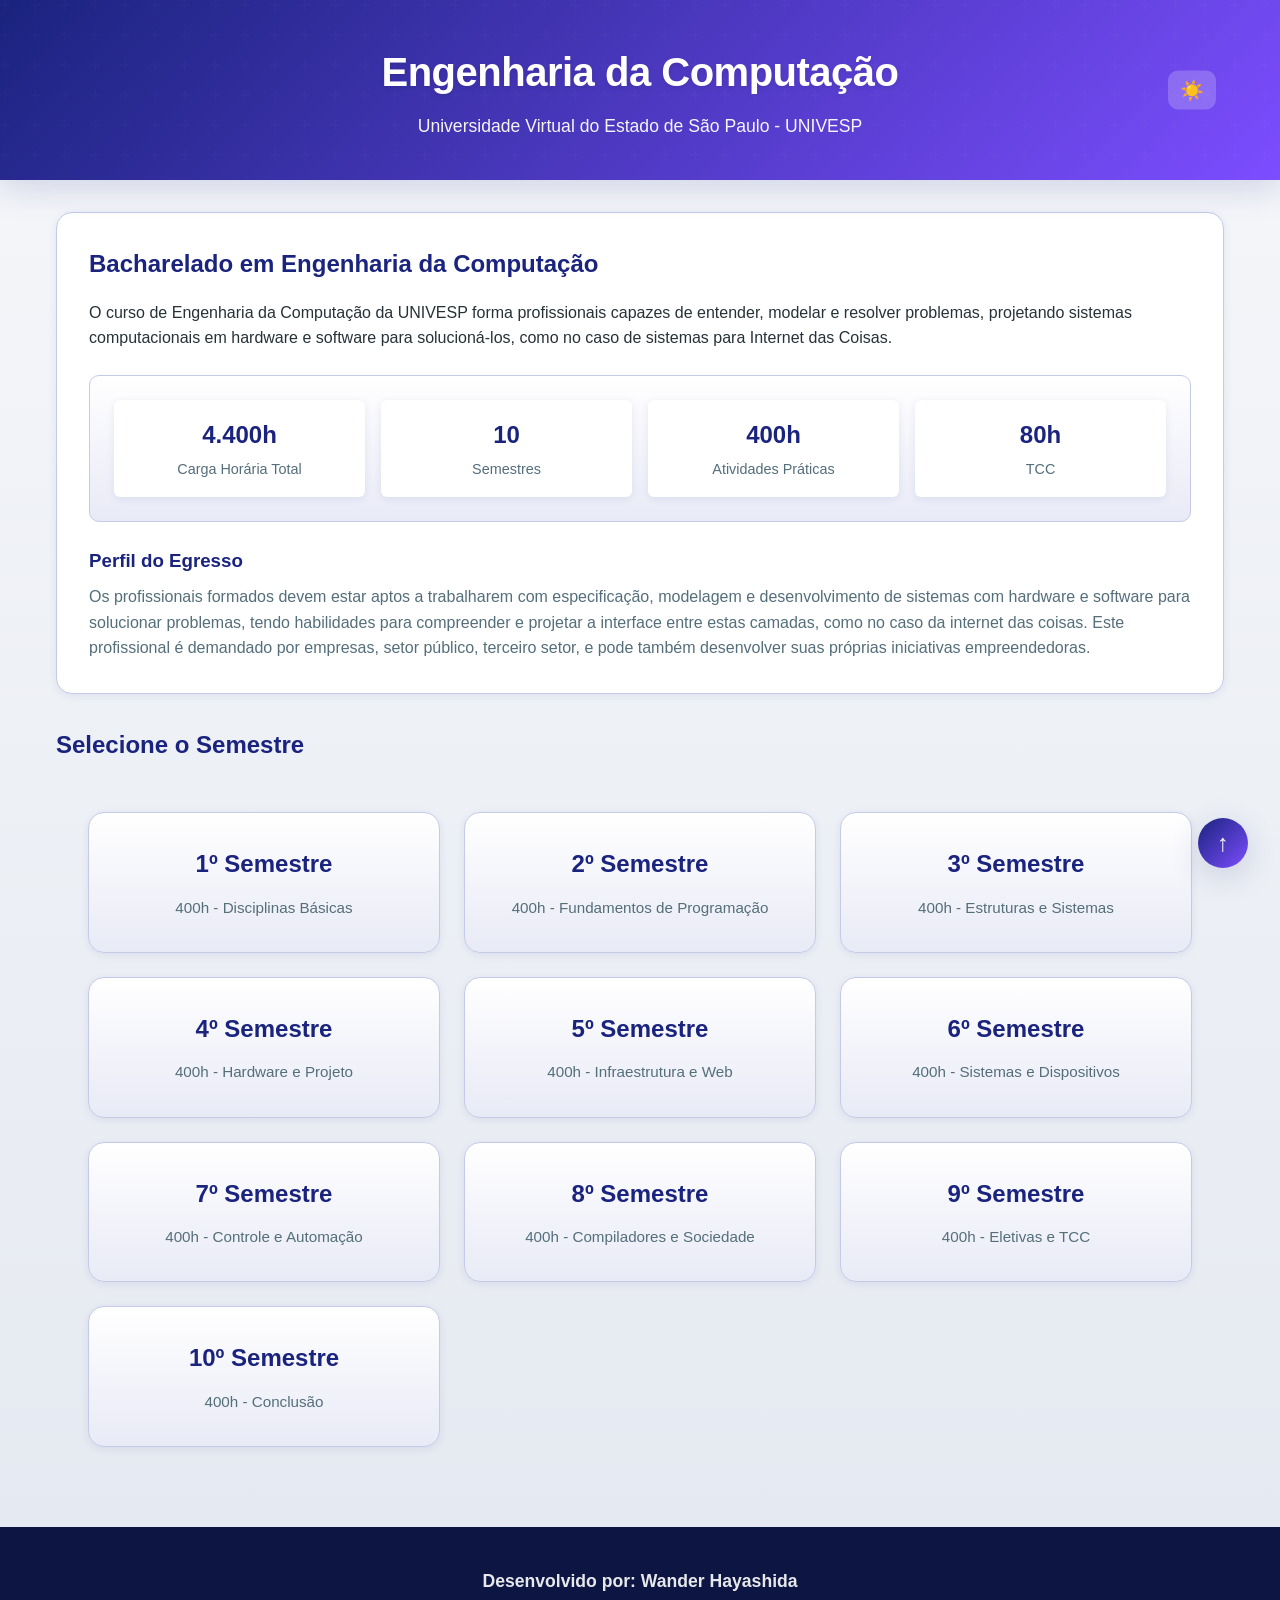
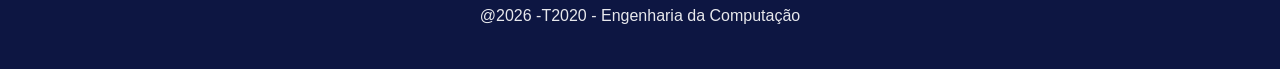
<file: index.html>
<!DOCTYPE html>
<html lang="pt-BR">
<head>
    <meta charset="UTF-8">
    <meta name="viewport" content="width=device-width, initial-scale=1.0, maximum-scale=1.0, user-scalable=no">
    <title>Engenharia da Computação - UNIVESP</title>
    <link rel="stylesheet" href="css/style.css">
</head>
<body>
    <div id="header-container"></div>
    
    <main>
        <div class="intro">
            <h2>Bacharelado em Engenharia da Computação</h2>
            <p>O curso de Engenharia da Computação da UNIVESP forma profissionais capazes de entender, modelar e resolver problemas, projetando sistemas computacionais em hardware e software para solucioná-los, como no caso de sistemas para Internet das Coisas.</p>
            
            <div class="course-info">
                <div>
                    <strong>4.400h</strong>
                    <span>Carga Horária Total</span>
                </div>
                <div>
                    <strong>10</strong>
                    <span>Semestres</span>
                </div>
                <div>
                    <strong>400h</strong>
                    <span>Atividades Práticas</span>
                </div>
                <div>
                    <strong>80h</strong>
                    <span>TCC</span>
                </div>
            </div>
            
            <h3 style="margin-top: 1.5rem; color: var(--primary);">Perfil do Egresso</h3>
            <p style="margin-top: 0.5rem; color: var(--text-light);">Os profissionais formados devem estar aptos a trabalharem com especificação, modelagem e desenvolvimento de sistemas com hardware e software para solucionar problemas, tendo habilidades para compreender e projetar a interface entre estas camadas, como no caso da internet das coisas. Este profissional é demandado por empresas, setor público, terceiro setor, e pode também desenvolver suas próprias iniciativas empreendedoras.</p>
        </div>
        
        <h2 style="color: var(--primary); margin-bottom: 1rem;">Selecione o Semestre</h2>
        
        <div class="dashboard-grid">
            <a href="pages/semestre1.html" class="dashboard-card">
                <h3>1º Semestre</h3>
                <p>400h - Disciplinas Básicas</p>
            </a>
            <a href="pages/semestre2.html" class="dashboard-card">
                <h3>2º Semestre</h3>
                <p>400h - Fundamentos de Programação</p>
            </a>
            <a href="pages/semestre3.html" class="dashboard-card">
                <h3>3º Semestre</h3>
                <p>400h - Estruturas e Sistemas</p>
            </a>
            <a href="pages/semestre4.html" class="dashboard-card">
                <h3>4º Semestre</h3>
                <p>400h - Hardware e Projeto</p>
            </a>
            <a href="pages/semestre5.html" class="dashboard-card">
                <h3>5º Semestre</h3>
                <p>400h - Infraestrutura e Web</p>
            </a>
            <a href="pages/semestre6.html" class="dashboard-card">
                <h3>6º Semestre</h3>
                <p>400h - Sistemas e Dispositivos</p>
            </a>
            <a href="pages/semestre7.html" class="dashboard-card">
                <h3>7º Semestre</h3>
                <p>400h - Controle e Automação</p>
            </a>
            <a href="pages/semestre8.html" class="dashboard-card">
                <h3>8º Semestre</h3>
                <p>400h - Compiladores e Sociedade</p>
            </a>
            <a href="pages/semestre9.html" class="dashboard-card">
                <h3>9º Semestre</h3>
                <p>400h - Eletivas e TCC</p>
            </a>
            <a href="pages/semestre10.html" class="dashboard-card">
                <h3>10º Semestre</h3>
                <p>400h - Conclusão</p>
            </a>
        </div>
    </main>
    
    <div id="footer-container"></div>
    
    <a href="#" class="back-to-top">↑</a>
    <script src="js/components.js"></script>
</body>
</html>
</file>
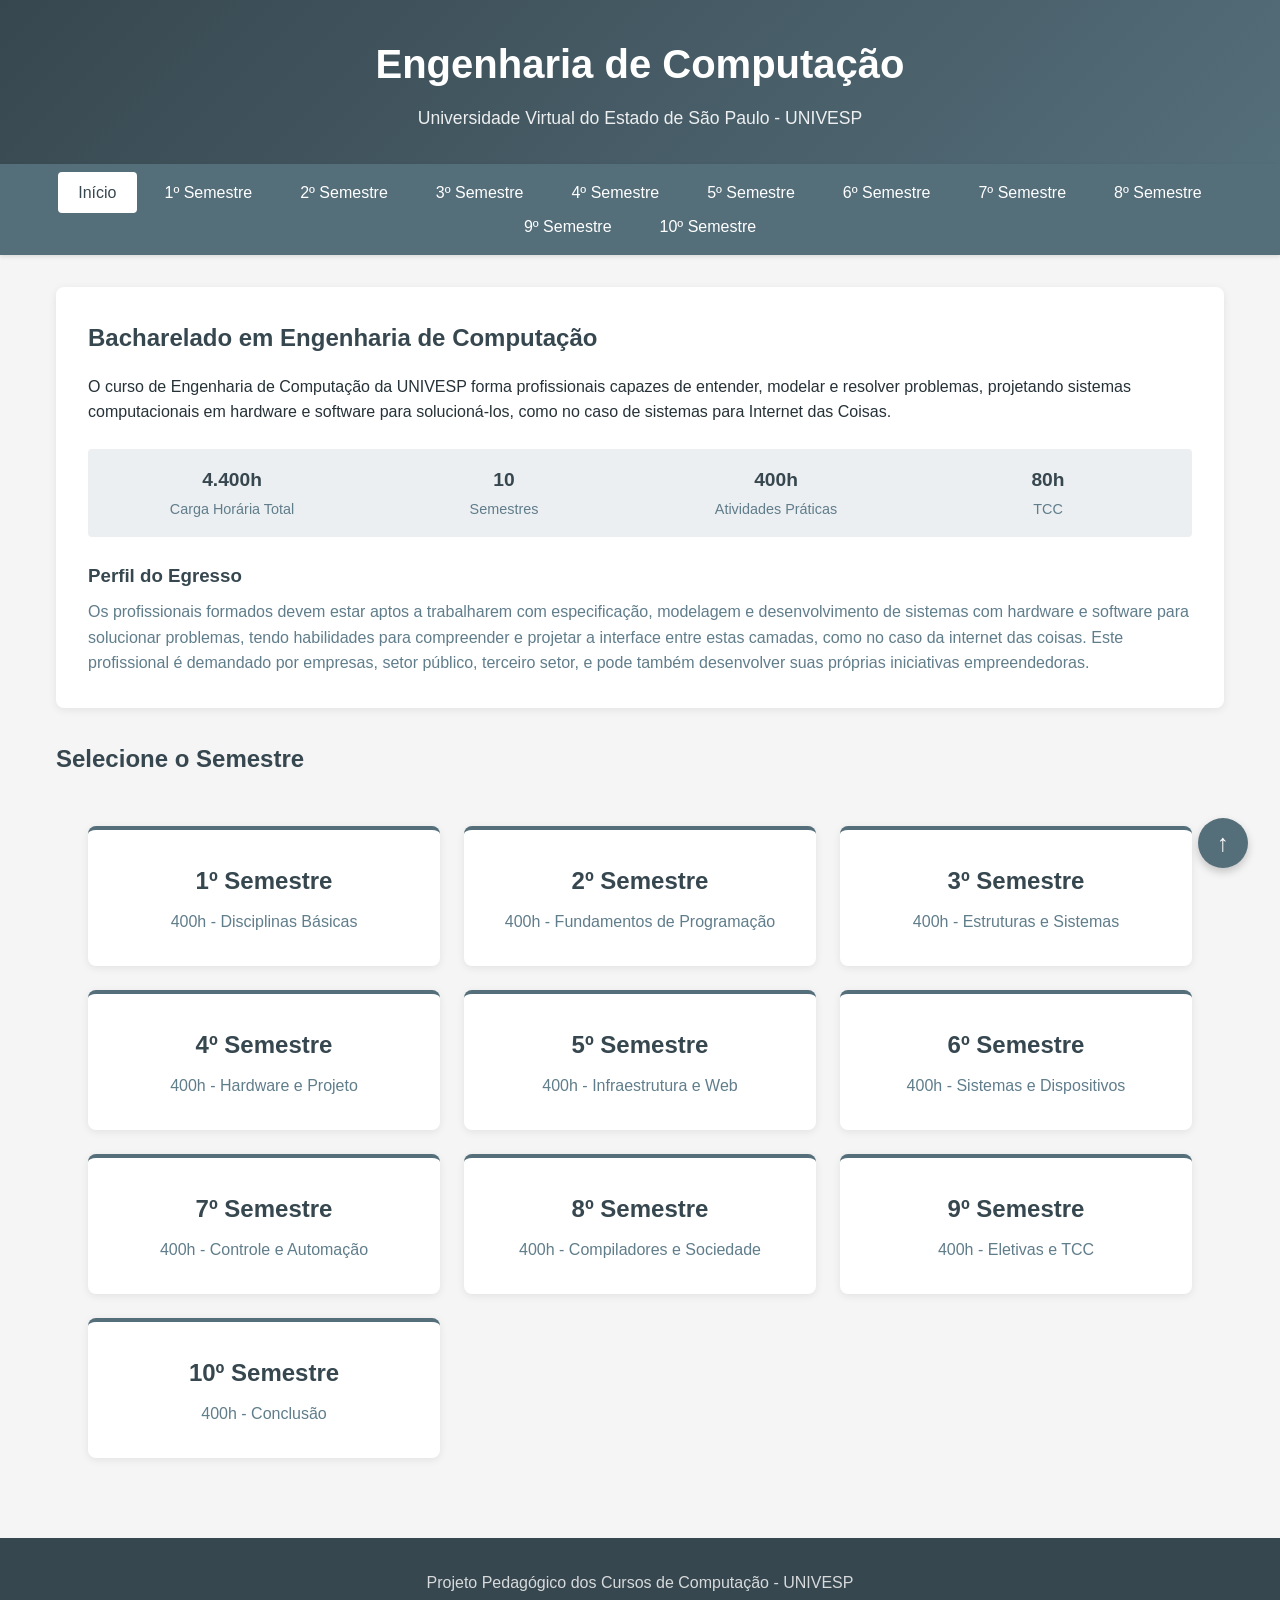
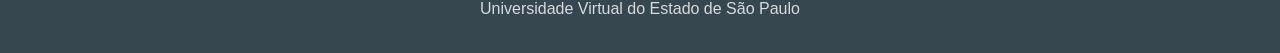
<file: dashboard/index.html>
<!DOCTYPE html>
<html lang="pt-BR">
<head>
    <meta charset="UTF-8">
    <meta name="viewport" content="width=device-width, initial-scale=1.0, maximum-scale=1.0, user-scalable=no">
    <title>Engenharia de Computação - UNIVESP</title>
    <link rel="stylesheet" href="style.css">
</head>
<body>
    <header>
        <h1>Engenharia de Computação</h1>
        <p>Universidade Virtual do Estado de São Paulo - UNIVESP</p>
    </header>
    
    <nav>
        <input type="checkbox" id="menu-checkbox" class="menu-checkbox">
        <label for="menu-checkbox" class="menu-toggle">
            <span></span>
            <span></span>
            <span></span>
        </label>
        <ul>
            <li><a href="index.html" class="active">Início</a></li>
            <li><a href="semestre1.html">1º Semestre</a></li>
            <li><a href="semestre2.html">2º Semestre</a></li>
            <li><a href="semestre3.html">3º Semestre</a></li>
            <li><a href="semestre4.html">4º Semestre</a></li>
            <li><a href="semestre5.html">5º Semestre</a></li>
            <li><a href="semestre6.html">6º Semestre</a></li>
            <li><a href="semestre7.html">7º Semestre</a></li>
            <li><a href="semestre8.html">8º Semestre</a></li>
            <li><a href="semestre9.html">9º Semestre</a></li>
            <li><a href="semestre10.html">10º Semestre</a></li>
        </ul>
    </nav>
    
    <main>
        <div class="intro">
            <h2>Bacharelado em Engenharia de Computação</h2>
            <p>O curso de Engenharia de Computação da UNIVESP forma profissionais capazes de entender, modelar e resolver problemas, projetando sistemas computacionais em hardware e software para solucioná-los, como no caso de sistemas para Internet das Coisas.</p>
            
            <div class="course-info">
                <div>
                    <strong>4.400h</strong>
                    <span>Carga Horária Total</span>
                </div>
                <div>
                    <strong>10</strong>
                    <span>Semestres</span>
                </div>
                <div>
                    <strong>400h</strong>
                    <span>Atividades Práticas</span>
                </div>
                <div>
                    <strong>80h</strong>
                    <span>TCC</span>
                </div>
            </div>
            
            <h3 style="margin-top: 1.5rem; color: var(--primary);">Perfil do Egresso</h3>
            <p style="margin-top: 0.5rem; color: var(--text-light);">Os profissionais formados devem estar aptos a trabalharem com especificação, modelagem e desenvolvimento de sistemas com hardware e software para solucionar problemas, tendo habilidades para compreender e projetar a interface entre estas camadas, como no caso da internet das coisas. Este profissional é demandado por empresas, setor público, terceiro setor, e pode também desenvolver suas próprias iniciativas empreendedoras.</p>
        </div>
        
        <h2 style="color: var(--primary); margin-bottom: 1rem;">Selecione o Semestre</h2>
        
        <div class="dashboard-grid">
            <a href="semestre1.html" class="dashboard-card">
                <h3>1º Semestre</h3>
                <p>400h - Disciplinas Básicas</p>
            </a>
            <a href="semestre2.html" class="dashboard-card">
                <h3>2º Semestre</h3>
                <p>400h - Fundamentos de Programação</p>
            </a>
            <a href="semestre3.html" class="dashboard-card">
                <h3>3º Semestre</h3>
                <p>400h - Estruturas e Sistemas</p>
            </a>
            <a href="semestre4.html" class="dashboard-card">
                <h3>4º Semestre</h3>
                <p>400h - Hardware e Projeto</p>
            </a>
            <a href="semestre5.html" class="dashboard-card">
                <h3>5º Semestre</h3>
                <p>400h - Infraestrutura e Web</p>
            </a>
            <a href="semestre6.html" class="dashboard-card">
                <h3>6º Semestre</h3>
                <p>400h - Sistemas e Dispositivos</p>
            </a>
            <a href="semestre7.html" class="dashboard-card">
                <h3>7º Semestre</h3>
                <p>400h - Controle e Automação</p>
            </a>
            <a href="semestre8.html" class="dashboard-card">
                <h3>8º Semestre</h3>
                <p>400h - Compiladores e Sociedade</p>
            </a>
            <a href="semestre9.html" class="dashboard-card">
                <h3>9º Semestre</h3>
                <p>400h - Eletivas e TCC</p>
            </a>
            <a href="semestre10.html" class="dashboard-card">
                <h3>10º Semestre</h3>
                <p>400h - Conclusão</p>
            </a>
        </div>
    </main>
    
    <footer>
        <p>Projeto Pedagógico dos Cursos de Computação - UNIVESP</p>
        <p>Universidade Virtual do Estado de São Paulo</p>
    </footer>
    
    <a href="#" class="back-to-top">↑</a>
</body>
</html>
</file>
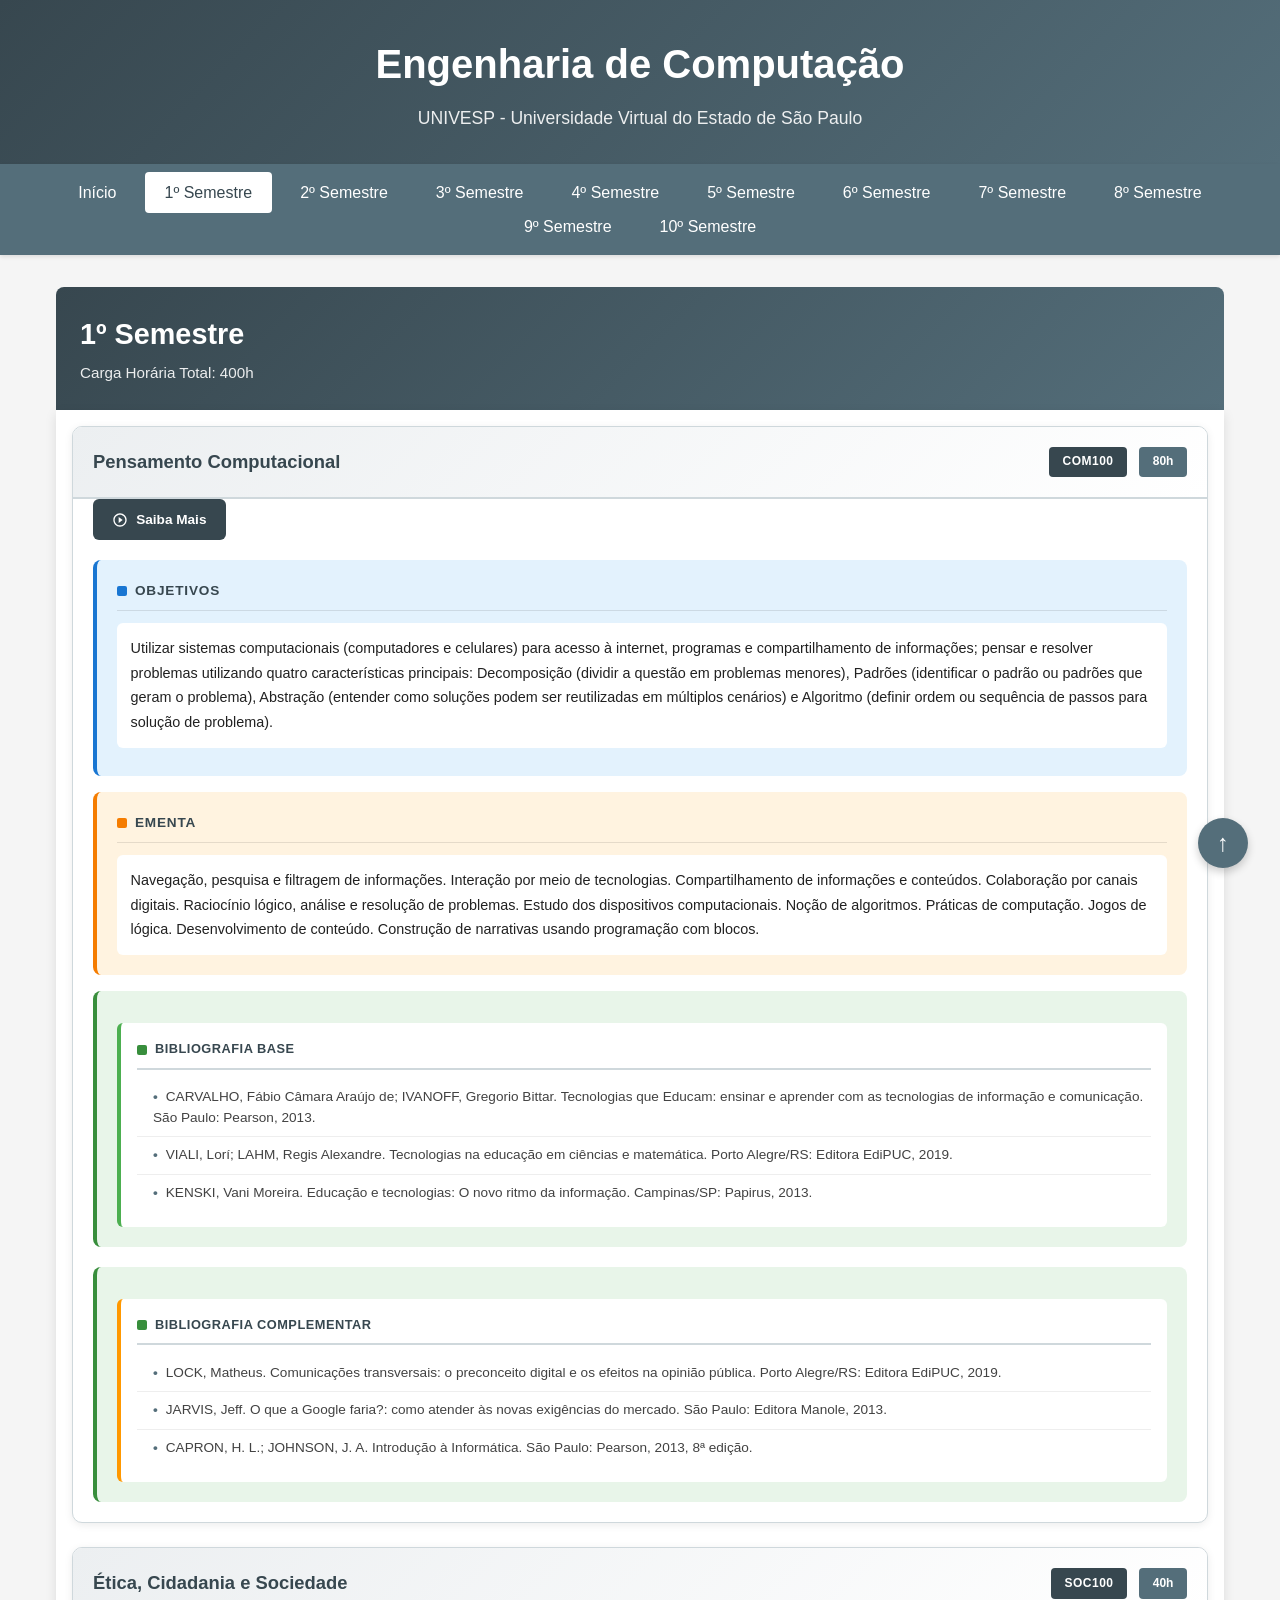
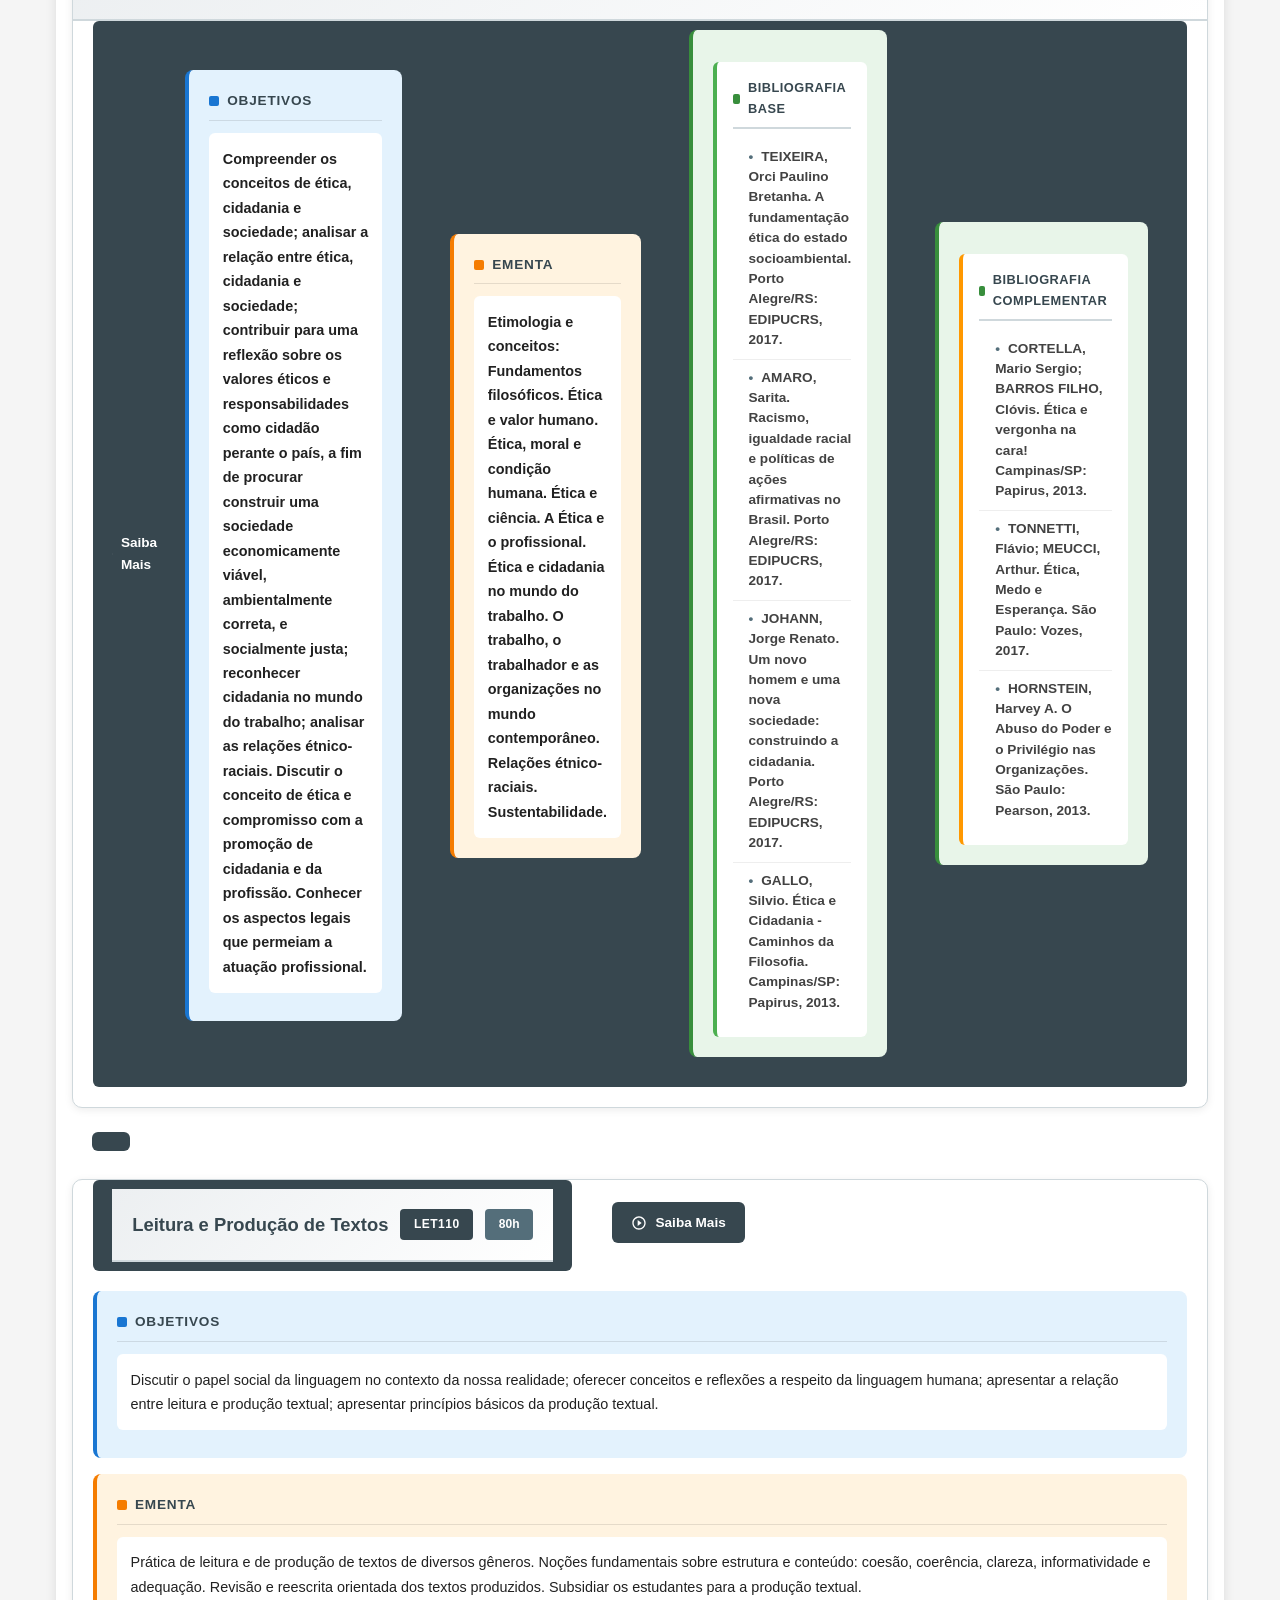
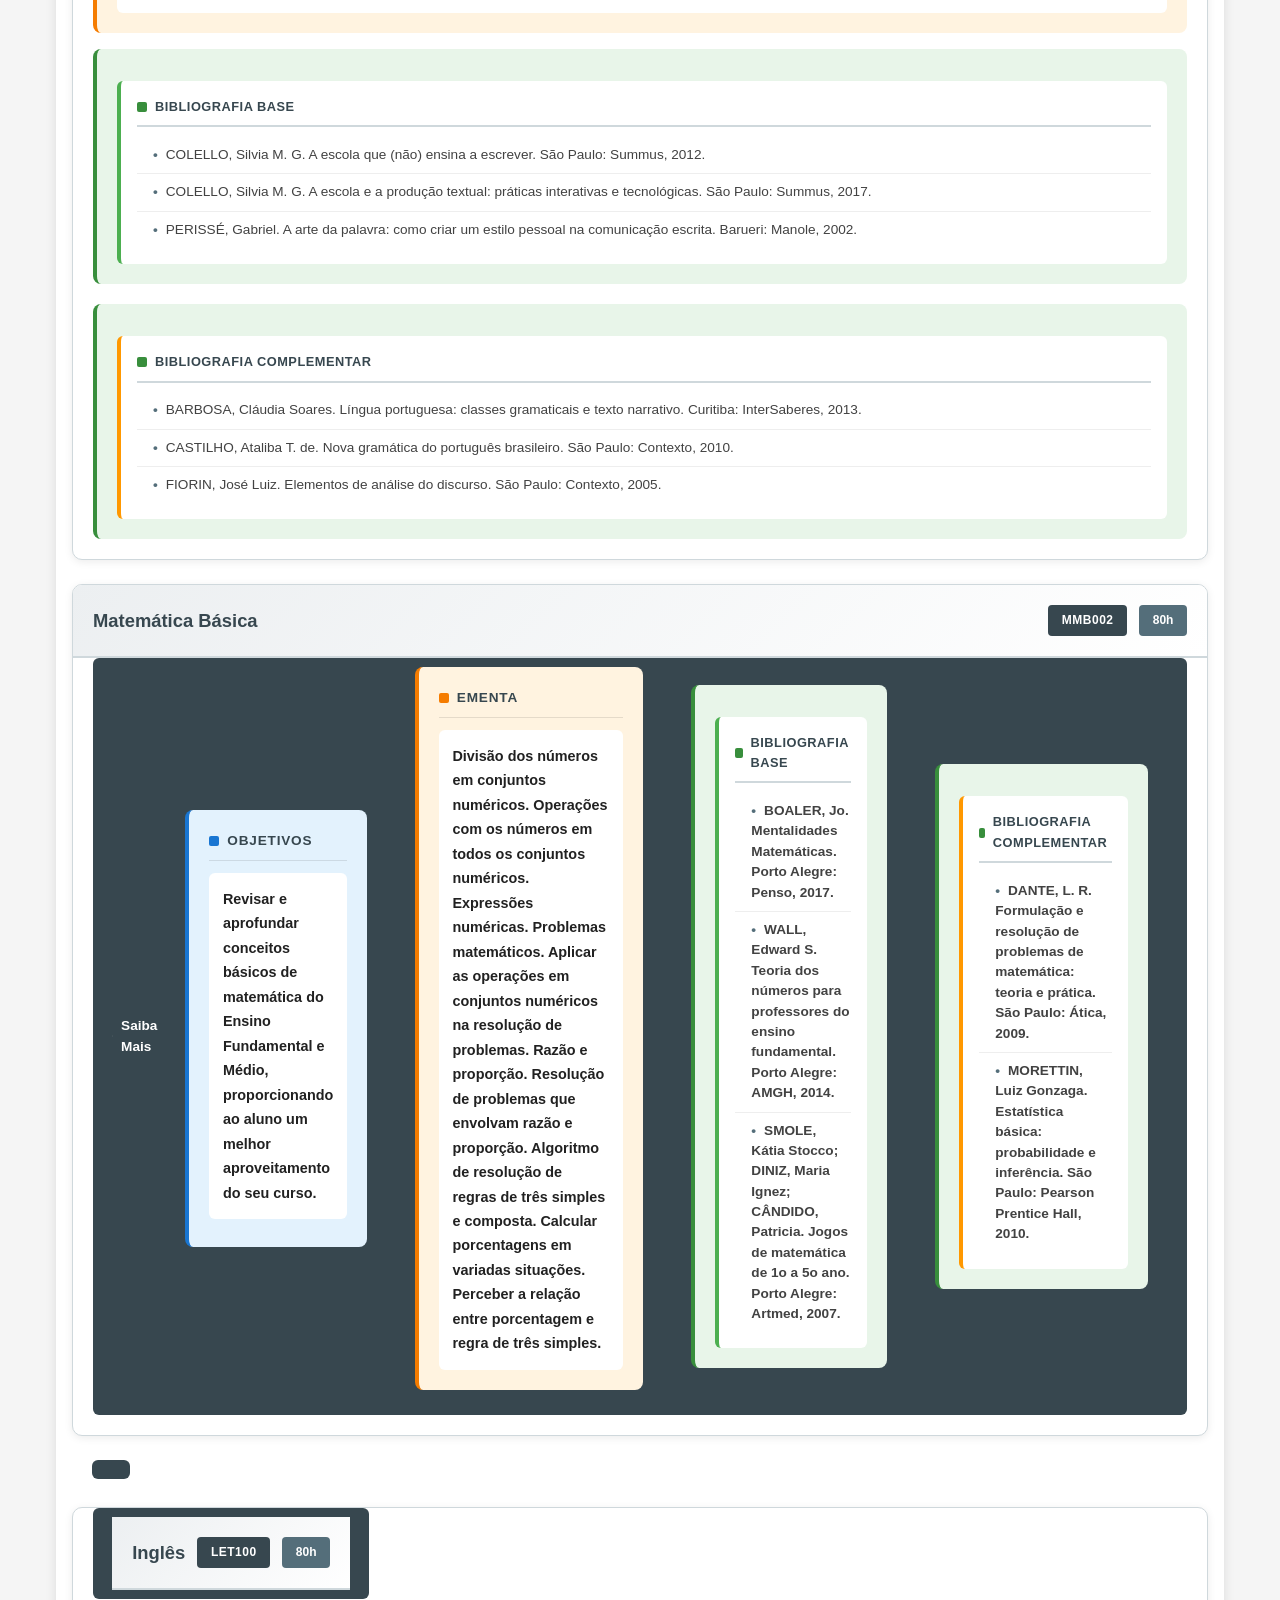
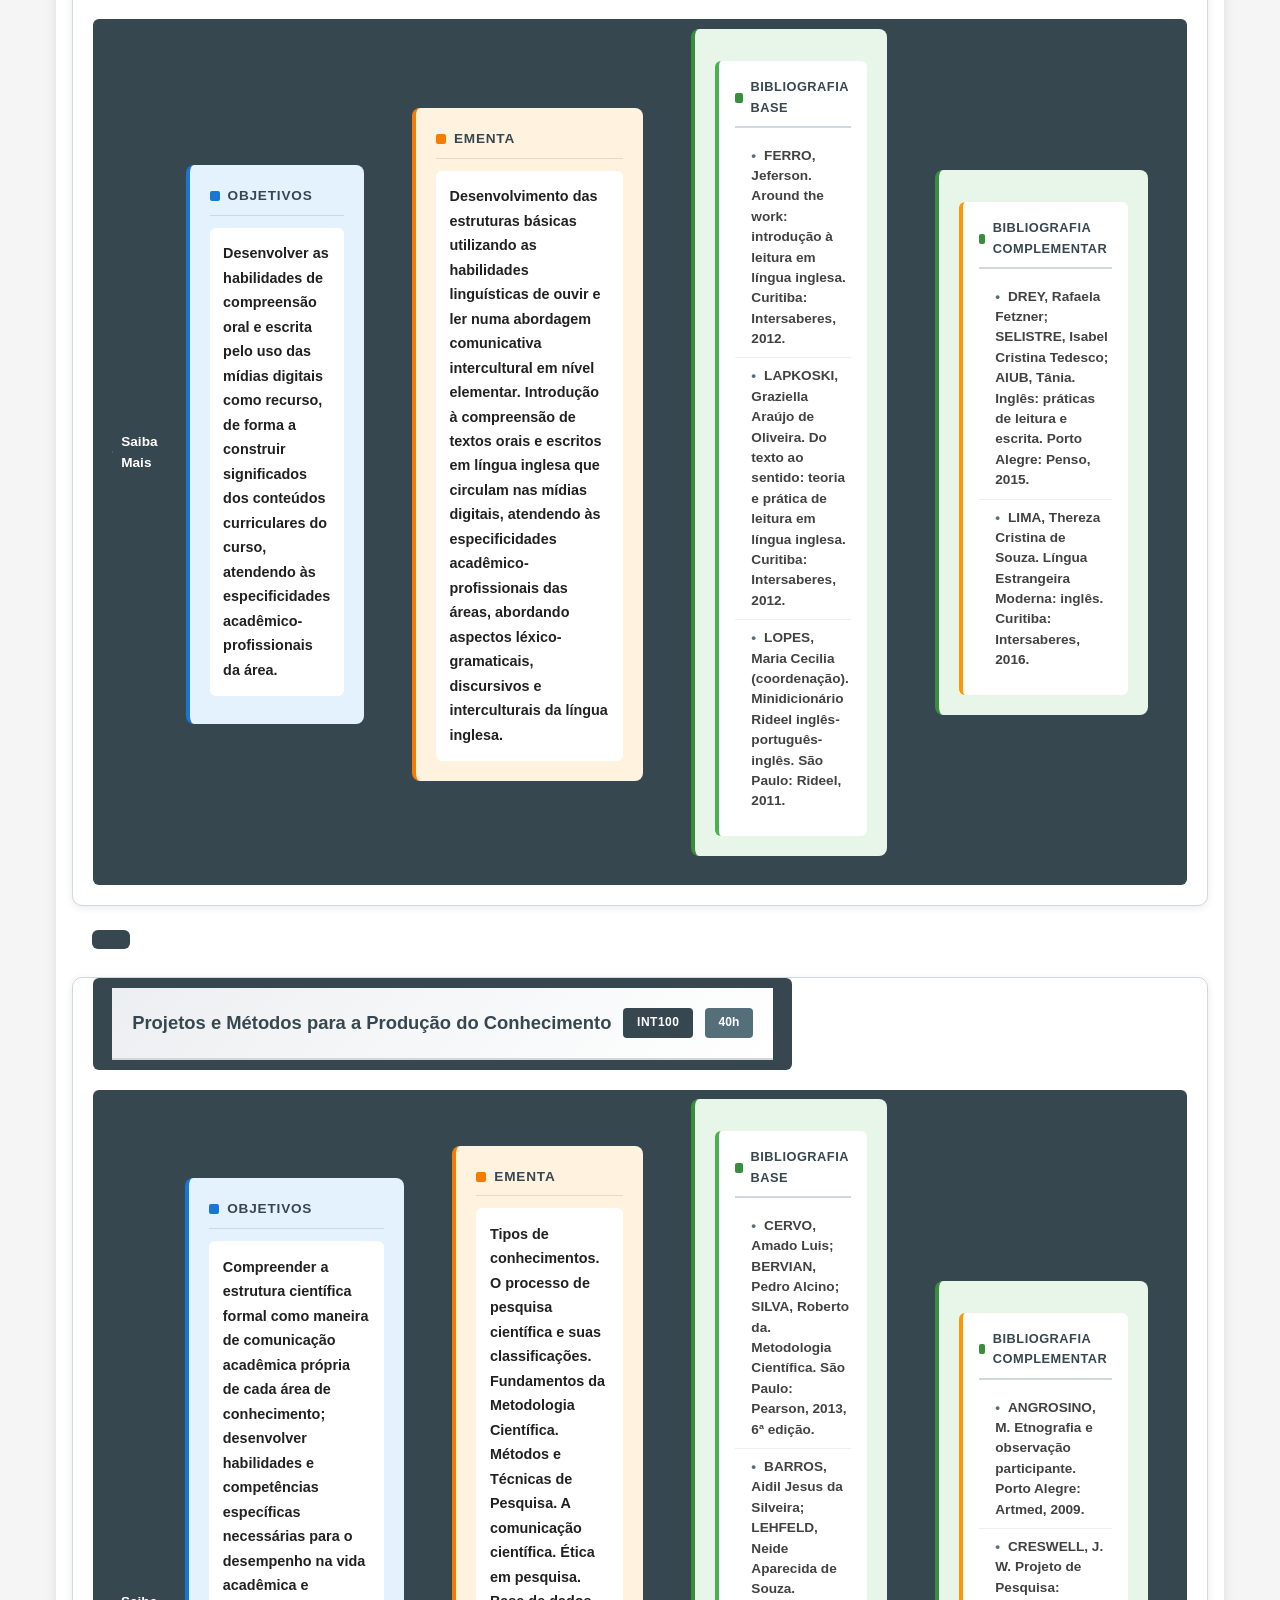
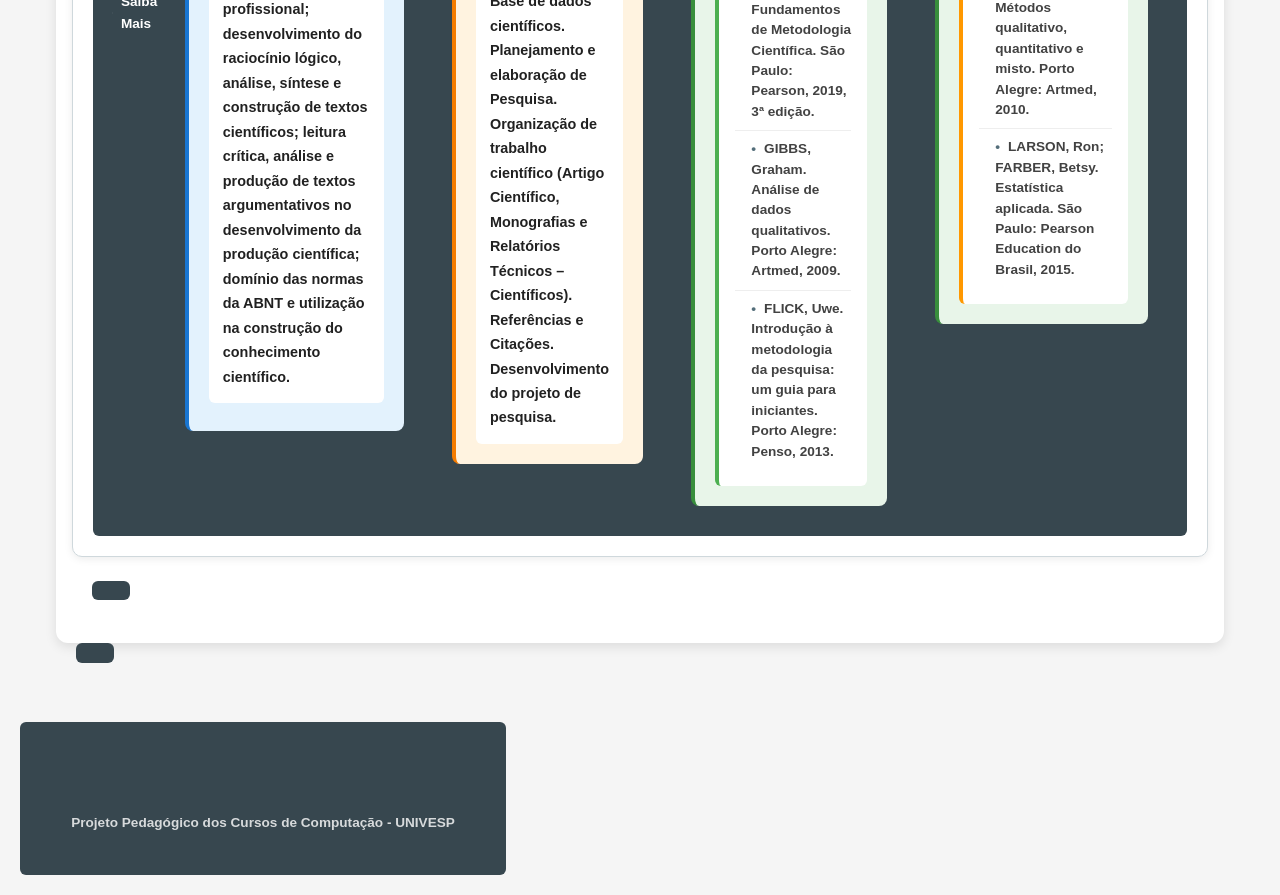
<file: dashboard/semestre1.html>
<!DOCTYPE html>
<html lang="pt-BR">
<head>
    <meta charset="UTF-8">
    <meta name="viewport" content="width=device-width, initial-scale=1.0, maximum-scale=1.0, user-scalable=no">
    <title>1º Semestre - Engenharia de Computação</title>
    <link rel="stylesheet" href="style.css">
</head>
<body>
    <header>
        <h1>Engenharia de Computação</h1>
        <p>UNIVESP - Universidade Virtual do Estado de São Paulo</p>
    </header>
    
    <nav>
        <input type="checkbox" id="menu-checkbox" class="menu-checkbox">
        <label for="menu-checkbox" class="menu-toggle">
            <span></span>
            <span></span>
            <span></span>
        </label>
        <ul>
            <li><a href="index.html">Início</a></li>
            <li><a href="semestre1.html" class="active">1º Semestre</a></li>
            <li><a href="semestre2.html">2º Semestre</a></li>
            <li><a href="semestre3.html">3º Semestre</a></li>
            <li><a href="semestre4.html">4º Semestre</a></li>
            <li><a href="semestre5.html">5º Semestre</a></li>
            <li><a href="semestre6.html">6º Semestre</a></li>
            <li><a href="semestre7.html">7º Semestre</a></li>
            <li><a href="semestre8.html">8º Semestre</a></li>
            <li><a href="semestre9.html">9º Semestre</a></li>
            <li><a href="semestre10.html">10º Semestre</a></li>
        </ul>
    </nav>
    
    <main>
        <div class="semester-header">
            <h2>1º Semestre</h2>
            <p class="total-hours">Carga Horária Total: 400h</p>
        </div>
        
        <div class="disciplines-container">
            <!-- Pensamento Computacional -->
            <div class="discipline-card">
                <div class="discipline-header">
                    <h3 class="discipline-title">Pensamento Computacional</h3>
                    <span class="discipline-code">COM100</span>
                    <span class="discipline-hours">80h</span>
                </div>
                <a href="https://www.google.com/search?q=Pensamento+Computacional+curso+video&tbm=vid" target="_blank" class="saiba-mais-btn">
                    <svg xmlns="http://www.w3.org/2000/svg" viewBox="0 0 24 24" fill="currentColor"><path d="M10 16.5l6-4.5-6-4.5v9zM12 2C6.48 2 2 6.48 2 12s4.48 10 10 10 10-4.48 10-10S17.52 2 12 2zm0 18c-4.41 0-8-3.59-8-8s3.59-8 8-8 8 3.59 8 8-3.59 8-8 8z"/></svg>
                    Saiba Mais
                </a>
                <div class="discipline-section objectives-section">
                    <h4>Objetivos</h4>
                    <p class="objectives">Utilizar sistemas computacionais (computadores e celulares) para acesso à internet, programas e compartilhamento de informações; pensar e resolver problemas utilizando quatro características principais: Decomposição (dividir a questão em problemas menores), Padrões (identificar o padrão ou padrões que geram o problema), Abstração (entender como soluções podem ser reutilizadas em múltiplos cenários) e Algoritmo (definir ordem ou sequência de passos para solução de problema).</p>
                </div>
                <div class="discipline-section ementa-section">
                    <h4>Ementa</h4>
                    <p class="ementa">Navegação, pesquisa e filtragem de informações. Interação por meio de tecnologias. Compartilhamento de informações e conteúdos. Colaboração por canais digitais. Raciocínio lógico, análise e resolução de problemas. Estudo dos dispositivos computacionais. Noção de algoritmos. Práticas de computação. Jogos de lógica. Desenvolvimento de conteúdo. Construção de narrativas usando programação com blocos.</p>
                </div>
                <div class="discipline-section bibliography-section">
                    <div class="bibliography base-bibliography">
                        <h4>Bibliografia Base</h4>
                        <ul>
                            <li>CARVALHO, Fábio Câmara Araújo de; IVANOFF, Gregorio Bittar. Tecnologias que Educam: ensinar e aprender com as tecnologias de informação e comunicação. São Paulo: Pearson, 2013.</li>
                            <li>VIALI, Lorí; LAHM, Regis Alexandre. Tecnologias na educação em ciências e matemática. Porto Alegre/RS: Editora EdiPUC, 2019.</li>
                            <li>KENSKI, Vani Moreira. Educação e tecnologias: O novo ritmo da informação. Campinas/SP: Papirus, 2013.</li>
                        </ul>
                    </div>
                </div>
                <div class="discipline-section bibliography-section">
                    <div class="bibliography complement-bibliography">
                        <h4>Bibliografia Complementar</h4>
                        <ul>
                            <li>LOCK, Matheus. Comunicações transversais: o preconceito digital e os efeitos na opinião pública. Porto Alegre/RS: Editora EdiPUC, 2019.</li>
                            <li>JARVIS, Jeff. O que a Google faria?: como atender às novas exigências do mercado. São Paulo: Editora Manole, 2013.</li>
                            <li>CAPRON, H. L.; JOHNSON, J. A. Introdução à Informática. São Paulo: Pearson, 2013, 8ª edição.</li>
                        </ul>
                    </div>
                </div>
            </div>
            
            <!-- Ética, Cidadania e Sociedade -->
            <div class="discipline-card">
                <div class="discipline-header">
                    <h3 class="discipline-title">Ética, Cidadania e Sociedade</h3>
                    <span class="discipline-code">SOC100</span>
                    <span class="discipline-hours">40h</span>
                </div>
                <a href="https://www.google.com/search?q=Etica+Cidadania+e+Sociedade+curso+video&tbm=vid" target="_blank" class="saiba-mais-btn">
                    <svg xmlns="http://www.w3.org/2000/svg" viewBox="0 0 24 24" fill="currentColor"><path d="M10 16.5l6-4.5-6-4.5v9zM12 2C6.48 2 2 6.48 2 12s4.48 10 10 10 10-4.48 10-10S17.52 2 12 2zm0 18c-4.41 0-8-3.59-8-8s3.59-8 8-8 8 3.59 8 8-3.59 8-8 8z"/></svg>
                   Saiba Mais
                <div class="discipline-section objectives-section">
                    <h4>Objetivos</h4>
                    <p class="objectives">Compreender os conceitos de ética, cidadania e sociedade; analisar a relação entre ética, cidadania e sociedade; contribuir para uma reflexão sobre os valores éticos e responsabilidades como cidadão perante o país, a fim de procurar construir uma sociedade economicamente viável, ambientalmente correta, e socialmente justa; reconhecer cidadania no mundo do trabalho; analisar as relações étnico-raciais. Discutir o conceito de ética e compromisso com a promoção de cidadania e da profissão. Conhecer os aspectos legais que permeiam a atuação profissional.</p>
                </div>
                <div class="discipline-section ementa-section">
                    <h4>Ementa</h4>
                    <p class="ementa">Etimologia e conceitos: Fundamentos filosóficos. Ética e valor humano. Ética, moral e condição humana. Ética e ciência. A Ética e o profissional. Ética e cidadania no mundo do trabalho. O trabalho, o trabalhador e as organizações no mundo contemporâneo. Relações étnico-raciais. Sustentabilidade.</p>
                </div>
                <div class="discipline-section bibliography-section">
                    <div class="bibliography base-bibliography">
                        <h4>Bibliografia Base</h4>
                        <ul>
                            <li>TEIXEIRA, Orci Paulino Bretanha. A fundamentação ética do estado socioambiental. Porto Alegre/RS: EDIPUCRS, 2017.</li>
                            <li>AMARO, Sarita. Racismo, igualdade racial e políticas de ações afirmativas no Brasil. Porto Alegre/RS: EDIPUCRS, 2017.</li>
                            <li>JOHANN, Jorge Renato. Um novo homem e uma nova sociedade: construindo a cidadania. Porto Alegre/RS: EDIPUCRS, 2017.</li>
                            <li>GALLO, Silvio. Ética e Cidadania - Caminhos da Filosofia. Campinas/SP: Papirus, 2013.</li>
                        </ul>
                    </div>
                </div>
                <div class="discipline-section bibliography-section">
                    <div class="bibliography complement-bibliography">
                        <h4>Bibliografia Complementar</h4>
                        <ul>
                            <li>CORTELLA, Mario Sergio; BARROS FILHO, Clóvis. Ética e vergonha na cara! Campinas/SP: Papirus, 2013.</li>
                            <li>TONNETTI, Flávio; MEUCCI, Arthur. Ética, Medo e Esperança. São Paulo: Vozes, 2017.</li>
                            <li>HORNSTEIN, Harvey A. O Abuso do Poder e o Privilégio nas Organizações. São Paulo: Pearson, 2013.</li>
                        </ul>
                    </div>
                </div>
            </div>
            
            <!-- Leitura e Produção de Textos -->
            <div class="discipline-card">
                <div class="discipline-header">
                    <h3 class="discipline-title">Leitura e Produção de Textos</h3>
                    <span class="discipline-code">LET110</span>
                    <span class="discipline-hours">80h</span>
                </div>
                <a href="https://www.google.com/search?q=Leitura+e+Producao+de+Textos+curso+video&tbm=vid" target="_blank" class="saiba-mais-btn">
                    <svg xmlns="http://www.w3.org/2000/svg" viewBox="0 0 24 24" fill="currentColor"><path d="M10 16.5l6-4.5-6-4.5v9zM12 2C6.48 2 2 6.48 2 12s4.48 10 10 10 10-4.48 10-10S17.52 2 12 2zm0 18c-4.41 0-8-3.59-8-8s3.59-8 8-8 8 3.59 8 8-3.59 8-8 8z"/></svg>
                    Saiba Mais
                </a>
                <div class="discipline-section objectives-section">
                    <h4>Objetivos</h4>
                    <p class="objectives">Discutir o papel social da linguagem no contexto da nossa realidade; oferecer conceitos e reflexões a respeito da linguagem humana; apresentar a relação entre leitura e produção textual; apresentar princípios básicos da produção textual.</p>
                </div>
                <div class="discipline-section ementa-section">
                    <h4>Ementa</h4>
                    <p class="ementa">Prática de leitura e de produção de textos de diversos gêneros. Noções fundamentais sobre estrutura e conteúdo: coesão, coerência, clareza, informatividade e adequação. Revisão e reescrita orientada dos textos produzidos. Subsidiar os estudantes para a produção textual.</p>
                </div>
                <div class="discipline-section bibliography-section">
                    <div class="bibliography base-bibliography">
                        <h4>Bibliografia Base</h4>
                        <ul>
                            <li>COLELLO, Silvia M. G. A escola que (não) ensina a escrever. São Paulo: Summus, 2012.</li>
                            <li>COLELLO, Silvia M. G. A escola e a produção textual: práticas interativas e tecnológicas. São Paulo: Summus, 2017.</li>
                            <li>PERISSÉ, Gabriel. A arte da palavra: como criar um estilo pessoal na comunicação escrita. Barueri: Manole, 2002.</li>
                        </ul>
                    </div>
                </div>
                <div class="discipline-section bibliography-section">
                    <div class="bibliography complement-bibliography">
                        <h4>Bibliografia Complementar</h4>
                        <ul>
                            <li>BARBOSA, Cláudia Soares. Língua portuguesa: classes gramaticais e texto narrativo. Curitiba: InterSaberes, 2013.</li>
                            <li>CASTILHO, Ataliba T. de. Nova gramática do português brasileiro. São Paulo: Contexto, 2010.</li>
                            <li>FIORIN, José Luiz. Elementos de análise do discurso. São Paulo: Contexto, 2005.</li>
                        </ul>
                    </div>
                </div>
            </div>
            
            <!-- Matemática Básica -->
            <div class="discipline-card">
                <div class="discipline-header">
                    <h3 class="discipline-title">Matemática Básica</h3>
                    <span class="discipline-code">MMB002</span>
                    <span class="discipline-hours">80h</span>
                </div>
                <a href="https://www.google.com/search?q=Matematica+Basica+curso+video&tbm=vid" target="_blank" class="saiba-mais-btn">
                    <svg xmlns="http://www.w3.org/2000/svg" viewBox="0 0 24 24" fill="currentColor"><path d="M10 16.5l6-4.5-6-4.5v9zM12 2C6.48 2 2 6.48 2 12s4.48 10 10 10 10-4.48 10-10S17.52 2 12 2zm0 18c-4.41 0-8-3.59-8-8s3.59-8 8-8 8 3.59 8 8-3.59 8-8 8z"/></svg>
                   Saiba Mais
                <div class="discipline-section objectives-section">
                    <h4>Objetivos</h4>
                    <p class="objectives">Revisar e aprofundar conceitos básicos de matemática do Ensino Fundamental e Médio, proporcionando ao aluno um melhor aproveitamento do seu curso.</p>
                </div>
                <div class="discipline-section ementa-section">
                    <h4>Ementa</h4>
                    <p class="ementa">Divisão dos números em conjuntos numéricos. Operações com os números em todos os conjuntos numéricos. Expressões numéricas. Problemas matemáticos. Aplicar as operações em conjuntos numéricos na resolução de problemas. Razão e proporção. Resolução de problemas que envolvam razão e proporção. Algoritmo de resolução de regras de três simples e composta. Calcular porcentagens em variadas situações. Perceber a relação entre porcentagem e regra de três simples.</p>
                </div>
                <div class="discipline-section bibliography-section">
                    <div class="bibliography base-bibliography">
                        <h4>Bibliografia Base</h4>
                        <ul>
                            <li>BOALER, Jo. Mentalidades Matemáticas. Porto Alegre: Penso, 2017.</li>
                            <li>WALL, Edward S. Teoria dos números para professores do ensino fundamental. Porto Alegre: AMGH, 2014.</li>
                            <li>SMOLE, Kátia Stocco; DINIZ, Maria Ignez; CÂNDIDO, Patricia. Jogos de matemática de 1o a 5o ano. Porto Alegre: Artmed, 2007.</li>
                        </ul>
                    </div>
                </div>
                <div class="discipline-section bibliography-section">
                    <div class="bibliography complement-bibliography">
                        <h4>Bibliografia Complementar</h4>
                        <ul>
                            <li>DANTE, L. R. Formulação e resolução de problemas de matemática: teoria e prática. São Paulo: Ática, 2009.</li>
                            <li>MORETTIN, Luiz Gonzaga. Estatística básica: probabilidade e inferência. São Paulo: Pearson Prentice Hall, 2010.</li>
                        </ul>
                    </div>
                </div>
            </div>
            
            <!-- Inglês -->
            <div class="discipline-card">
                <div class="discipline-header">
                    <h3 class="discipline-title">Inglês</h3>
                    <span class="discipline-code">LET100</span>
                    <span class="discipline-hours">80h</span>
                </div>
                <a href="https://www.google.com/search?q=Ingles+curso+video+aula&tbm=vid" target="_blank" class="saiba-mais-btn">
                    <svg xmlns="http://www.w3.org/2000/svg" viewBox="0 0 24 24" fill="currentColor"><path d="M10 16.5l6-4.5-6-4.5v9zM12 2C6.48 2 2 6.48 2 12s4.48 10 10 10 10-4.48 10-10S17.52 2 12 2zm0 18c-4.41 0-8-3.59-8-8s3.59-8 8-8 8 3.59 8 8-3.59 8-8 8z"/></svg>
                  Saiba Mais
                <div class="discipline-section objectives-section">
                    <h4>Objetivos</h4>
                    <p class="objectives">Desenvolver as habilidades de compreensão oral e escrita pelo uso das mídias digitais como recurso, de forma a construir significados dos conteúdos curriculares do curso, atendendo às especificidades acadêmico-profissionais da área.</p>
                </div>
                <div class="discipline-section ementa-section">
                    <h4>Ementa</h4>
                    <p class="ementa">Desenvolvimento das estruturas básicas utilizando as habilidades linguísticas de ouvir e ler numa abordagem comunicativa intercultural em nível elementar. Introdução à compreensão de textos orais e escritos em língua inglesa que circulam nas mídias digitais, atendendo às especificidades acadêmico-profissionais das áreas, abordando aspectos léxico-gramaticais, discursivos e interculturais da língua inglesa.</p>
                </div>
                <div class="discipline-section bibliography-section">
                    <div class="bibliography base-bibliography">
                        <h4>Bibliografia Base</h4>
                        <ul>
                            <li>FERRO, Jeferson. Around the work: introdução à leitura em língua inglesa. Curitiba: Intersaberes, 2012.</li>
                            <li>LAPKOSKI, Graziella Araújo de Oliveira. Do texto ao sentido: teoria e prática de leitura em língua inglesa. Curitiba: Intersaberes, 2012.</li>
                            <li>LOPES, Maria Cecilia (coordenação). Minidicionário Rideel inglês-português-inglês. São Paulo: Rideel, 2011.</li>
                        </ul>
                    </div>
                </div>
                <div class="discipline-section bibliography-section">
                    <div class="bibliography complement-bibliography">
                        <h4>Bibliografia Complementar</h4>
                        <ul>
                            <li>DREY, Rafaela Fetzner; SELISTRE, Isabel Cristina Tedesco; AIUB, Tânia. Inglês: práticas de leitura e escrita. Porto Alegre: Penso, 2015.</li>
                            <li>LIMA, Thereza Cristina de Souza. Língua Estrangeira Moderna: inglês. Curitiba: Intersaberes, 2016.</li>
                        </ul>
                    </div>
                </div>
            </div>
            
            <!-- Projetos e Métodos para Produção do Conhecimento -->
            <div class="discipline-card">
                <div class="discipline-header">
                    <h3 class="discipline-title">Projetos e Métodos para a Produção do Conhecimento</h3>
                    <span class="discipline-code">INT100</span>
                    <span class="discipline-hours">40h</span>
                </div>
                <a href="https://www.google.com/search?q=Projetos+e+Metodos+para+Producao+do+Conhecimento+video&tbm=vid" target="_blank" class="saiba-mais-btn">
                    <svg xmlns="http://www.w3.org/2000/svg" viewBox="0 0 24 24" fill="currentColor"><path d="M10 16.5l6-4.5-6-4.5v9zM12 2C6.48 2 2 6.48 2 12s4.48 10 10 10 10-4.48 10-10S17.52 2 12 2zm0 18c-4.41 0-8-3.59-8-8s3.59-8 8-8 8 3.59 8 8-3.59 8-8 8z"/></svg>
                  Saiba Mais
                <div class="discipline-section objectives-section">
                    <h4>Objetivos</h4>
                    <p class="objectives">Compreender a estrutura científica formal como maneira de comunicação acadêmica própria de cada área de conhecimento; desenvolver habilidades e competências específicas necessárias para o desempenho na vida acadêmica e profissional; desenvolvimento do raciocínio lógico, análise, síntese e construção de textos científicos; leitura crítica, análise e produção de textos argumentativos no desenvolvimento da produção científica; domínio das normas da ABNT e utilização na construção do conhecimento científico.</p>
                </div>
                <div class="discipline-section ementa-section">
                    <h4>Ementa</h4>
                    <p class="ementa">Tipos de conhecimentos. O processo de pesquisa científica e suas classificações. Fundamentos da Metodologia Científica. Métodos e Técnicas de Pesquisa. A comunicação científica. Ética em pesquisa. Base de dados científicos. Planejamento e elaboração de Pesquisa. Organização de trabalho científico (Artigo Científico, Monografias e Relatórios Técnicos – Científicos). Referências e Citações. Desenvolvimento do projeto de pesquisa.</p>
                </div>
                <div class="discipline-section bibliography-section">
                    <div class="bibliography base-bibliography">
                        <h4>Bibliografia Base</h4>
                        <ul>
                            <li>CERVO, Amado Luis; BERVIAN, Pedro Alcino; SILVA, Roberto da. Metodologia Científica. São Paulo: Pearson, 2013, 6ª edição.</li>
                            <li>BARROS, Aidil Jesus da Silveira; LEHFELD, Neide Aparecida de Souza. Fundamentos de Metodologia Científica. São Paulo: Pearson, 2019, 3ª edição.</li>
                            <li>GIBBS, Graham. Análise de dados qualitativos. Porto Alegre: Artmed, 2009.</li>
                            <li>FLICK, Uwe. Introdução à metodologia da pesquisa: um guia para iniciantes. Porto Alegre: Penso, 2013.</li>
                        </ul>
                    </div>
                </div>
                <div class="discipline-section bibliography-section">
                    <div class="bibliography complement-bibliography">
                        <h4>Bibliografia Complementar</h4>
                        <ul>
                            <li>ANGROSINO, M. Etnografia e observação participante. Porto Alegre: Artmed, 2009.</li>
                            <li>CRESWELL, J. W. Projeto de Pesquisa: Métodos qualitativo, quantitativo e misto. Porto Alegre: Artmed, 2010.</li>
                            <li>LARSON, Ron; FARBER, Betsy. Estatística aplicada. São Paulo: Pearson Education do Brasil, 2015.</li>
                        </ul>
                    </div>
                </div>
            </div>
        </div>
    </main>
    
    <footer>
        <p>Projeto Pedagógico dos Cursos de Computação - UNIVESP</p>
    </footer>
    
    <a href="#" class="back-to-top">↑</a>
</body>
</html>
</file>
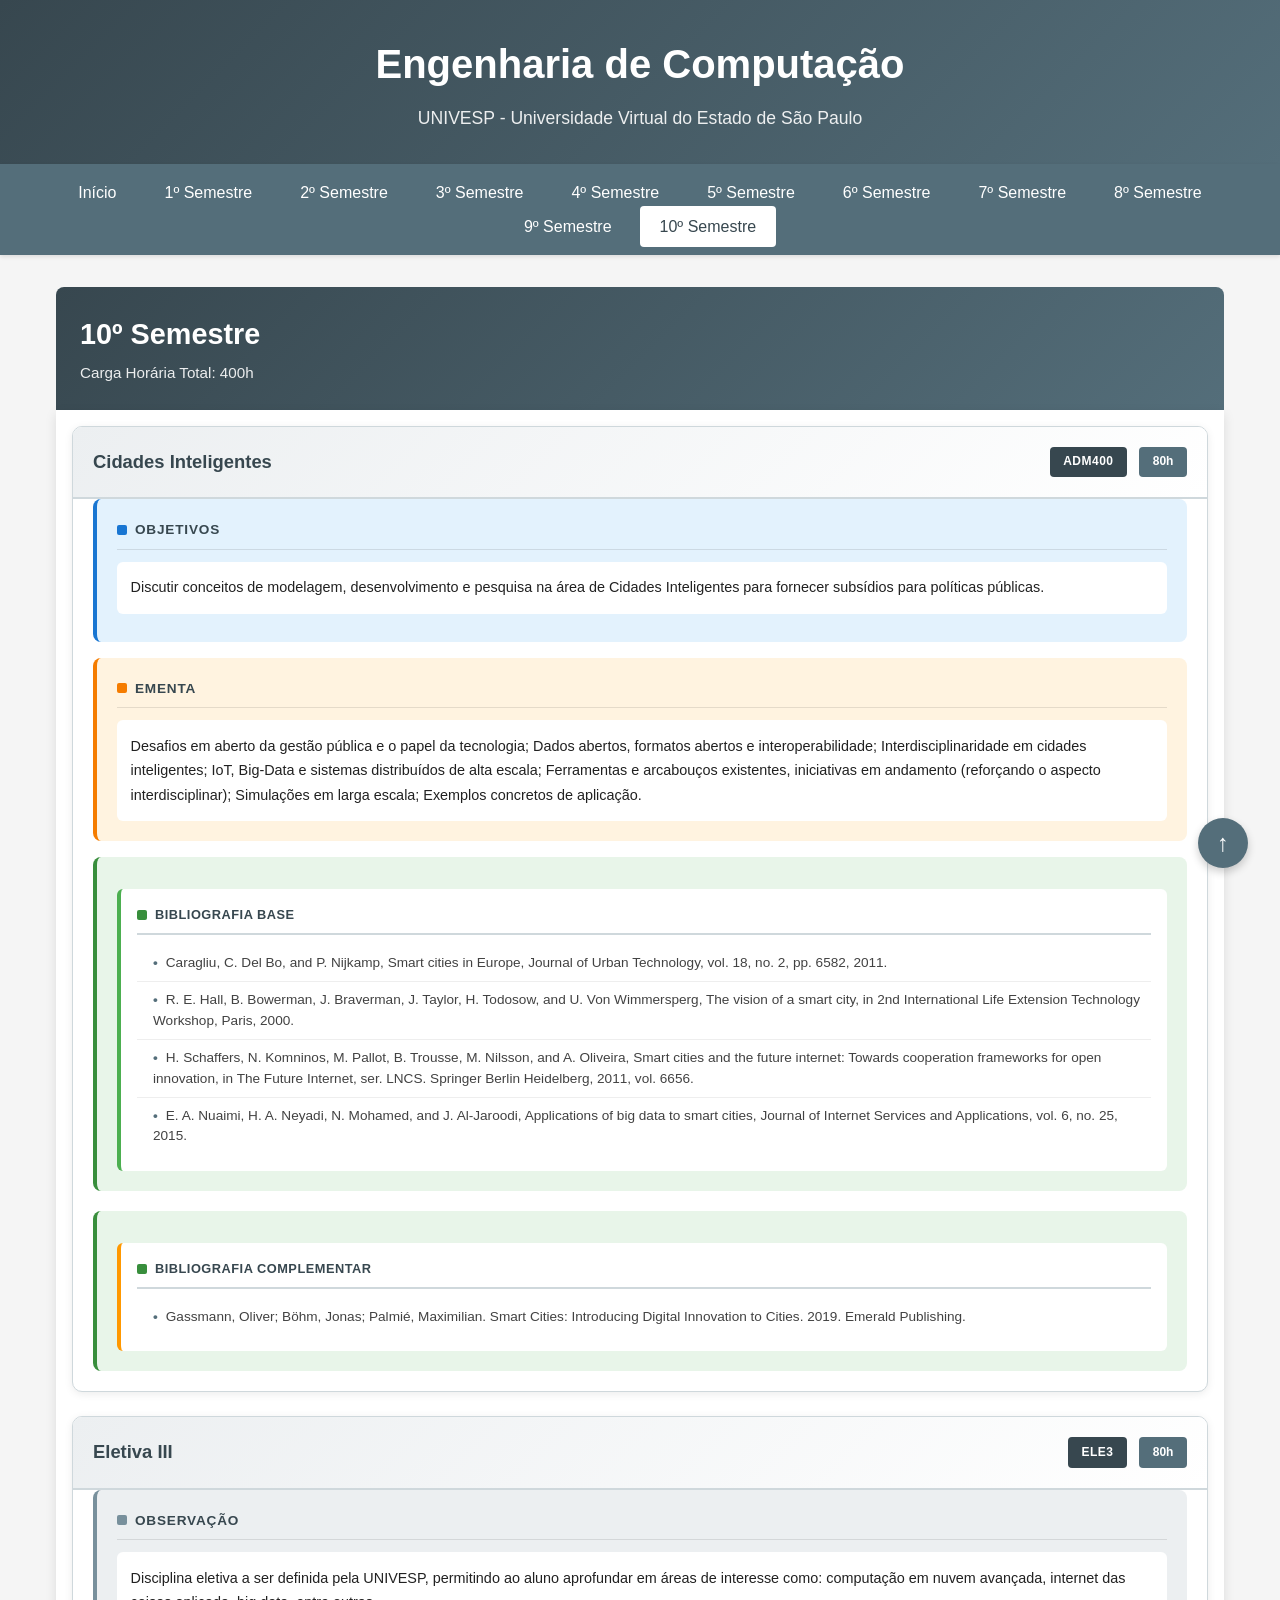
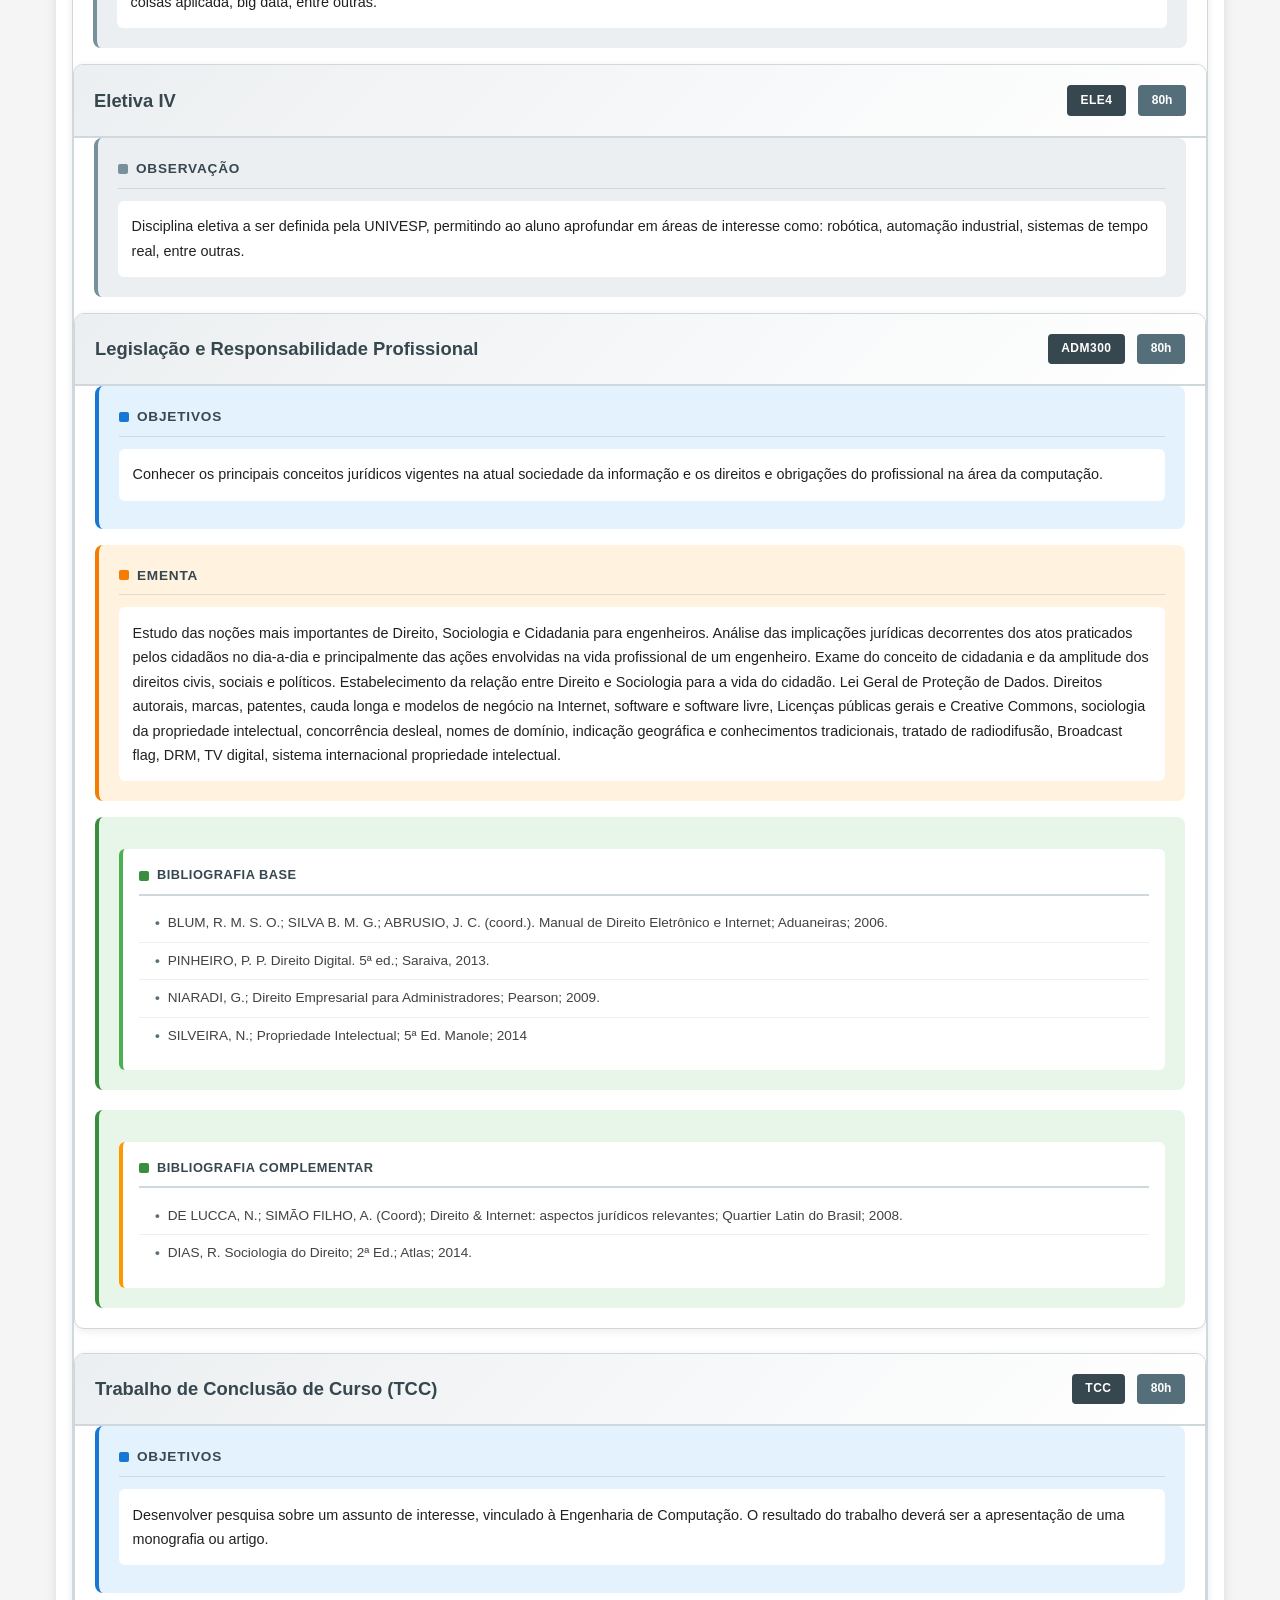
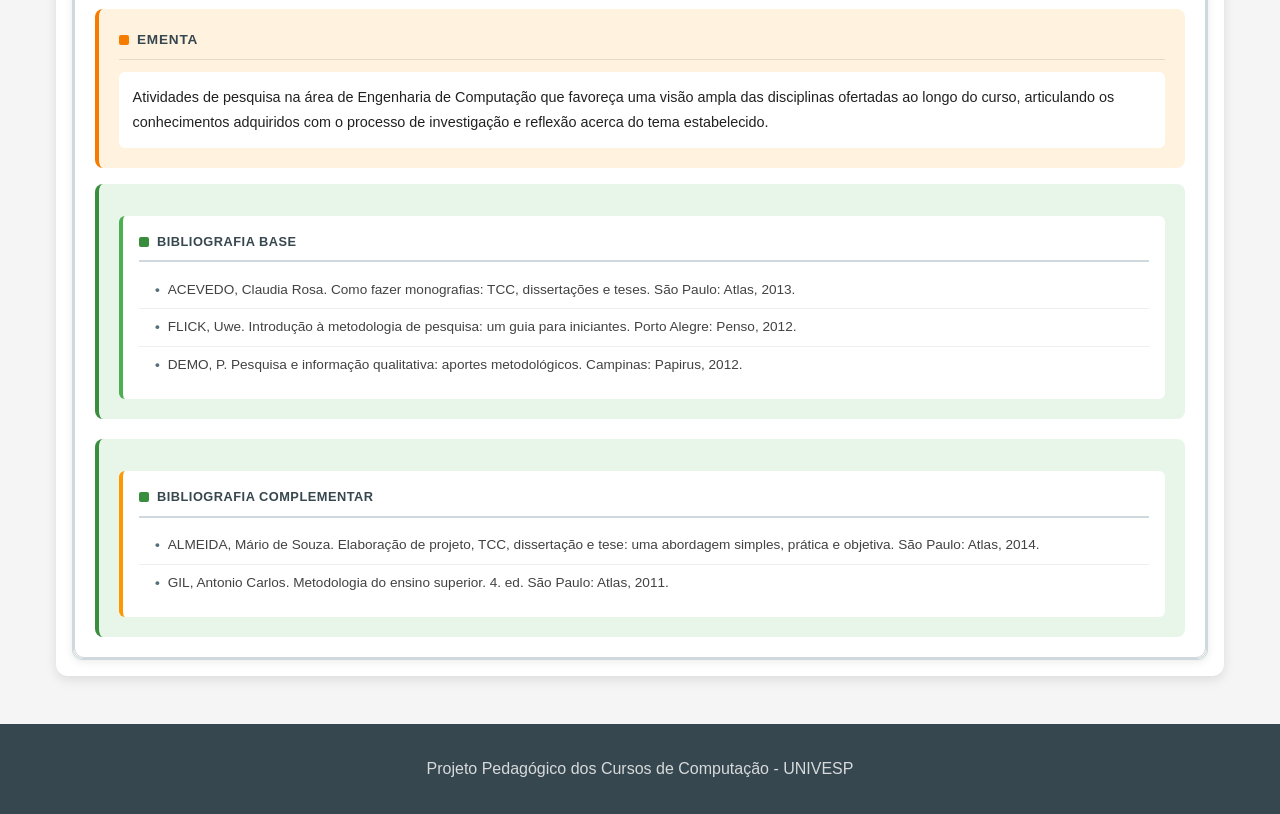
<file: dashboard/semestre10.html>
<!DOCTYPE html>
<html lang="pt-BR">
<head>
    <meta charset="UTF-8">
    <meta name="viewport" content="width=device-width, initial-scale=1.0, maximum-scale=1.0, user-scalable=no">
    <title>10º Semestre - Engenharia de Computação</title>
    <link rel="stylesheet" href="style.css">
</head>
<body>
    <header>
        <h1>Engenharia de Computação</h1>
        <p>UNIVESP - Universidade Virtual do Estado de São Paulo</p>
    </header>
    
<nav>
        <input type="checkbox" id="menu-checkbox" class="menu-checkbox">
        <label for="menu-checkbox" class="menu-toggle">
            <span></span>
            <span></span>
            <span></span>
        </label>
        <ul>
            <li><a href="index.html">Início</a></li>
            <li><a href="semestre1.html">1º Semestre</a></li>
            <li><a href="semestre2.html">2º Semestre</a></li>
            <li><a href="semestre3.html">3º Semestre</a></li>
            <li><a href="semestre4.html">4º Semestre</a></li>
            <li><a href="semestre5.html">5º Semestre</a></li>
            <li><a href="semestre6.html">6º Semestre</a></li>
            <li><a href="semestre7.html">7º Semestre</a></li>
            <li><a href="semestre8.html">8º Semestre</a></li>
            <li><a href="semestre9.html">9º Semestre</a></li>
            <li><a href="semestre10.html" class="active">10º Semestre</a></li>
        </ul>
    </nav>
    
    <main>
        <div class="semester-header">
            <h2>10º Semestre</h2>
            <p class="total-hours">Carga Horária Total: 400h</p>
        </div>
        
        <div class="disciplines-container">
            <!-- Cidades Inteligentes -->
            <div class="discipline-card">
                <div class="discipline-header">
                    <h3 class="discipline-title">Cidades Inteligentes</h3>
                    <span class="discipline-code">ADM400</span>
                    <span class="discipline-hours">80h</span>
                </div>
                <div class="discipline-section objectives-section">
                    <h4>Objetivos</h4>
                    <p class="objectives">Discutir conceitos de modelagem, desenvolvimento e pesquisa na área de Cidades Inteligentes para fornecer subsídios para políticas públicas.</p>
                </div>
                <div class="discipline-section ementa-section">
                    <h4>Ementa</h4>
                    <p class="ementa">Desafios em aberto da gestão pública e o papel da tecnologia; Dados abertos, formatos abertos e interoperabilidade; Interdisciplinaridade em cidades inteligentes; IoT, Big-Data e sistemas distribuídos de alta escala; Ferramentas e arcabouços existentes, iniciativas em andamento (reforçando o aspecto interdisciplinar); Simulações em larga escala; Exemplos concretos de aplicação.</p>
                </div>
                <div class="discipline-section bibliography-section">
                    <div class="bibliography base-bibliography">
                        <h4>Bibliografia Base</h4>
                        <ul>
                            <li>Caragliu, C. Del Bo, and P. Nijkamp, Smart cities in Europe, Journal of Urban Technology, vol. 18, no. 2, pp. 6582, 2011.</li>
                            <li>R. E. Hall, B. Bowerman, J. Braverman, J. Taylor, H. Todosow, and U. Von Wimmersperg, The vision of a smart city, in 2nd International Life Extension Technology Workshop, Paris, 2000.</li>
                            <li>H. Schaffers, N. Komninos, M. Pallot, B. Trousse, M. Nilsson, and A. Oliveira, Smart cities and the future internet: Towards cooperation frameworks for open innovation, in The Future Internet, ser. LNCS. Springer Berlin Heidelberg, 2011, vol. 6656.</li>
                            <li>E. A. Nuaimi, H. A. Neyadi, N. Mohamed, and J. Al-Jaroodi, Applications of big data to smart cities, Journal of Internet Services and Applications, vol. 6, no. 25, 2015.</li>
                        </ul>
                    </div>
                </div>
                <div class="discipline-section bibliography-section">
                    <div class="bibliography complement-bibliography">
                        <h4>Bibliografia Complementar</h4>
                        <ul>
                            <li>Gassmann, Oliver; Böhm, Jonas; Palmié, Maximilian. Smart Cities: Introducing Digital Innovation to Cities. 2019. Emerald Publishing.</li>
                        </ul>
                    </div>
                </div>
            </div>
            
            <!-- Eletiva III -->
            <div class="discipline-card">
                <div class="discipline-header">
                    <h3 class="discipline-title">Eletiva III</h3>
                    <span class="discipline-code">ELE3</span>
                    <span class="discipline-hours">80h</span>
                </div>
                <div class="discipline-section">
                    <h4>Observação</h4>
                    <p class="ementa">Disciplina eletiva a ser definida pela UNIVESP, permitindo ao aluno aprofundar em áreas de interesse como: computação em nuvem avançada, internet das coisas aplicada, big data, entre outras.</p>
                </div>
            
            <!-- Eletiva IV -->
            <div class="discipline-card">
                <div class="discipline-header">
                    <h3 class="discipline-title">Eletiva IV</h3>
                    <span class="discipline-code">ELE4</span>
                    <span class="discipline-hours">80h</span>
                </div>
                <div class="discipline-section">
                    <h4>Observação</h4>
                    <p class="ementa">Disciplina eletiva a ser definida pela UNIVESP, permitindo ao aluno aprofundar em áreas de interesse como: robótica, automação industrial, sistemas de tempo real, entre outras.</p>
                </div>
            
            <!-- Legislação e Responsabilidade Profissional -->
            <div class="discipline-card">
                <div class="discipline-header">
                    <h3 class="discipline-title">Legislação e Responsabilidade Profissional</h3>
                    <span class="discipline-code">ADM300</span>
                    <span class="discipline-hours">80h</span>
                </div>
                <div class="discipline-section objectives-section">
                    <h4>Objetivos</h4>
                    <p class="objectives">Conhecer os principais conceitos jurídicos vigentes na atual sociedade da informação e os direitos e obrigações do profissional na área da computação.</p>
                </div>
                <div class="discipline-section ementa-section">
                    <h4>Ementa</h4>
                    <p class="ementa">Estudo das noções mais importantes de Direito, Sociologia e Cidadania para engenheiros. Análise das implicações jurídicas decorrentes dos atos praticados pelos cidadãos no dia-a-dia e principalmente das ações envolvidas na vida profissional de um engenheiro. Exame do conceito de cidadania e da amplitude dos direitos civis, sociais e políticos. Estabelecimento da relação entre Direito e Sociologia para a vida do cidadão. Lei Geral de Proteção de Dados. Direitos autorais, marcas, patentes, cauda longa e modelos de negócio na Internet, software e software livre, Licenças públicas gerais e Creative Commons, sociologia da propriedade intelectual, concorrência desleal, nomes de domínio, indicação geográfica e conhecimentos tradicionais, tratado de radiodifusão, Broadcast flag, DRM, TV digital, sistema internacional propriedade intelectual.</p>
                </div>
                <div class="discipline-section bibliography-section">
                    <div class="bibliography base-bibliography">
                        <h4>Bibliografia Base</h4>
                        <ul>
                            <li>BLUM, R. M. S. O.; SILVA B. M. G.; ABRUSIO, J. C. (coord.). Manual de Direito Eletrônico e Internet; Aduaneiras; 2006.</li>
                            <li>PINHEIRO, P. P. Direito Digital. 5ª ed.; Saraiva, 2013.</li>
                            <li>NIARADI, G.; Direito Empresarial para Administradores; Pearson; 2009.</li>
                            <li>SILVEIRA, N.; Propriedade Intelectual; 5ª Ed. Manole; 2014</li>
                        </ul>
                    </div>
                </div>
                <div class="discipline-section bibliography-section">
                    <div class="bibliography complement-bibliography">
                        <h4>Bibliografia Complementar</h4>
                        <ul>
                            <li>DE LUCCA, N.; SIMÃO FILHO, A. (Coord); Direito & Internet: aspectos jurídicos relevantes; Quartier Latin do Brasil; 2008.</li>
                            <li>DIAS, R. Sociologia do Direito; 2ª Ed.; Atlas; 2014.</li>
                        </ul>
                    </div>
                </div>
            </div>
            
            <!-- TCC -->
            <div class="discipline-card">
                <div class="discipline-header">
                    <h3 class="discipline-title">Trabalho de Conclusão de Curso (TCC)</h3>
                    <span class="discipline-code">TCC</span>
                    <span class="discipline-hours">80h</span>
                </div>
                <div class="discipline-section objectives-section">
                    <h4>Objetivos</h4>
                    <p class="objectives">Desenvolver pesquisa sobre um assunto de interesse, vinculado à Engenharia de Computação. O resultado do trabalho deverá ser a apresentação de uma monografia ou artigo.</p>
                </div>
                <div class="discipline-section ementa-section">
                    <h4>Ementa</h4>
                    <p class="ementa">Atividades de pesquisa na área de Engenharia de Computação que favoreça uma visão ampla das disciplinas ofertadas ao longo do curso, articulando os conhecimentos adquiridos com o processo de investigação e reflexão acerca do tema estabelecido.</p>
                </div>
                <div class="discipline-section bibliography-section">
                    <div class="bibliography base-bibliography">
                        <h4>Bibliografia Base</h4>
                        <ul>
                            <li>ACEVEDO, Claudia Rosa. Como fazer monografias: TCC, dissertações e teses. São Paulo: Atlas, 2013.</li>
                            <li>FLICK, Uwe. Introdução à metodologia de pesquisa: um guia para iniciantes. Porto Alegre: Penso, 2012.</li>
                            <li>DEMO, P. Pesquisa e informação qualitativa: aportes metodológicos. Campinas: Papirus, 2012.</li>
                        </ul>
                    </div>
                </div>
                <div class="discipline-section bibliography-section">
                    <div class="bibliography complement-bibliography">
                        <h4>Bibliografia Complementar</h4>
                        <ul>
                            <li>ALMEIDA, Mário de Souza. Elaboração de projeto, TCC, dissertação e tese: uma abordagem simples, prática e objetiva. São Paulo: Atlas, 2014.</li>
                            <li>GIL, Antonio Carlos. Metodologia do ensino superior. 4. ed. São Paulo: Atlas, 2011.</li>
                        </ul>
                    </div>
                </div>
            </div>
        </div>
    </main>
    
    <footer>
        <p>Projeto Pedagógico dos Cursos de Computação - UNIVESP</p>
    </footer>
    
    <a href="#" class="back-to-top">↑</a>
</body>
</html>
</file>
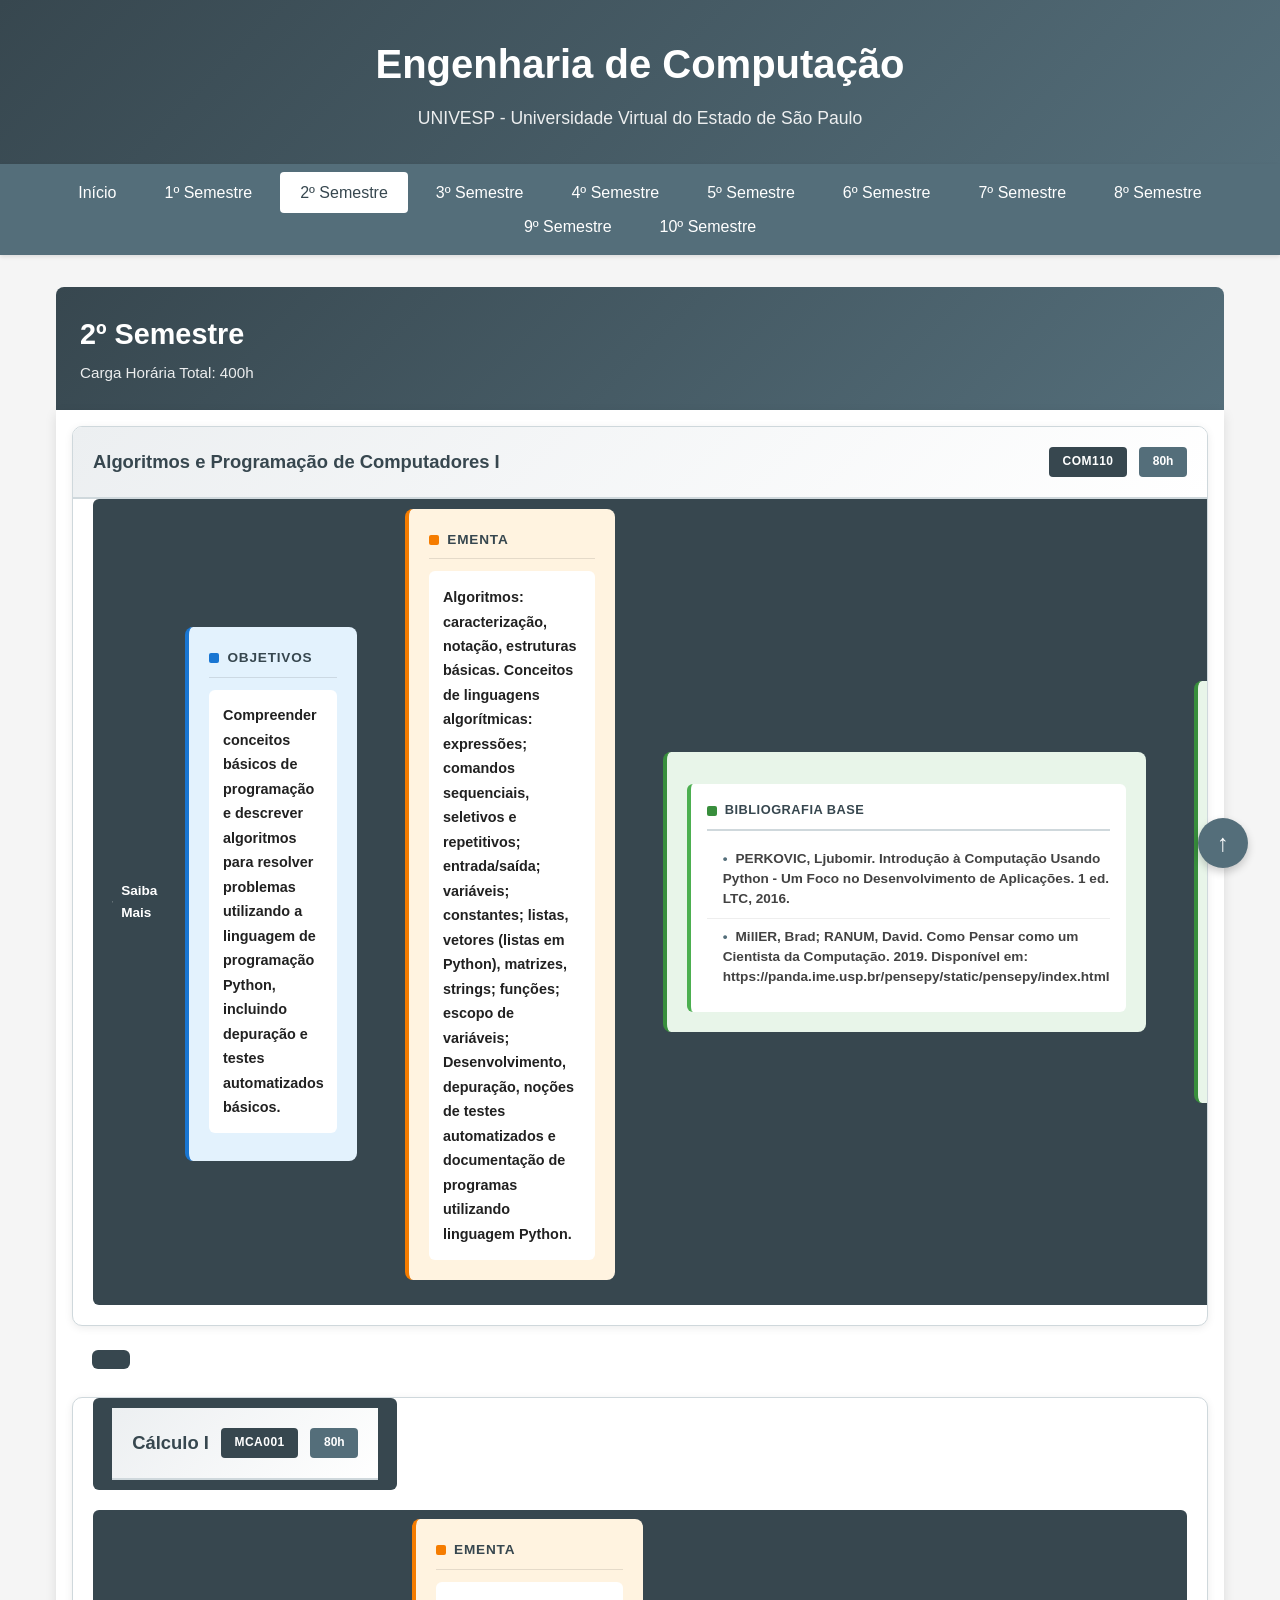
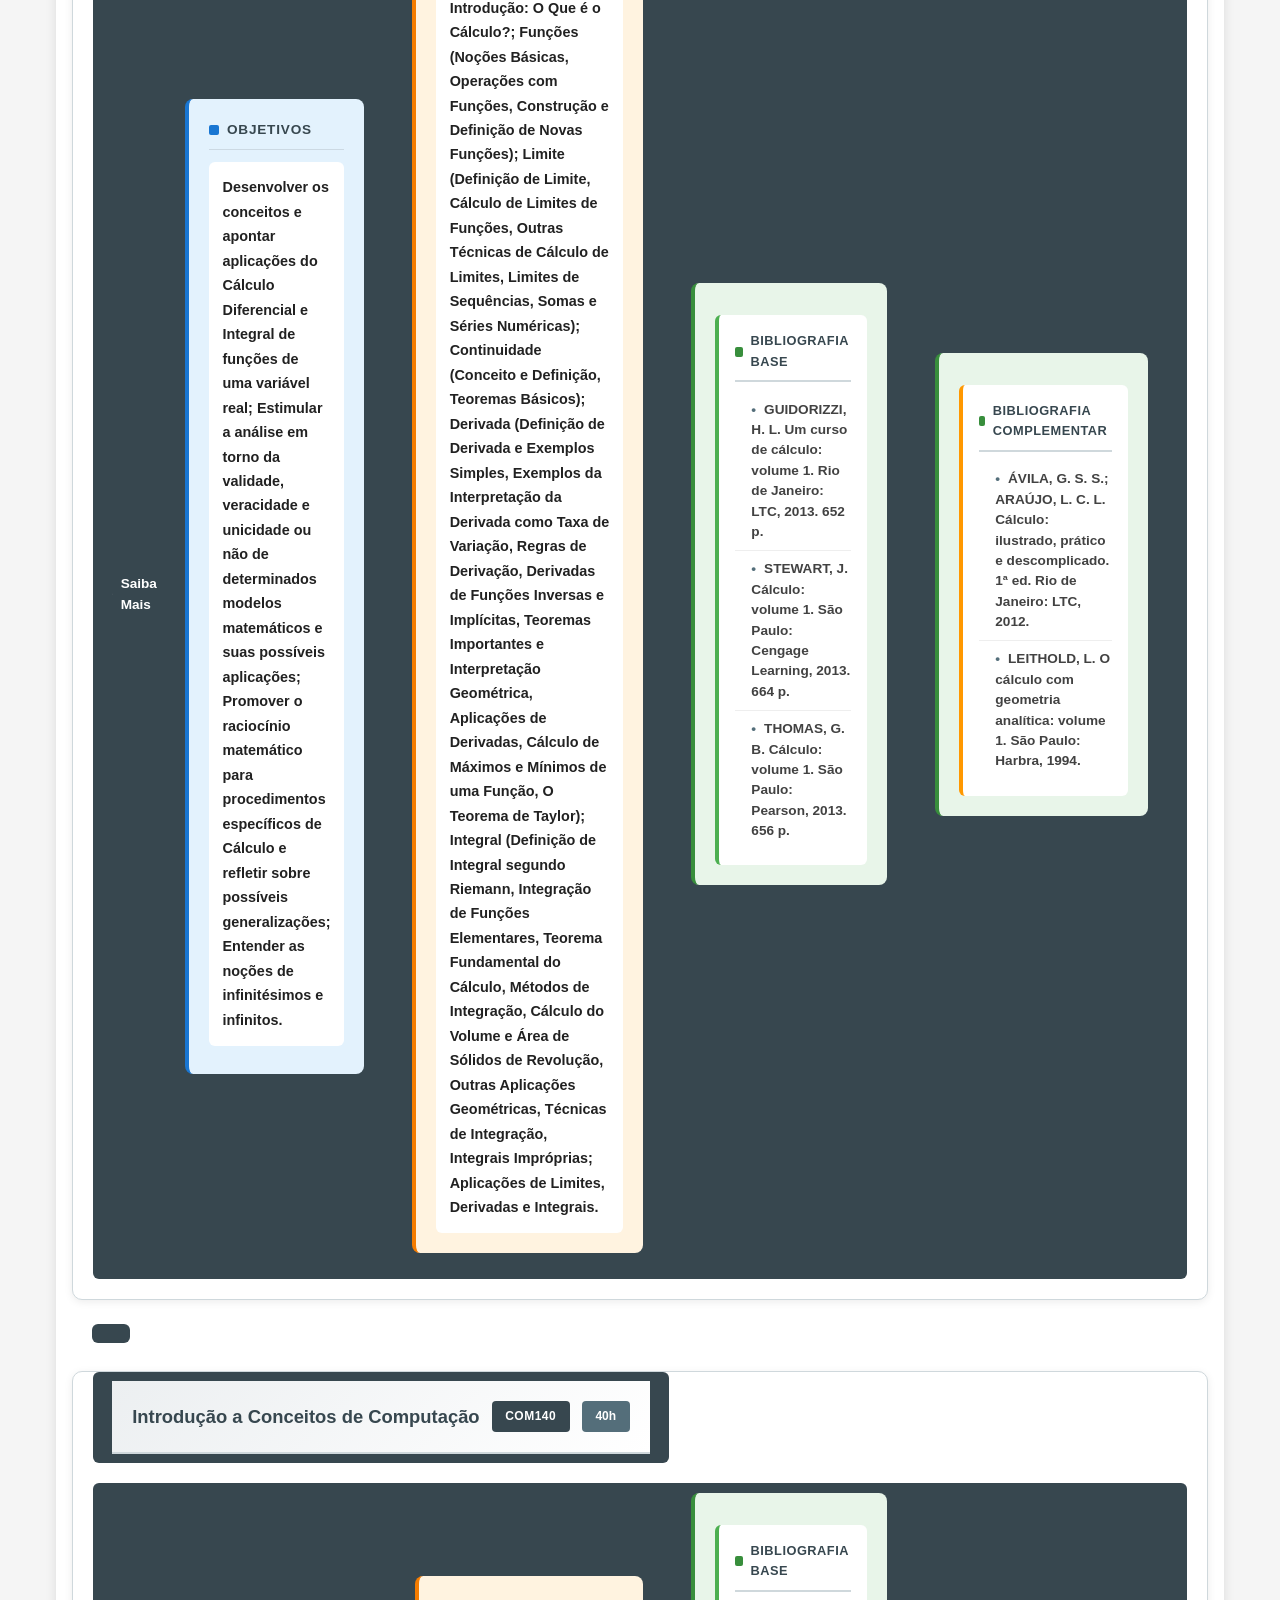
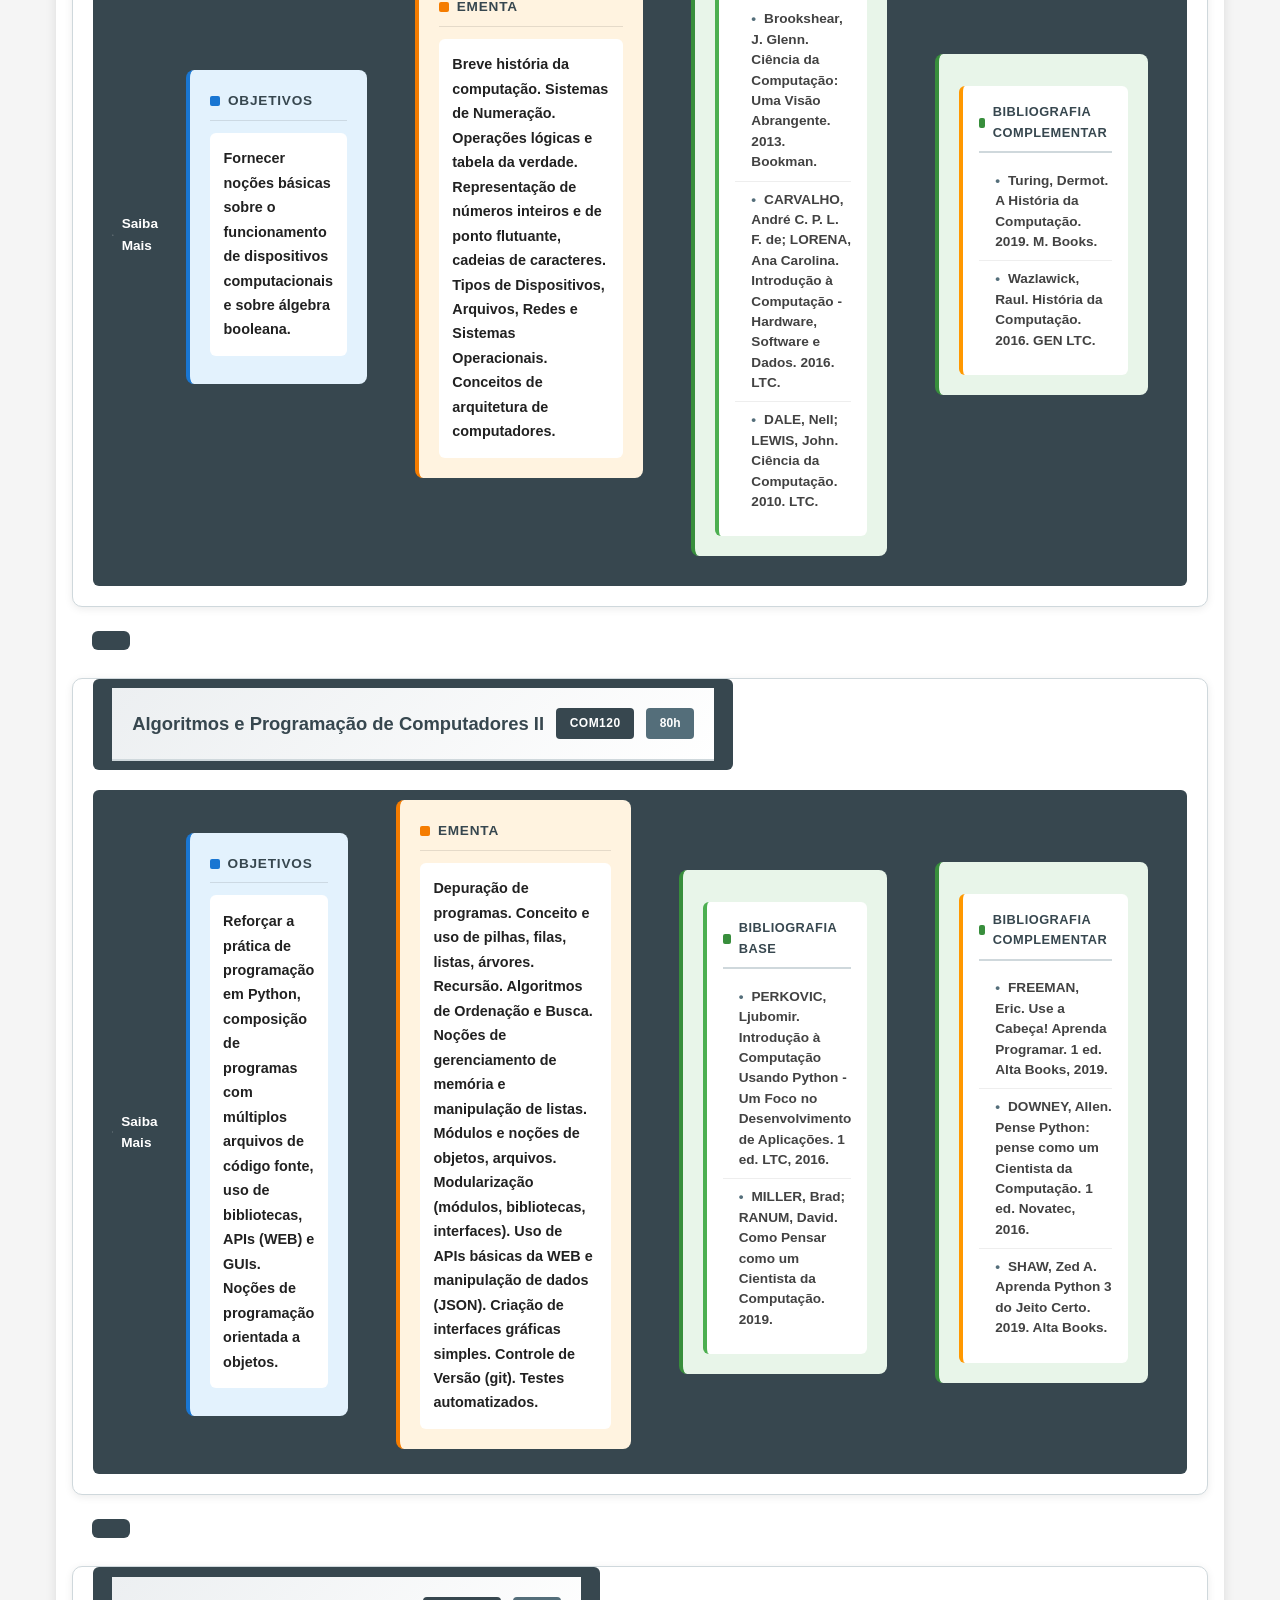
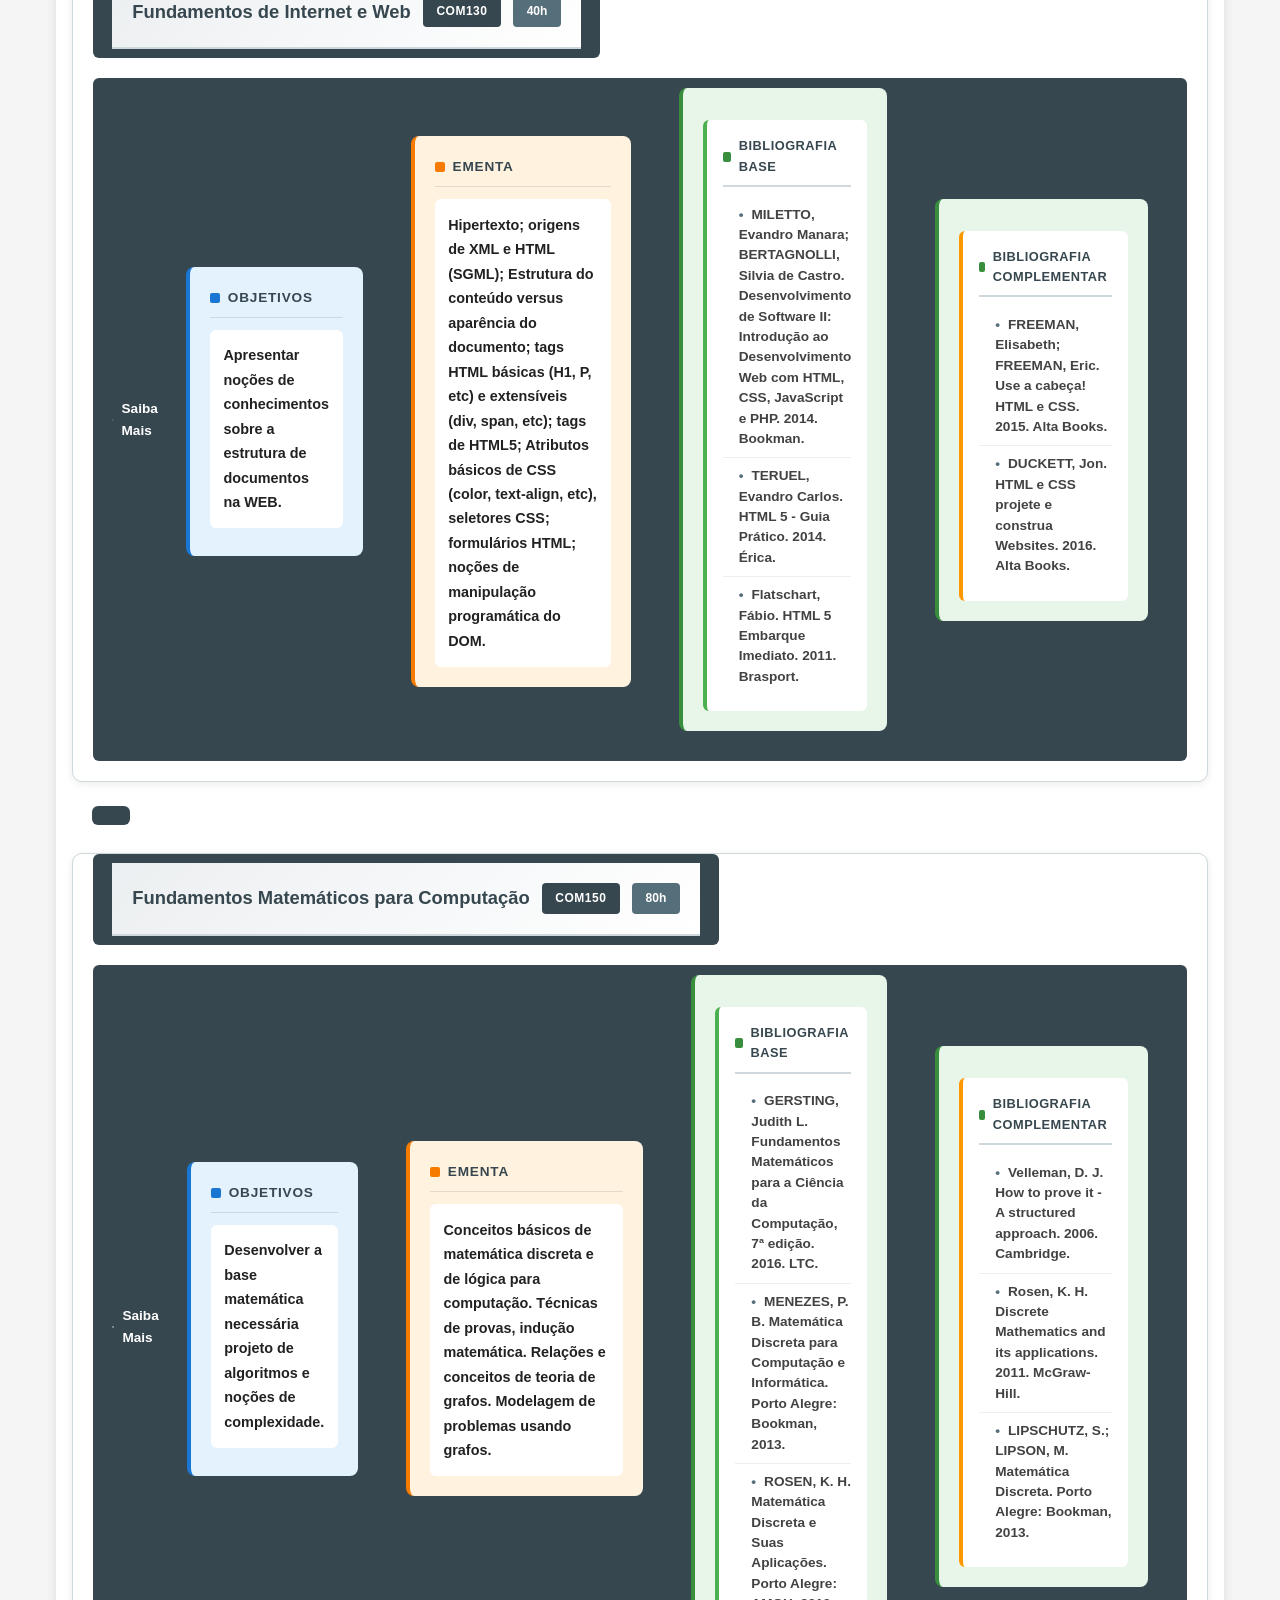
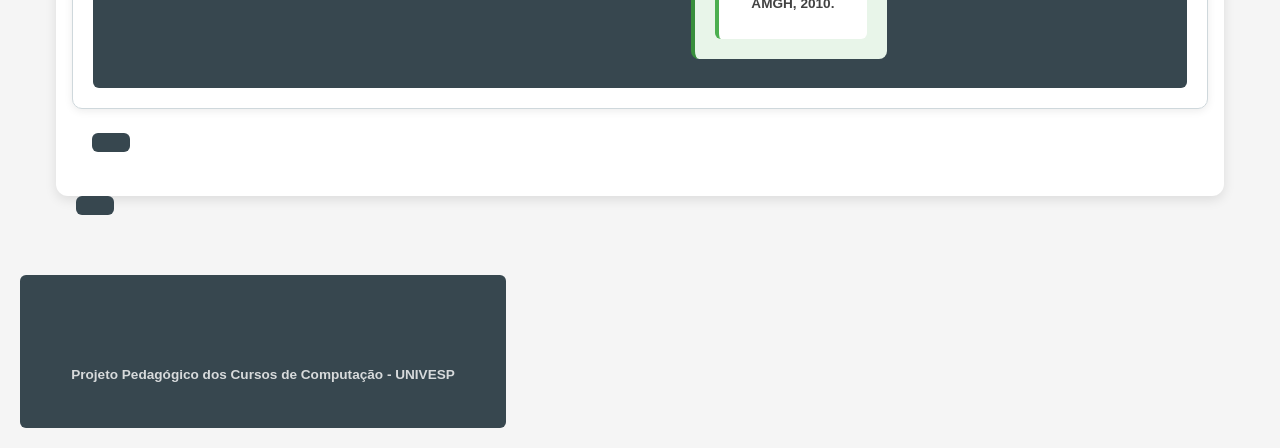
<file: dashboard/semestre2.html>
<!DOCTYPE html>
<html lang="pt-BR">
<head>
    <meta charset="UTF-8">
    <meta name="viewport" content="width=device-width, initial-scale=1.0, maximum-scale=1.0, user-scalable=no">
    <title>2º Semestre - Engenharia de Computação</title>
    <link rel="stylesheet" href="style.css">
</head>
<body>
    <header>
        <h1>Engenharia de Computação</h1>
        <p>UNIVESP - Universidade Virtual do Estado de São Paulo</p>
    </header>
    
<nav>
        <input type="checkbox" id="menu-checkbox" class="menu-checkbox">
        <label for="menu-checkbox" class="menu-toggle">
            <span></span>
            <span></span>
            <span></span>
        </label>
        <ul>
            <li><a href="index.html">Início</a></li>
            <li><a href="semestre1.html">1º Semestre</a></li>
            <li><a href="semestre2.html" class="active">2º Semestre</a></li>
            <li><a href="semestre3.html">3º Semestre</a></li>
            <li><a href="semestre4.html">4º Semestre</a></li>
            <li><a href="semestre5.html">5º Semestre</a></li>
            <li><a href="semestre6.html">6º Semestre</a></li>
            <li><a href="semestre7.html">7º Semestre</a></li>
            <li><a href="semestre8.html">8º Semestre</a></li>
            <li><a href="semestre9.html">9º Semestre</a></li>
            <li><a href="semestre10.html">10º Semestre</a></li>
        </ul>
    </nav>
    
    <main>
        <div class="semester-header">
            <h2>2º Semestre</h2>
            <p class="total-hours">Carga Horária Total: 400h</p>
        </div>
        
        <div class="disciplines-container">
            <!-- Algoritmos e Programação de Computadores I -->
            <div class="discipline-card">
                <div class="discipline-header">
                    <h3 class="discipline-title">Algoritmos e Programação de Computadores I</h3>
                    <span class="discipline-code">COM110</span>
                    <span class="discipline-hours">80h</span>
                </div>
                <a href="https://www.google.com/search?q=Algoritmos+e+Programacao+de+Computadores+I+Python+video&tbm=vid" target="_blank" class="saiba-mais-btn">
                    <svg xmlns="http://www.w3.org/2000/svg" viewBox="0 0 24 24" fill="currentColor"><path d="M10 16.5l6-4.5-6-4.5v9zM12 2C6.48 2 2 6.48 2 12s4.48 10 10 10 10-4.48 10-10S17.52 2 12 2zm0 18c-4.41 0-8-3.59-8-8s3.59-8 8-8 8 3.59 8 8-3.59 8-8 8z"/></svg>
                   Saiba Mais
                <div class="discipline-section objectives-section">
                    <h4>Objetivos</h4>
                    <p class="objectives">Compreender conceitos básicos de programação e descrever algoritmos para resolver problemas utilizando a linguagem de programação Python, incluindo depuração e testes automatizados básicos.</p>
                </div>
                <div class="discipline-section ementa-section">
                    <h4>Ementa</h4>
                    <p class="ementa">Algoritmos: caracterização, notação, estruturas básicas. Conceitos de linguagens algorítmicas: expressões; comandos sequenciais, seletivos e repetitivos; entrada/saída; variáveis; constantes; listas, vetores (listas em Python), matrizes, strings; funções; escopo de variáveis; Desenvolvimento, depuração, noções de testes automatizados e documentação de programas utilizando linguagem Python.</p>
                </div>
                <div class="discipline-section bibliography-section">
                    <div class="bibliography base-bibliography">
                        <h4>Bibliografia Base</h4>
                        <ul>
                            <li>PERKOVIC, Ljubomir. Introdução à Computação Usando Python - Um Foco no Desenvolvimento de Aplicações. 1 ed. LTC, 2016.</li>
                            <li>MillER, Brad; RANUM, David. Como Pensar como um Cientista da Computação. 2019. Disponível em: https://panda.ime.usp.br/pensepy/static/pensepy/index.html</li>
                        </ul>
                    </div>
                </div>
                <div class="discipline-section bibliography-section">
                    <div class="bibliography complement-bibliography">
                        <h4>Bibliografia Complementar</h4>
                        <ul>
                            <li>FREEMAN, Eric. Use a Cabeça! Aprenda Programar. 1 ed. Alta Books, 2019.</li>
                            <li>DOWNEY, Allen. Pense Python: pense como um Cientista da Computação. 1 ed. Novatec, 2016.</li>
                        </ul>
                    </div>
                </div>
            </div>
            
            <!-- Cálculo I -->
            <div class="discipline-card">
                <div class="discipline-header">
                    <h3 class="discipline-title">Cálculo I</h3>
                    <span class="discipline-code">MCA001</span>
                    <span class="discipline-hours">80h</span>
                </div>
                <a href="https://www.google.com/search?q=Calculo+I+video+aula&tbm=vid" target="_blank" class="saiba-mais-btn">
                    <svg xmlns="http://www.w3.org/2000/svg" viewBox="0 0 24 24" fill="currentColor"><path d="M10 16.5l6-4.5-6-4.5v9zM12 2C6.48 2 2 6.48 2 12s4.48 10 10 10 10-4.48 10-10S17.52 2 12 2zm0 18c-4.41 0-8-3.59-8-8s3.59-8 8-8 8 3.59 8 8-3.59 8-8 8z"/></svg>
                  Saiba Mais
                <div class="discipline-section objectives-section">
                    <h4>Objetivos</h4>
                    <p class="objectives">Desenvolver os conceitos e apontar aplicações do Cálculo Diferencial e Integral de funções de uma variável real; Estimular a análise em torno da validade, veracidade e unicidade ou não de determinados modelos matemáticos e suas possíveis aplicações; Promover o raciocínio matemático para procedimentos específicos de Cálculo e refletir sobre possíveis generalizações; Entender as noções de infinitésimos e infinitos.</p>
                </div>
                <div class="discipline-section ementa-section">
                    <h4>Ementa</h4>
                    <p class="ementa">Introdução: O Que é o Cálculo?; Funções (Noções Básicas, Operações com Funções, Construção e Definição de Novas Funções); Limite (Definição de Limite, Cálculo de Limites de Funções, Outras Técnicas de Cálculo de Limites, Limites de Sequências, Somas e Séries Numéricas); Continuidade (Conceito e Definição, Teoremas Básicos); Derivada (Definição de Derivada e Exemplos Simples, Exemplos da Interpretação da Derivada como Taxa de Variação, Regras de Derivação, Derivadas de Funções Inversas e Implícitas, Teoremas Importantes e Interpretação Geométrica, Aplicações de Derivadas, Cálculo de Máximos e Mínimos de uma Função, O Teorema de Taylor); Integral (Definição de Integral segundo Riemann, Integração de Funções Elementares, Teorema Fundamental do Cálculo, Métodos de Integração, Cálculo do Volume e Área de Sólidos de Revolução, Outras Aplicações Geométricas, Técnicas de Integração, Integrais Impróprias; Aplicações de Limites, Derivadas e Integrais.</p>
                </div>
                <div class="discipline-section bibliography-section">
                    <div class="bibliography base-bibliography">
                        <h4>Bibliografia Base</h4>
                        <ul>
                            <li>GUIDORIZZI, H. L. Um curso de cálculo: volume 1. Rio de Janeiro: LTC, 2013. 652 p.</li>
                            <li>STEWART, J. Cálculo: volume 1. São Paulo: Cengage Learning, 2013. 664 p.</li>
                            <li>THOMAS, G. B. Cálculo: volume 1. São Paulo: Pearson, 2013. 656 p.</li>
                        </ul>
                    </div>
                </div>
                <div class="discipline-section bibliography-section">
                    <div class="bibliography complement-bibliography">
                        <h4>Bibliografia Complementar</h4>
                        <ul>
                            <li>ÁVILA, G. S. S.; ARAÚJO, L. C. L. Cálculo: ilustrado, prático e descomplicado. 1ª ed. Rio de Janeiro: LTC, 2012.</li>
                            <li>LEITHOLD, L. O cálculo com geometria analítica: volume 1. São Paulo: Harbra, 1994.</li>
                        </ul>
                    </div>
                </div>
            </div>
            
            <!-- Introdução a Conceitos de Computação -->
            <div class="discipline-card">
                <div class="discipline-header">
                    <h3 class="discipline-title">Introdução a Conceitos de Computação</h3>
                    <span class="discipline-code">COM140</span>
                    <span class="discipline-hours">40h</span>
                </div>
                <a href="https://www.google.com/search?q=Introducao+a+Conceitos+de+Computacao+video&tbm=vid" target="_blank" class="saiba-mais-btn">
                    <svg xmlns="http://www.w3.org/2000/svg" viewBox="0 0 24 24" fill="currentColor"><path d="M10 16.5l6-4.5-6-4.5v9zM12 2C6.48 2 2 6.48 2 12s4.48 10 10 10 10-4.48 10-10S17.52 2 12 2zm0 18c-4.41 0-8-3.59-8-8s3.59-8 8-8 8 3.59 8 8-3.59 8-8 8z"/></svg>
                  Saiba Mais
                <div class="discipline-section objectives-section">
                    <h4>Objetivos</h4>
                    <p class="objectives">Fornecer noções básicas sobre o funcionamento de dispositivos computacionais e sobre álgebra booleana.</p>
                </div>
                <div class="discipline-section ementa-section">
                    <h4>Ementa</h4>
                    <p class="ementa">Breve história da computação. Sistemas de Numeração. Operações lógicas e tabela da verdade. Representação de números inteiros e de ponto flutuante, cadeias de caracteres. Tipos de Dispositivos, Arquivos, Redes e Sistemas Operacionais. Conceitos de arquitetura de computadores.</p>
                </div>
                <div class="discipline-section bibliography-section">
                    <div class="bibliography base-bibliography">
                        <h4>Bibliografia Base</h4>
                        <ul>
                            <li>Brookshear, J. Glenn. Ciência da Computação: Uma Visão Abrangente. 2013. Bookman.</li>
                            <li>CARVALHO, André C. P. L. F. de; LORENA, Ana Carolina. Introdução à Computação - Hardware, Software e Dados. 2016. LTC.</li>
                            <li>DALE, Nell; LEWIS, John. Ciência da Computação. 2010. LTC.</li>
                        </ul>
                    </div>
                </div>
                <div class="discipline-section bibliography-section">
                    <div class="bibliography complement-bibliography">
                        <h4>Bibliografia Complementar</h4>
                        <ul>
                            <li>Turing, Dermot. A História da Computação. 2019. M. Books.</li>
                            <li>Wazlawick, Raul. História da Computação. 2016. GEN LTC.</li>
                        </ul>
                    </div>
                </div>
            </div>
            
            <!-- Algoritmos e Programação de Computadores II -->
            <div class="discipline-card">
                <div class="discipline-header">
                    <h3 class="discipline-title">Algoritmos e Programação de Computadores II</h3>
                    <span class="discipline-code">COM120</span>
                    <span class="discipline-hours">80h</span>
                </div>
                <a href="https://www.google.com/search?q=Algoritmos+e+Programacao+de+Computadores+II+video&tbm=vid" target="_blank" class="saiba-mais-btn">
                    <svg xmlns="http://www.w3.org/2000/svg" viewBox="0 0 24 24" fill="currentColor"><path d="M10 16.5l6-4.5-6-4.5v9zM12 2C6.48 2 2 6.48 2 12s4.48 10 10 10 10-4.48 10-10S17.52 2 12 2zm0 18c-4.41 0-8-3.59-8-8s3.59-8 8-8 8 3.59 8 8-3.59 8-8 8z"/></svg>
                 Saiba Mais
                <div class="discipline-section objectives-section">
                    <h4>Objetivos</h4>
                    <p class="objectives">Reforçar a prática de programação em Python, composição de programas com múltiplos arquivos de código fonte, uso de bibliotecas, APIs (WEB) e GUIs. Noções de programação orientada a objetos.</p>
                </div>
                <div class="discipline-section ementa-section">
                    <h4>Ementa</h4>
                    <p class="ementa">Depuração de programas. Conceito e uso de pilhas, filas, listas, árvores. Recursão. Algoritmos de Ordenação e Busca. Noções de gerenciamento de memória e manipulação de listas. Módulos e noções de objetos, arquivos. Modularização (módulos, bibliotecas, interfaces). Uso de APIs básicas da WEB e manipulação de dados (JSON). Criação de interfaces gráficas simples. Controle de Versão (git). Testes automatizados.</p>
                </div>
                <div class="discipline-section bibliography-section">
                    <div class="bibliography base-bibliography">
                        <h4>Bibliografia Base</h4>
                        <ul>
                            <li>PERKOVIC, Ljubomir. Introdução à Computação Usando Python - Um Foco no Desenvolvimento de Aplicações. 1 ed. LTC, 2016.</li>
                            <li>MILLER, Brad; RANUM, David. Como Pensar como um Cientista da Computação. 2019.</li>
                        </ul>
                    </div>
                </div>
                <div class="discipline-section bibliography-section">
                    <div class="bibliography complement-bibliography">
                        <h4>Bibliografia Complementar</h4>
                        <ul>
                            <li>FREEMAN, Eric. Use a Cabeça! Aprenda Programar. 1 ed. Alta Books, 2019.</li>
                            <li>DOWNEY, Allen. Pense Python: pense como um Cientista da Computação. 1 ed. Novatec, 2016.</li>
                            <li>SHAW, Zed A. Aprenda Python 3 do Jeito Certo. 2019. Alta Books.</li>
                        </ul>
                    </div>
                </div>
            </div>
            
            <!-- Fundamentos de Internet e Web -->
            <div class="discipline-card">
                <div class="discipline-header">
                    <h3 class="discipline-title">Fundamentos de Internet e Web</h3>
                    <span class="discipline-code">COM130</span>
                    <span class="discipline-hours">40h</span>
                </div>
                <a href="https://www.google.com/search?q=Fundamentos+de+Internet+e+Web+HTML+CSS+video&tbm=vid" target="_blank" class="saiba-mais-btn">
                    <svg xmlns="http://www.w3.org/2000/svg" viewBox="0 0 24 24" fill="currentColor"><path d="M10 16.5l6-4.5-6-4.5v9zM12 2C6.48 2 2 6.48 2 12s4.48 10 10 10 10-4.48 10-10S17.52 2 12 2zm0 18c-4.41 0-8-3.59-8-8s3.59-8 8-8 8 3.59 8 8-3.59 8-8 8z"/></svg>
                Saiba Mais
                <div class="discipline-section objectives-section">
                    <h4>Objetivos</h4>
                    <p class="objectives">Apresentar noções de conhecimentos sobre a estrutura de documentos na WEB.</p>
                </div>
                <div class="discipline-section ementa-section">
                    <h4>Ementa</h4>
                    <p class="ementa">Hipertexto; origens de XML e HTML (SGML); Estrutura do conteúdo versus aparência do documento; tags HTML básicas (H1, P, etc) e extensíveis (div, span, etc); tags de HTML5; Atributos básicos de CSS (color, text-align, etc), seletores CSS; formulários HTML; noções de manipulação programática do DOM.</p>
                </div>
                <div class="discipline-section bibliography-section">
                    <div class="bibliography base-bibliography">
                        <h4>Bibliografia Base</h4>
                        <ul>
                            <li>MILETTO, Evandro Manara; BERTAGNOLLI, Silvia de Castro. Desenvolvimento de Software II: Introdução ao Desenvolvimento Web com HTML, CSS, JavaScript e PHP. 2014. Bookman.</li>
                            <li>TERUEL, Evandro Carlos. HTML 5 - Guia Prático. 2014. Érica.</li>
                            <li>Flatschart, Fábio. HTML 5 Embarque Imediato. 2011. Brasport.</li>
                        </ul>
                    </div>
                </div>
                <div class="discipline-section bibliography-section">
                    <div class="bibliography complement-bibliography">
                        <h4>Bibliografia Complementar</h4>
                        <ul>
                            <li>FREEMAN, Elisabeth; FREEMAN, Eric. Use a cabeça! HTML e CSS. 2015. Alta Books.</li>
                            <li>DUCKETT, Jon. HTML e CSS projete e construa Websites. 2016. Alta Books.</li>
                        </ul>
                    </div>
                </div>
            </div>
            
            <!-- Fundamentos Matemáticos para Computação -->
            <div class="discipline-card">
                <div class="discipline-header">
                    <h3 class="discipline-title">Fundamentos Matemáticos para Computação</h3>
                    <span class="discipline-code">COM150</span>
                    <span class="discipline-hours">80h</span>
                </div>
                <a href="https://www.google.com/search?q=Fundamentos+Matematicos+para+Computacao+Matematica+Discreta+video&tbm=vid" target="_blank" class="saiba-mais-btn">
                    <svg xmlns="http://www.w3.org/2000/svg" viewBox="0 0 24 24" fill="currentColor"><path d="M10 16.5l6-4.5-6-4.5v9zM12 2C6.48 2 2 6.48 2 12s4.48 10 10 10 10-4.48 10-10S17.52 2 12 2zm0 18c-4.41 0-8-3.59-8-8s3.59-8 8-8 8 3.59 8 8-3.59 8-8 8z"/></svg>
               Saiba Mais
                <div class="discipline-section objectives-section">
                    <h4>Objetivos</h4>
                    <p class="objectives">Desenvolver a base matemática necessária projeto de algoritmos e noções de complexidade.</p>
                </div>
                <div class="discipline-section ementa-section">
                    <h4>Ementa</h4>
                    <p class="ementa">Conceitos básicos de matemática discreta e de lógica para computação. Técnicas de provas, indução matemática. Relações e conceitos de teoria de grafos. Modelagem de problemas usando grafos.</p>
                </div>
                <div class="discipline-section bibliography-section">
                    <div class="bibliography base-bibliography">
                        <h4>Bibliografia Base</h4>
                        <ul>
                            <li>GERSTING, Judith L. Fundamentos Matemáticos para a Ciência da Computação, 7ª edição. 2016. LTC.</li>
                            <li>MENEZES, P. B. Matemática Discreta para Computação e Informática. Porto Alegre: Bookman, 2013.</li>
                            <li>ROSEN, K. H. Matemática Discreta e Suas Aplicações. Porto Alegre: AMGH, 2010.</li>
                        </ul>
                    </div>
                </div>
                <div class="discipline-section bibliography-section">
                    <div class="bibliography complement-bibliography">
                        <h4>Bibliografia Complementar</h4>
                        <ul>
                            <li>Velleman, D. J. How to prove it - A structured approach. 2006. Cambridge.</li>
                            <li>Rosen, K. H. Discrete Mathematics and its applications. 2011. McGraw-Hill.</li>
                            <li>LIPSCHUTZ, S.; LIPSON, M. Matemática Discreta. Porto Alegre: Bookman, 2013.</li>
                        </ul>
                    </div>
                </div>
            </div>
        </div>
    </main>
    
    <footer>
        <p>Projeto Pedagógico dos Cursos de Computação - UNIVESP</p>
    </footer>
    
    <a href="#" class="back-to-top">↑</a>
</body>
</html>
</file>
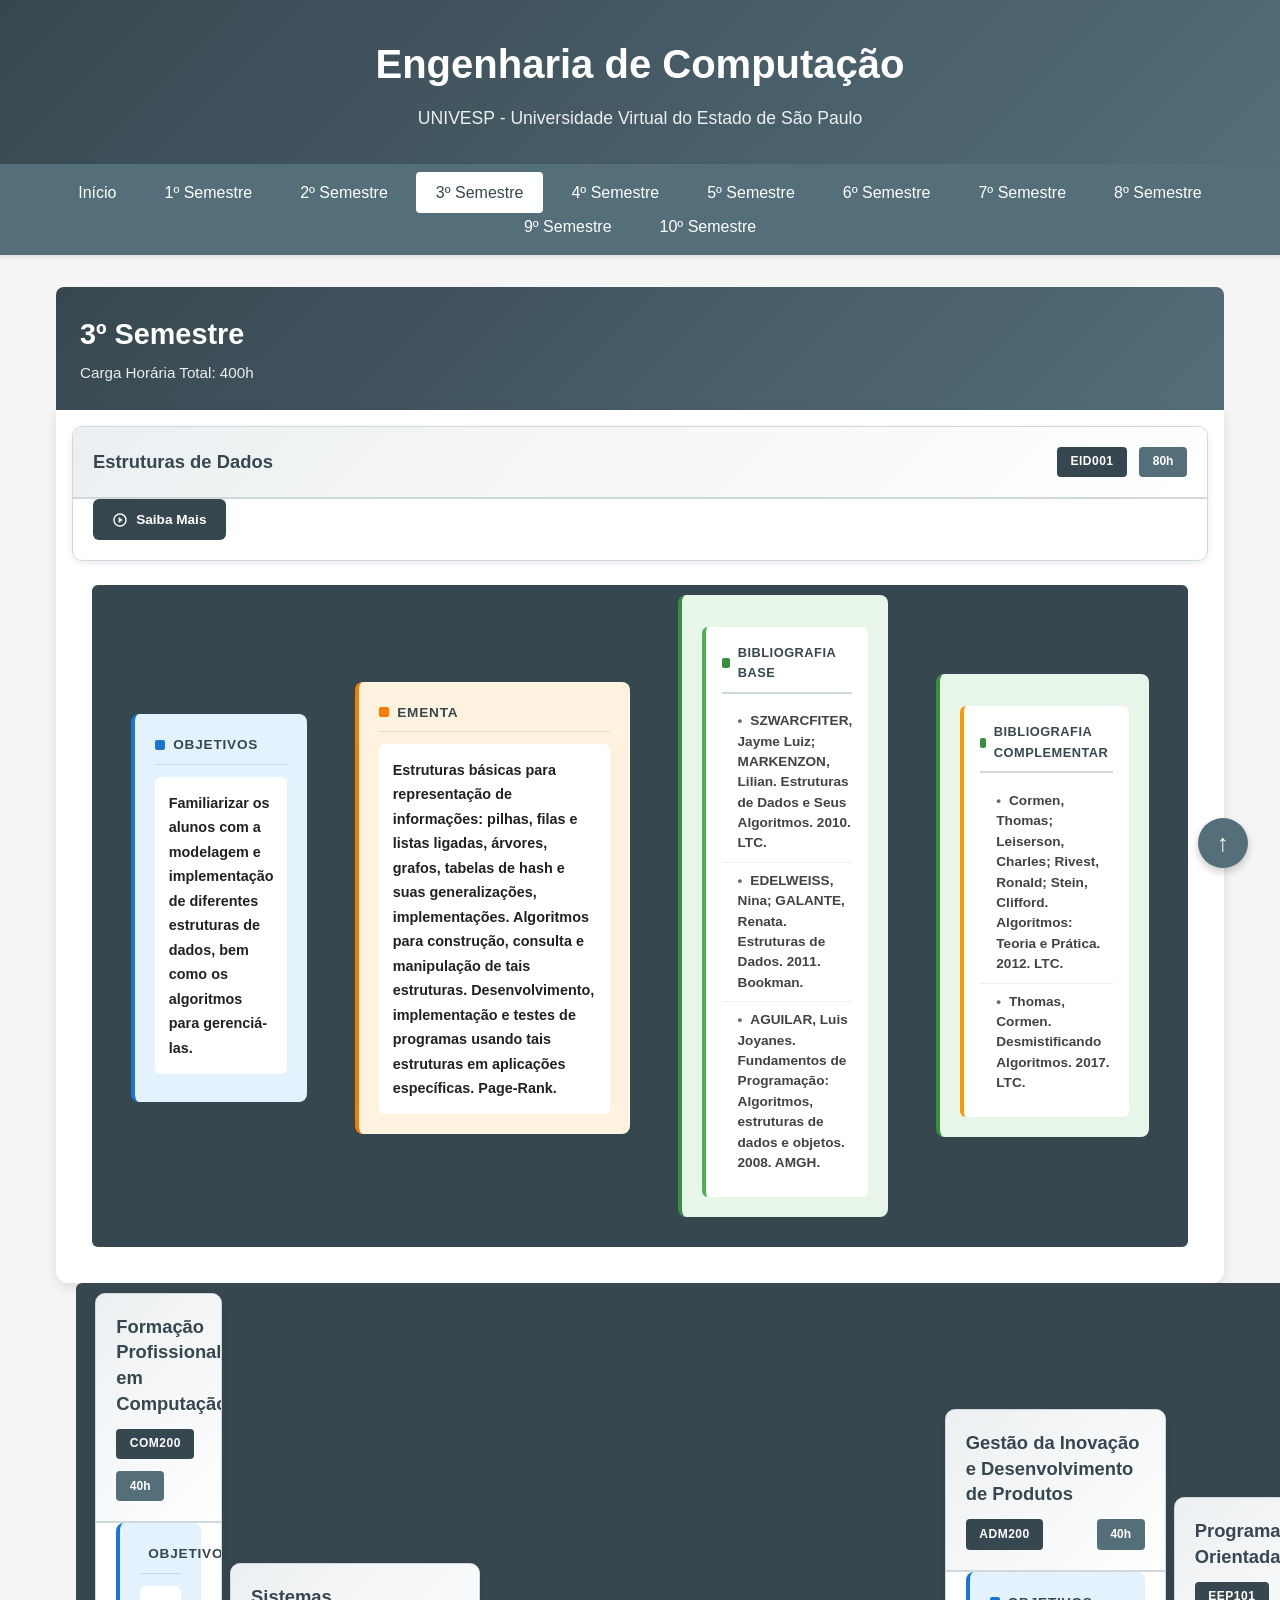
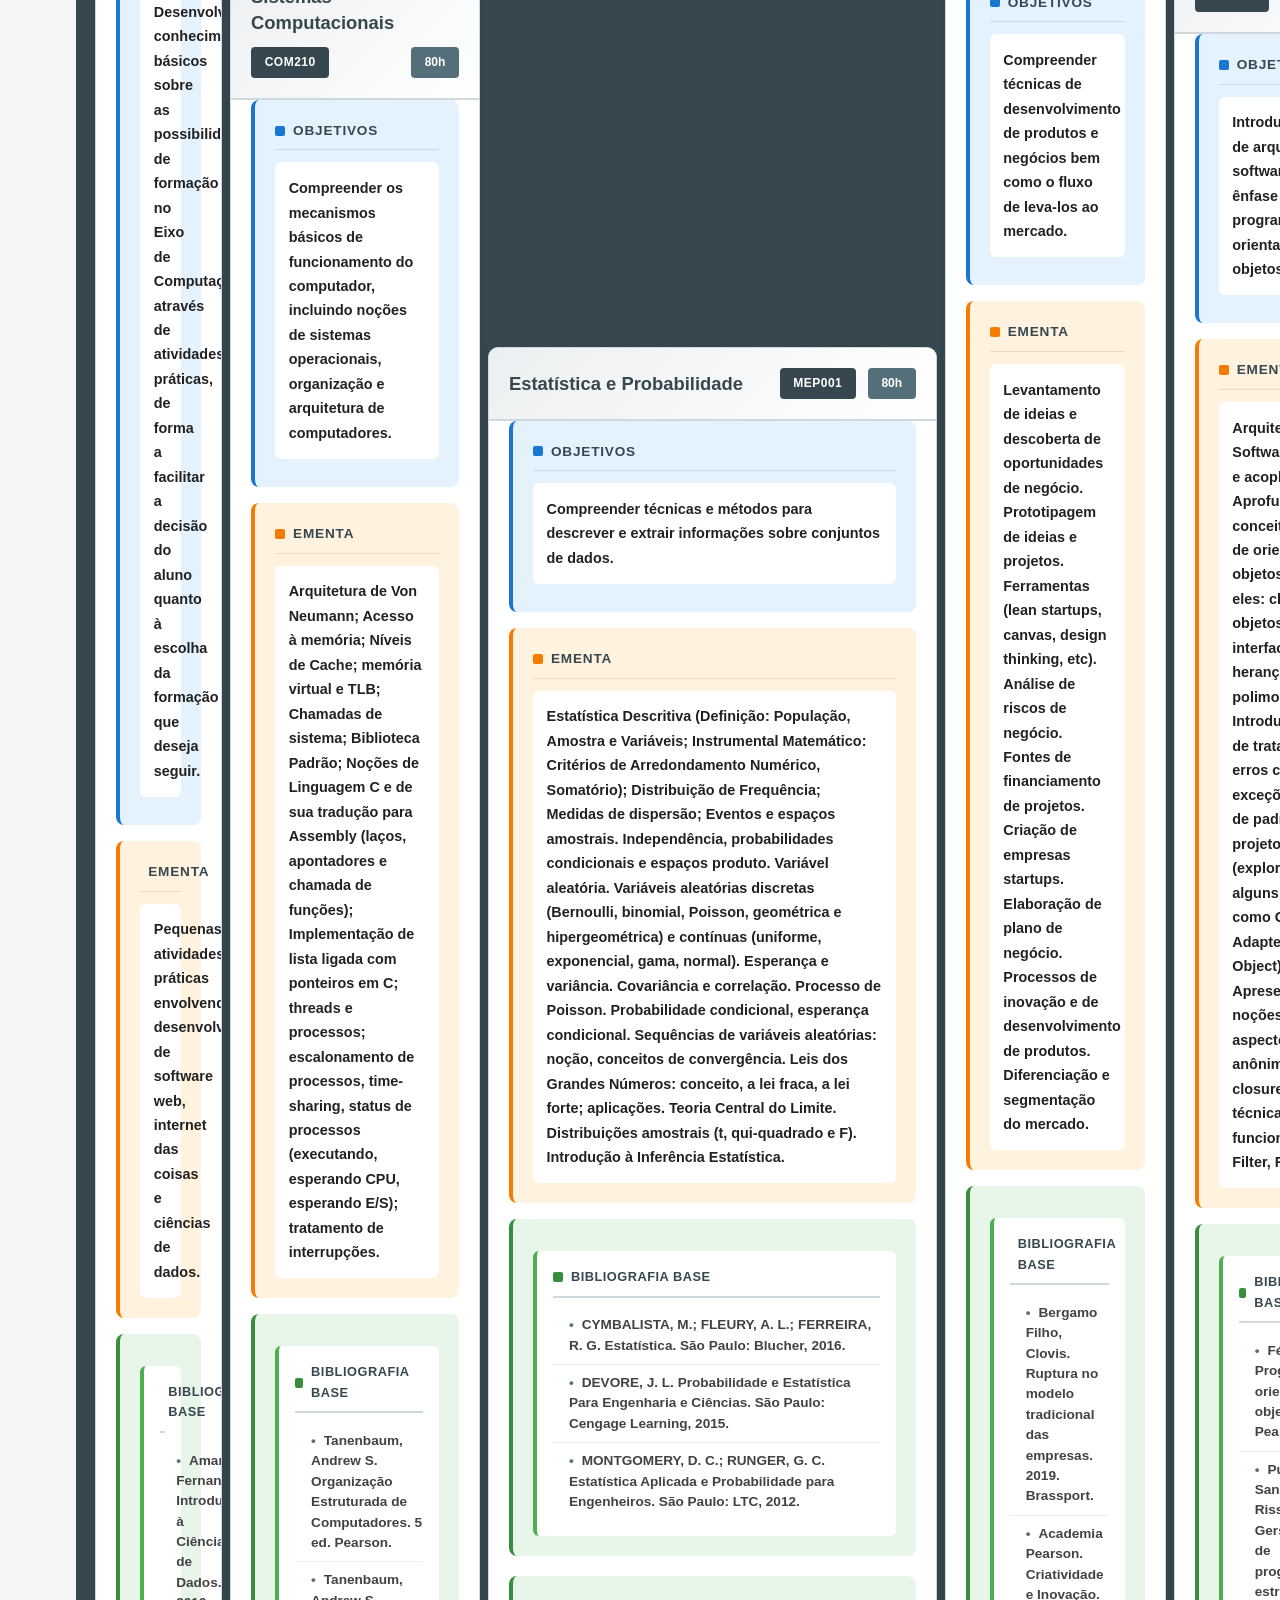
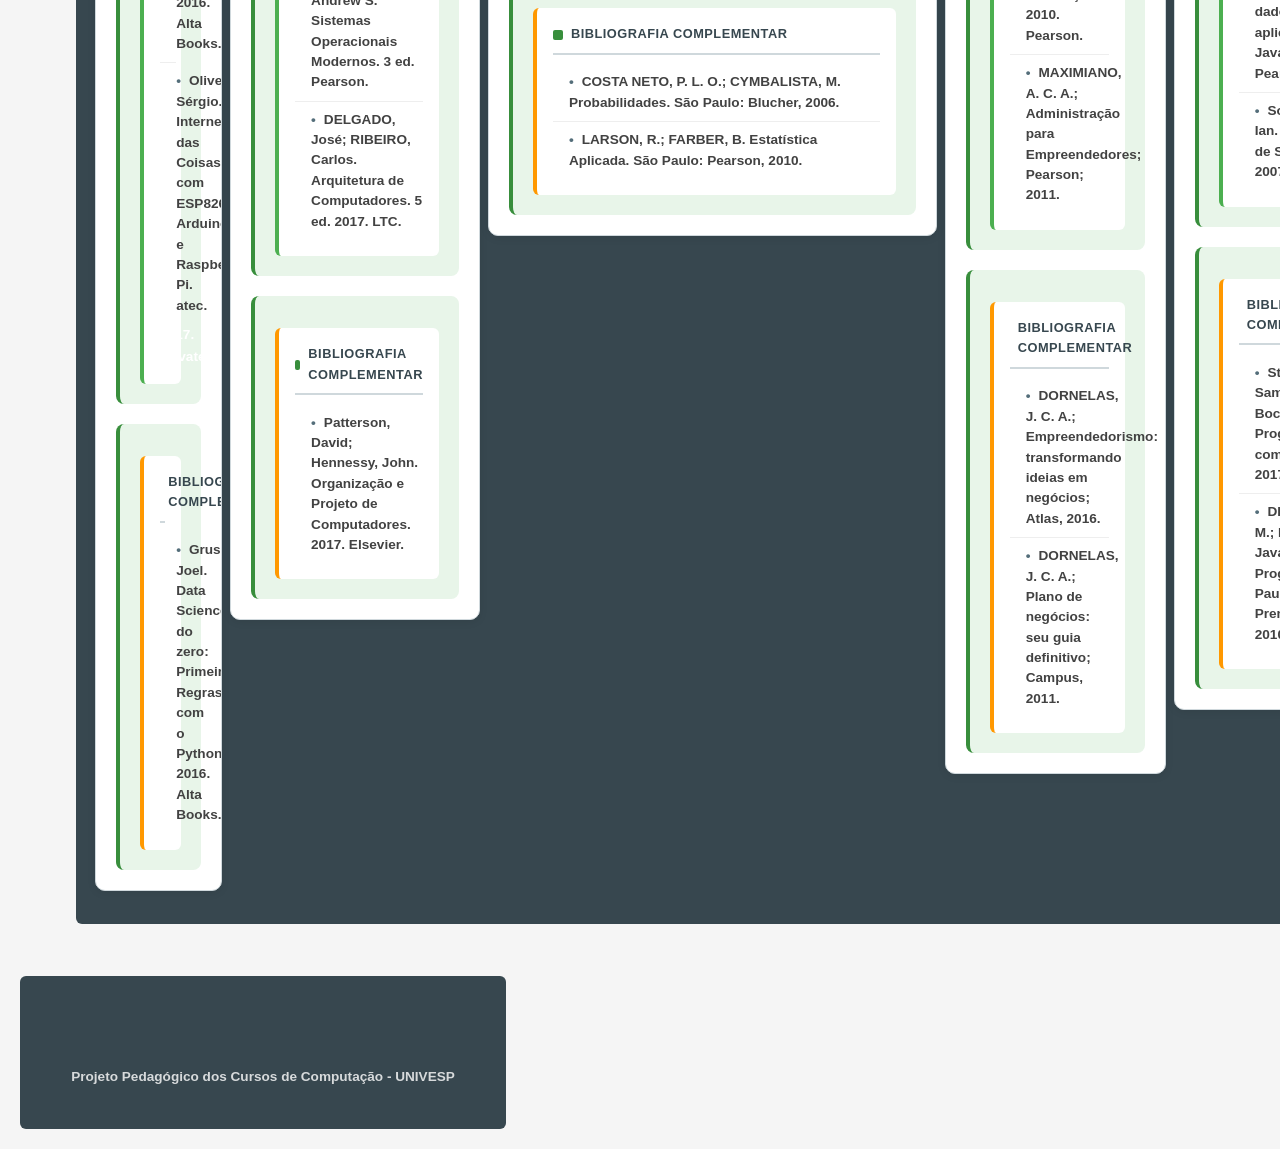
<file: dashboard/semestre3.html>
<!DOCTYPE html>
<html lang="pt-BR">
<head>
    <meta charset="UTF-8">
    <meta name="viewport" content="width=device-width, initial-scale=1.0, maximum-scale=1.0, user-scalable=no">
    <title>3º Semestre - Engenharia de Computação</title>
    <link rel="stylesheet" href="style.css">
</head>
<body>
    <header>
        <h1>Engenharia de Computação</h1>
        <p>UNIVESP - Universidade Virtual do Estado de São Paulo</p>
    </header>
    
<nav>
        <input type="checkbox" id="menu-checkbox" class="menu-checkbox">
        <label for="menu-checkbox" class="menu-toggle">
            <span></span>
            <span></span>
            <span></span>
        </label>
        <ul>
            <li><a href="index.html">Início</a></li>
            <li><a href="semestre1.html">1º Semestre</a></li>
            <li><a href="semestre2.html">2º Semestre</a></li>
            <li><a href="semestre3.html" class="active">3º Semestre</a></li>
            <li><a href="semestre4.html">4º Semestre</a></li>
            <li><a href="semestre5.html">5º Semestre</a></li>
            <li><a href="semestre6.html">6º Semestre</a></li>
            <li><a href="semestre7.html">7º Semestre</a></li>
            <li><a href="semestre8.html">8º Semestre</a></li>
            <li><a href="semestre9.html">9º Semestre</a></li>
            <li><a href="semestre10.html">10º Semestre</a></li>
        </ul>
    </nav>
    
    <main>
        <div class="semester-header">
            <h2>3º Semestre</h2>
            <p class="total-hours">Carga Horária Total: 400h</p>
        </div>
        
        <div class="disciplines-container">
            <!-- Estruturas de Dados -->
            <div class="discipline-card">
                <div class="discipline-header">
                    <h3 class="discipline-title">Estruturas de Dados</h3>
                    <span class="discipline-code">EID001</span>
                    <span class="discipline-hours">80h</span>
                </div>
<a href="https://www.google.com/search?q=Estruturas+de+Dados+video+aula&tbm=vid" target="_blank" class="saiba-mais-btn">
                    <svg xmlns="http://www.w3.org/2000/svg" viewBox="0 0 24 24" fill="currentColor"><path d="M10 16.5l6-4.5-6-4.5v9zM12 2C6.48 2 2 6.48 2 12s4.48 10 10 10 10-4.48 10-10S17.52 2 12 2zm0 18c-4.41 0-8-3.59-8-8s3.59-8 8-8 8 3.59 8 8-3.59 8-8 8z"/></svg>
                   Saiba Mais
                </div>
                <div class="discipline-section objectives-section">
                    <h4>Objetivos</h4>
                    <p class="objectives">Familiarizar os alunos com a modelagem e implementação de diferentes estruturas de dados, bem como os algoritmos para gerenciá-las.</p>
                </div>
                <div class="discipline-section ementa-section">
                    <h4>Ementa</h4>
                    <p class="ementa">Estruturas básicas para representação de informações: pilhas, filas e listas ligadas, árvores, grafos, tabelas de hash e suas generalizações, implementações. Algoritmos para construção, consulta e manipulação de tais estruturas. Desenvolvimento, implementação e testes de programas usando tais estruturas em aplicações específicas. Page-Rank.</p>
                </div>
                <div class="discipline-section bibliography-section">
                    <div class="bibliography base-bibliography">
                        <h4>Bibliografia Base</h4>
                        <ul>
                            <li>SZWARCFITER, Jayme Luiz; MARKENZON, Lilian. Estruturas de Dados e Seus Algoritmos. 2010. LTC.</li>
                            <li>EDELWEISS, Nina; GALANTE, Renata. Estruturas de Dados. 2011. Bookman.</li>
                            <li>AGUILAR, Luis Joyanes. Fundamentos de Programação: Algoritmos, estruturas de dados e objetos. 2008. AMGH.</li>
                        </ul>
                    </div>
                </div>
                <div class="discipline-section bibliography-section">
                    <div class="bibliography complement-bibliography">
                        <h4>Bibliografia Complementar</h4>
                        <ul>
                            <li>Cormen, Thomas; Leiserson, Charles; Rivest, Ronald; Stein, Clifford. Algoritmos: Teoria e Prática. 2012. LTC.</li>
                            <li>Thomas, Cormen. Desmistificando Algoritmos. 2017. LTC.</li>
                        </ul>
                    </div>
                </div>
            </div>
            
            <!-- Formação Profissional em Computação -->
            <div class="discipline-card">
                <div class="discipline-header">
                    <h3 class="discipline-title">Formação Profissional em Computação</h3>
                    <span class="discipline-code">COM200</span>
                    <span class="discipline-hours">40h</span>
                </div>
                <div class="discipline-section objectives-section">
                    <h4>Objetivos</h4>
                    <p class="objectives">Desenvolver conhecimentos básicos sobre as possibilidades de formação no Eixo de Computação, através de atividades práticas, de forma a facilitar a decisão do aluno quanto à escolha da formação que deseja seguir.</p>
                </div>
                <div class="discipline-section ementa-section">
                    <h4>Ementa</h4>
                    <p class="ementa">Pequenas atividades práticas envolvendo desenvolvimento de software web, internet das coisas e ciências de dados.</p>
                </div>
                <div class="discipline-section bibliography-section">
                    <div class="bibliography base-bibliography">
                        <h4>Bibliografia Base</h4>
                        <ul>
                            <li>Amaral, Fernando. Introdução à Ciência de Dados. 2016. Alta Books.</li>
                            <li>Oliveira, Sérgio. Internet das Coisas com ESP8266, Arduino e Raspberry Pi. atec.</li>
2017. Novatec.
                        </ul>
                    </div>
                </div>
                <div class="discipline-section bibliography-section">
                    <div class="bibliography complement-bibliography">
                        <h4>Bibliografia Complementar</h4>
                        <ul>
                            <li>Grus, Joel. Data Science do zero: Primeiras Regras com o Python. 2016. Alta Books.</li>
                        </ul>
                    </div>
                </div>
            </div>
            
            <!-- Sistemas Computacionais -->
            <div class="discipline-card">
                <div class="discipline-header">
                    <h3 class="discipline-title">Sistemas Computacionais</h3>
                    <span class="discipline-code">COM210</span>
                    <span class="discipline-hours">80h</span>
                </div>
                <div class="discipline-section objectives-section">
                    <h4>Objetivos</h4>
                    <p class="objectives">Compreender os mecanismos básicos de funcionamento do computador, incluindo noções de sistemas operacionais, organização e arquitetura de computadores.</p>
                </div>
                <div class="discipline-section ementa-section">
                    <h4>Ementa</h4>
                    <p class="ementa">Arquitetura de Von Neumann; Acesso à memória; Níveis de Cache; memória virtual e TLB; Chamadas de sistema; Biblioteca Padrão; Noções de Linguagem C e de sua tradução para Assembly (laços, apontadores e chamada de funções); Implementação de lista ligada com ponteiros em C; threads e processos; escalonamento de processos, time-sharing, status de processos (executando, esperando CPU, esperando E/S); tratamento de interrupções.</p>
                </div>
                <div class="discipline-section bibliography-section">
                    <div class="bibliography base-bibliography">
                        <h4>Bibliografia Base</h4>
                        <ul>
                            <li>Tanenbaum, Andrew S. Organização Estruturada de Computadores. 5 ed. Pearson.</li>
                            <li>Tanenbaum, Andrew S. Sistemas Operacionais Modernos. 3 ed. Pearson.</li>
                            <li>DELGADO, José; RIBEIRO, Carlos. Arquitetura de Computadores. 5 ed. 2017. LTC.</li>
                        </ul>
                    </div>
                </div>
                <div class="discipline-section bibliography-section">
                    <div class="bibliography complement-bibliography">
                        <h4>Bibliografia Complementar</h4>
                        <ul>
                            <li>Patterson, David; Hennessy, John. Organização e Projeto de Computadores. 2017. Elsevier.</li>
                        </ul>
                    </div>
                </div>
            </div>
            
            <!-- Estatística e Probabilidade -->
            <div class="discipline-card">
                <div class="discipline-header">
                    <h3 class="discipline-title">Estatística e Probabilidade</h3>
                    <span class="discipline-code">MEP001</span>
                    <span class="discipline-hours">80h</span>
                </div>
                <div class="discipline-section objectives-section">
                    <h4>Objetivos</h4>
                    <p class="objectives">Compreender técnicas e métodos para descrever e extrair informações sobre conjuntos de dados.</p>
                </div>
                <div class="discipline-section ementa-section">
                    <h4>Ementa</h4>
                    <p class="ementa">Estatística Descritiva (Definição: População, Amostra e Variáveis; Instrumental Matemático: Critérios de Arredondamento Numérico, Somatório); Distribuição de Frequência; Medidas de dispersão; Eventos e espaços amostrais. Independência, probabilidades condicionais e espaços produto. Variável aleatória. Variáveis aleatórias discretas (Bernoulli, binomial, Poisson, geométrica e hipergeométrica) e contínuas (uniforme, exponencial, gama, normal). Esperança e variância. Covariância e correlação. Processo de Poisson. Probabilidade condicional, esperança condicional. Sequências de variáveis aleatórias: noção, conceitos de convergência. Leis dos Grandes Números: conceito, a lei fraca, a lei forte; aplicações. Teoria Central do Limite. Distribuições amostrais (t, qui-quadrado e F). Introdução à Inferência Estatística.</p>
                </div>
                <div class="discipline-section bibliography-section">
                    <div class="bibliography base-bibliography">
                        <h4>Bibliografia Base</h4>
                        <ul>
                            <li>CYMBALISTA, M.; FLEURY, A. L.; FERREIRA, R. G. Estatística. São Paulo: Blucher, 2016.</li>
                            <li>DEVORE, J. L. Probabilidade e Estatística Para Engenharia e Ciências. São Paulo: Cengage Learning, 2015.</li>
                            <li>MONTGOMERY, D. C.; RUNGER, G. C. Estatística Aplicada e Probabilidade para Engenheiros. São Paulo: LTC, 2012.</li>
                        </ul>
                    </div>
                </div>
                <div class="discipline-section bibliography-section">
                    <div class="bibliography complement-bibliography">
                        <h4>Bibliografia Complementar</h4>
                        <ul>
                            <li>COSTA NETO, P. L. O.; CYMBALISTA, M. Probabilidades. São Paulo: Blucher, 2006.</li>
                            <li>LARSON, R.; FARBER, B. Estatística Aplicada. São Paulo: Pearson, 2010.</li>
                        </ul>
                    </div>
                </div>
            </div>
            
            <!-- Gestão da Inovação e Desenvolvimento de Produtos -->
            <div class="discipline-card">
                <div class="discipline-header">
                    <h3 class="discipline-title">Gestão da Inovação e Desenvolvimento de Produtos</h3>
                    <span class="discipline-code">ADM200</span>
                    <span class="discipline-hours">40h</span>
                </div>
                <div class="discipline-section objectives-section">
                    <h4>Objetivos</h4>
                    <p class="objectives">Compreender técnicas de desenvolvimento de produtos e negócios bem como o fluxo de leva-los ao mercado.</p>
                </div>
                <div class="discipline-section ementa-section">
                    <h4>Ementa</h4>
                    <p class="ementa">Levantamento de ideias e descoberta de oportunidades de negócio. Prototipagem de ideias e projetos. Ferramentas (lean startups, canvas, design thinking, etc). Análise de riscos de negócio. Fontes de financiamento de projetos. Criação de empresas startups. Elaboração de plano de negócio. Processos de inovação e de desenvolvimento de produtos. Diferenciação e segmentação do mercado.</p>
                </div>
                <div class="discipline-section bibliography-section">
                    <div class="bibliography base-bibliography">
                        <h4> Bibliografia Base</h4>
                        <ul>
                            <li>Bergamo Filho, Clovis. Ruptura no modelo tradicional das empresas. 2019. Brassport.</li>
                            <li>Academia Pearson. Criatividade e Inovação. 2010. Pearson.</li>
                            <li>MAXIMIANO, A. C. A.; Administração para Empreendedores; Pearson; 2011.</li>
                        </ul>
                    </div>
                </div>
                <div class="discipline-section bibliography-section">
                    <div class="bibliography complement-bibliography">
                        <h4>Bibliografia Complementar</h4>
                        <ul>
                            <li>DORNELAS, J. C. A.; Empreendedorismo: transformando ideias em negócios; Atlas, 2016.</li>
                            <li>DORNELAS, J. C. A.; Plano de negócios: seu guia definitivo; Campus, 2011.</li>
                        </ul>
                    </div>
                </div>
            </div>
            
            <!-- Programação Orientada a Objetos -->
            <div class="discipline-card">
                <div class="discipline-header">
                    <h3 class="discipline-title">Programação Orientada a Objetos</h3>
                    <span class="discipline-code">EEP101</span>
                    <span class="discipline-hours">80h</span>
                </div>
                <div class="discipline-section objectives-section">
                    <h4>Objetivos</h4>
                    <p class="objectives">Introduzir noções de arquitetura de software com ênfase em programação orientada a objetos.</p>
                </div>
                <div class="discipline-section ementa-section">
                    <h4>Ementa</h4>
                    <p class="ementa">Arquitetura de Software: Coesão e acoplamento; Aprofundar os conceitos básicos de orientação a objetos, entre eles: classes, objetos, interfaces, herança e polimorfismo; Introduzir técnicas de tratamento de erros com exceções; noções de padrões de projeto (explorando alguns exemplos como Observer, Adapter, Null Object); Apresentar noções de aspectos, funções anônimas, closures e técnicas funcionais (Map, Filter, Fold, etc).</p>
                </div>
                <div class="discipline-section bibliography-section">
                    <div class="bibliography base-bibliography">
                        <h4>Bibliografia Base</h4>
                        <ul>
                            <li>Félix, Rafael. Programação orientada a objetos. 2017. Pearson.</li>
                            <li>Puga, Sandra; Rissetti, Gerson. Lógica de programação e estruturas de dados com aplicações em Java. 2016. Pearson.</li>
                            <li>Sommerville, Ian. Engenharia de Software. 2007. Pearson.</li>
                        </ul>
                    </div>
                </div>
                <div class="discipline-section bibliography-section">
                    <div class="bibliography complement-bibliography">
                        <h4>Bibliografia Complementar</h4>
                        <ul>
                            <li>Stephen, Samuel; Bocutiu, Stefan. Programando com Kotlin. 2017. Novatec.</li>
                            <li>DEITEL, H. M.; DEITEL, P.J. Java: Como Programar. São Paulo: Pearson Prentice-Hall, 2010.</li>
                        </ul>
                    </div>
                </div>
            </div>
        </div>
    </main>
    
    <footer>
        <p>Projeto Pedagógico dos Cursos de Computação - UNIVESP</p>
    </footer>
    
    <a href="#" class="back-to-top">↑</a>
</body>
</html>
</file>
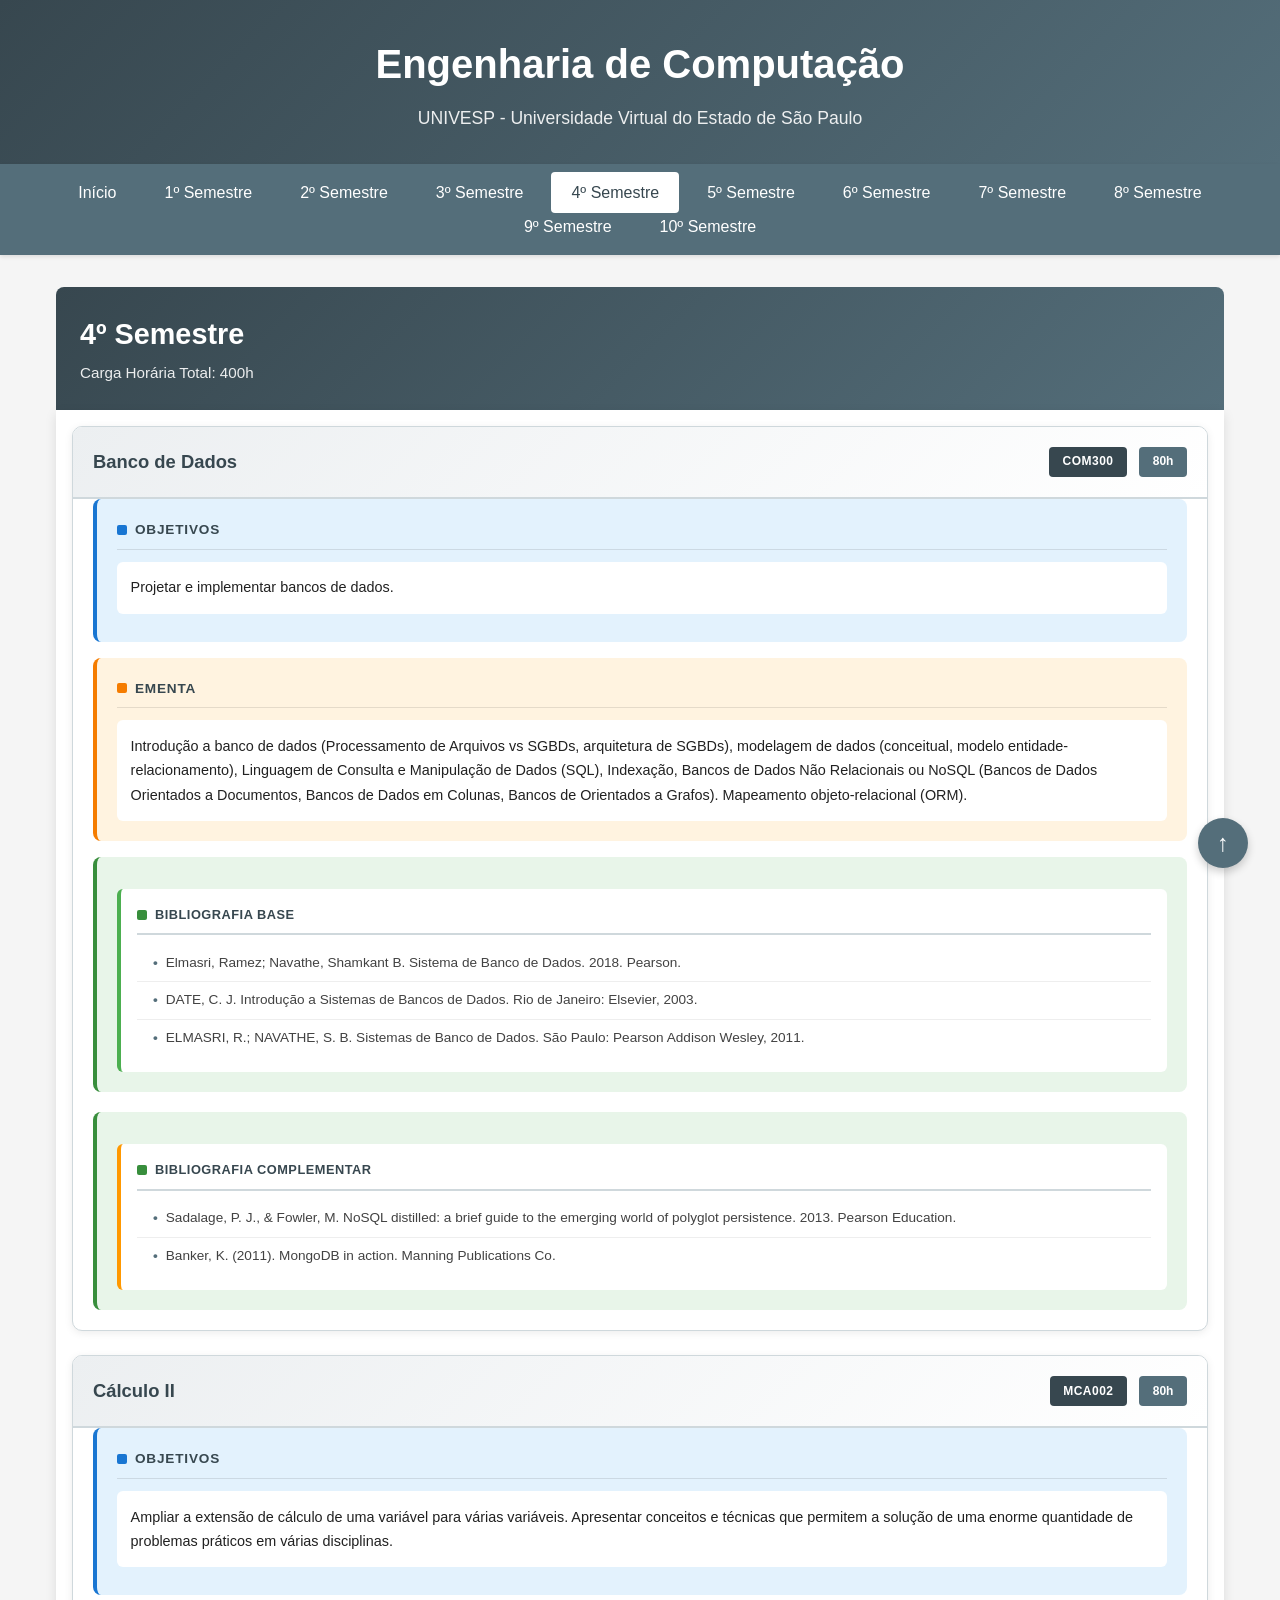
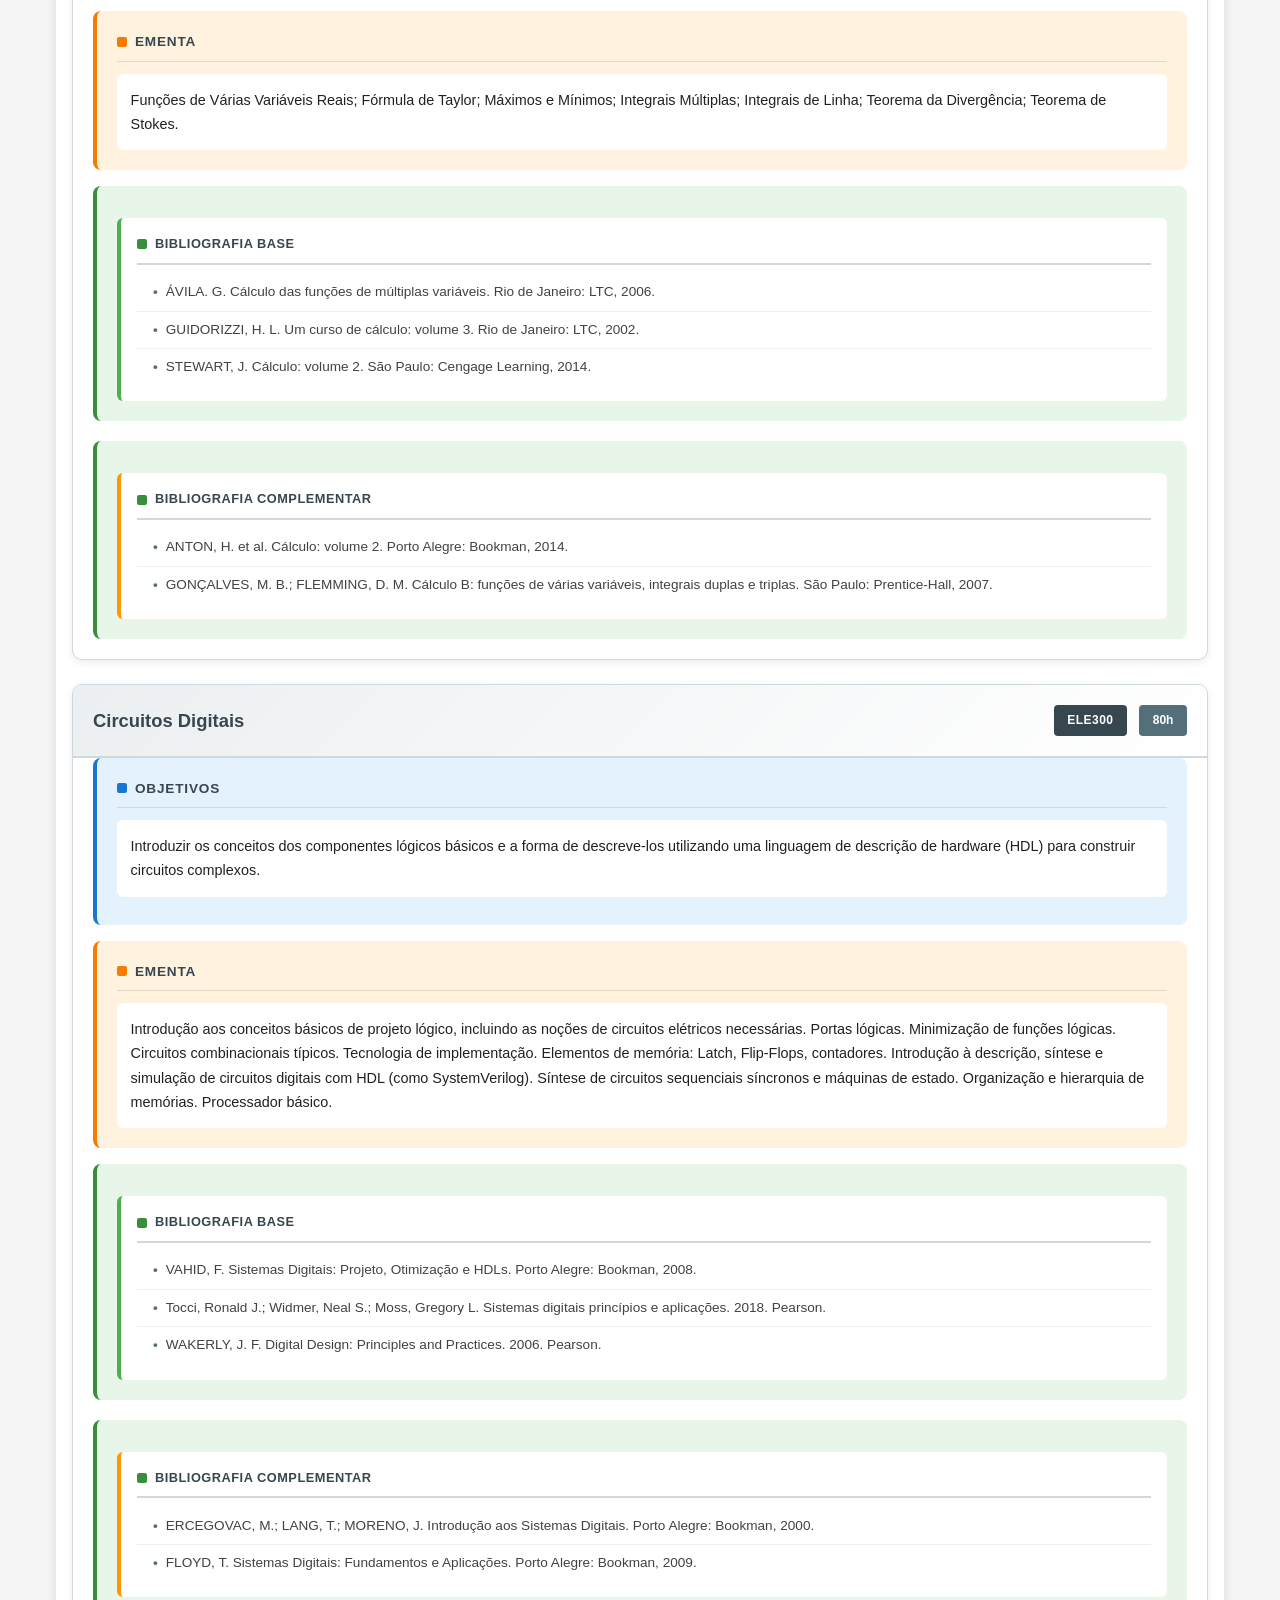
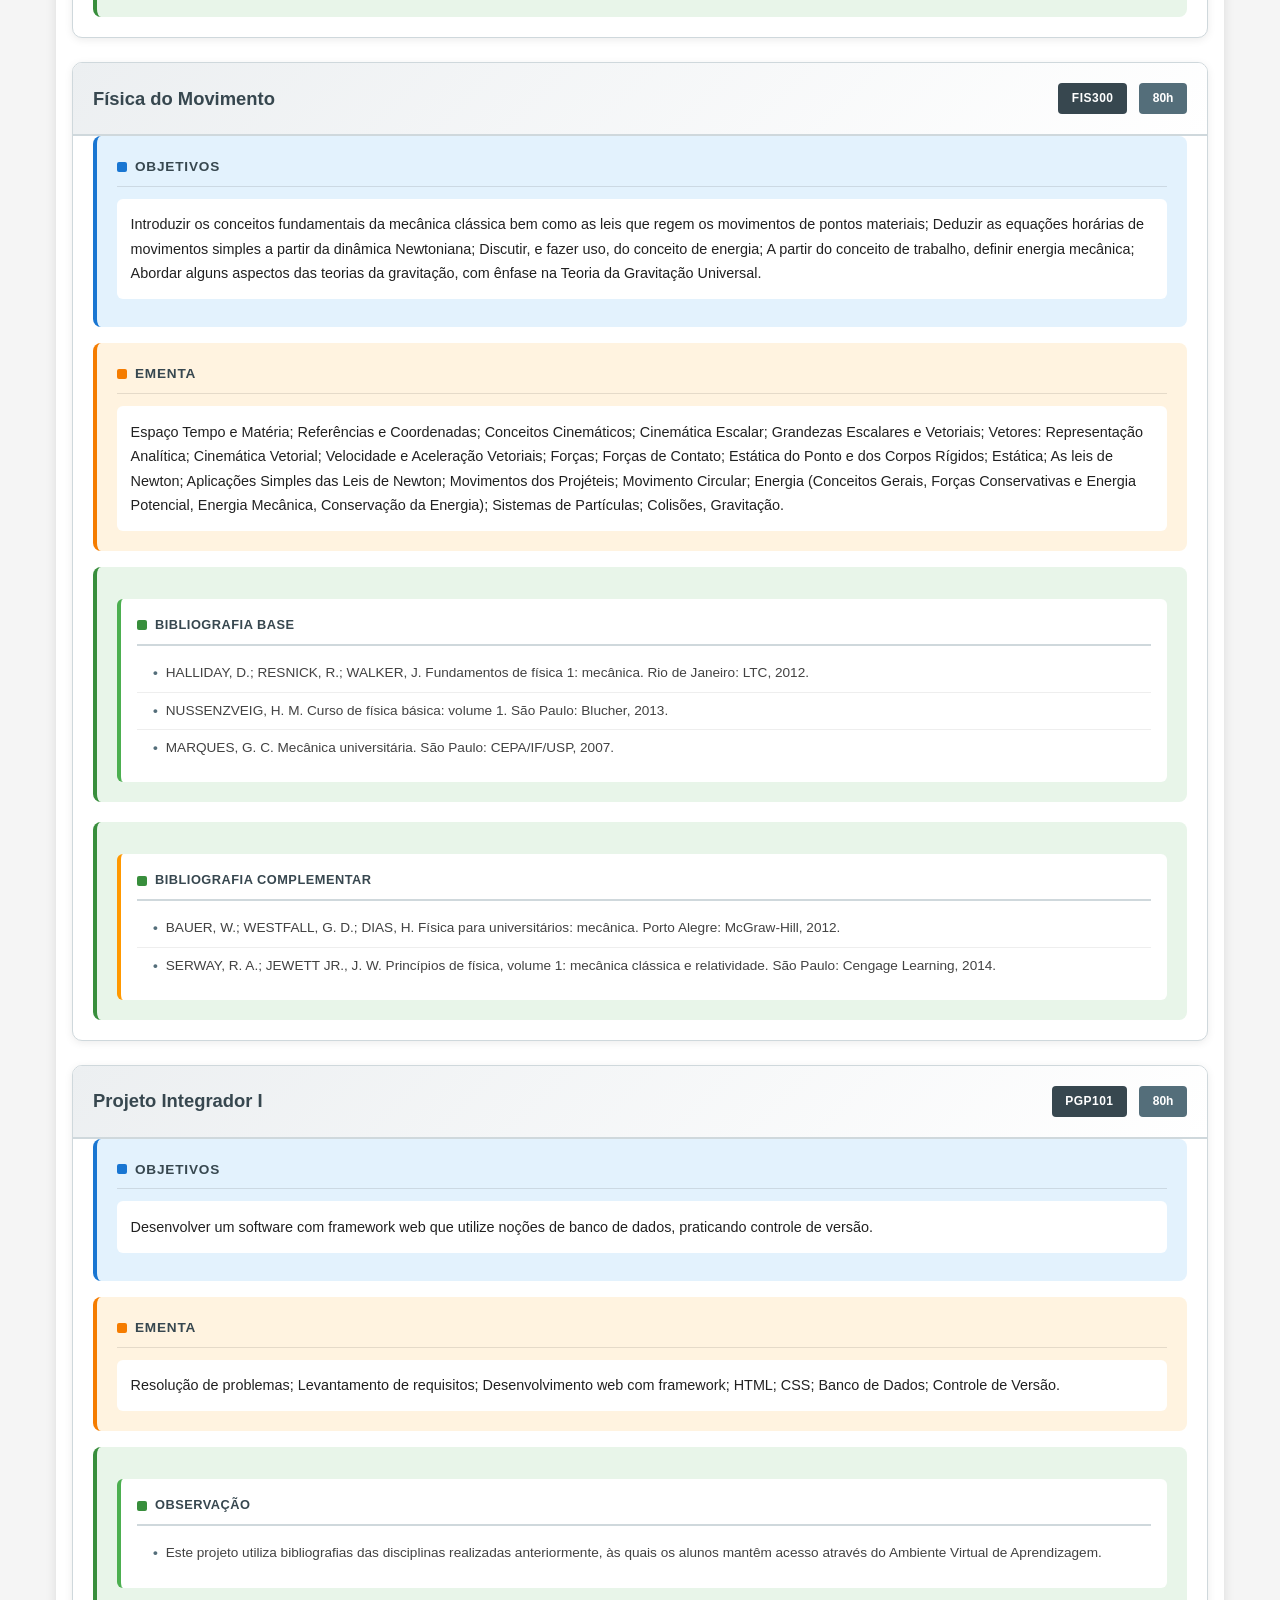
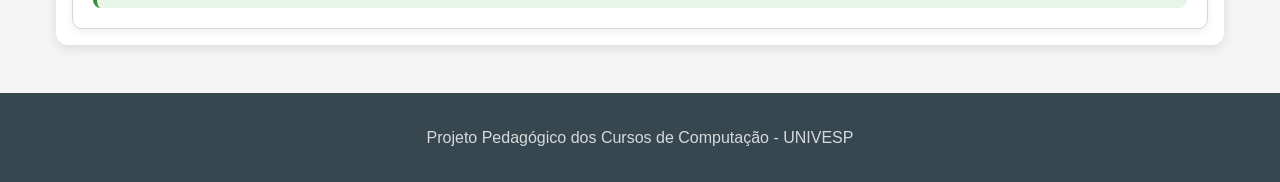
<file: dashboard/semestre4.html>
<!DOCTYPE html>
<html lang="pt-BR">
<head>
    <meta charset="UTF-8">
    <meta name="viewport" content="width=device-width, initial-scale=1.0, maximum-scale=1.0, user-scalable=no">
    <title>4º Semestre - Engenharia de Computação</title>
    <link rel="stylesheet" href="style.css">
</head>
<body>
    <header>
        <h1>Engenharia de Computação</h1>
        <p>UNIVESP - Universidade Virtual do Estado de São Paulo</p>
    </header>
    
<nav>
        <input type="checkbox" id="menu-checkbox" class="menu-checkbox">
        <label for="menu-checkbox" class="menu-toggle">
            <span></span>
            <span></span>
            <span></span>
        </label>
        <ul>
            <li><a href="index.html">Início</a></li>
            <li><a href="semestre1.html">1º Semestre</a></li>
            <li><a href="semestre2.html">2º Semestre</a></li>
            <li><a href="semestre3.html">3º Semestre</a></li>
            <li><a href="semestre4.html" class="active">4º Semestre</a></li>
            <li><a href="semestre5.html">5º Semestre</a></li>
            <li><a href="semestre6.html">6º Semestre</a></li>
            <li><a href="semestre7.html">7º Semestre</a></li>
            <li><a href="semestre8.html">8º Semestre</a></li>
            <li><a href="semestre9.html">9º Semestre</a></li>
            <li><a href="semestre10.html">10º Semestre</a></li>
        </ul>
    </nav>
    
    <main>
        <div class="semester-header">
            <h2>4º Semestre</h2>
            <p class="total-hours">Carga Horária Total: 400h</p>
        </div>
        
        <div class="disciplines-container">
            <!-- Banco de Dados -->
            <div class="discipline-card">
                <div class="discipline-header">
                    <h3 class="discipline-title">Banco de Dados</h3>
                    <span class="discipline-code">COM300</span>
                    <span class="discipline-hours">80h</span>
                </div>
                <div class="discipline-section objectives-section">
                    <h4>Objetivos</h4>
                    <p class="objectives">Projetar e implementar bancos de dados.</p>
                </div>
                <div class="discipline-section ementa-section">
                    <h4>Ementa</h4>
                    <p class="ementa">Introdução a banco de dados (Processamento de Arquivos vs SGBDs, arquitetura de SGBDs), modelagem de dados (conceitual, modelo entidade-relacionamento), Linguagem de Consulta e Manipulação de Dados (SQL), Indexação, Bancos de Dados Não Relacionais ou NoSQL (Bancos de Dados Orientados a Documentos, Bancos de Dados em Colunas, Bancos de Orientados a Grafos). Mapeamento objeto-relacional (ORM).</p>
                </div>
                <div class="discipline-section bibliography-section">
                    <div class="bibliography base-bibliography">
                        <h4>Bibliografia Base</h4>
                        <ul>
                            <li>Elmasri, Ramez; Navathe, Shamkant B. Sistema de Banco de Dados. 2018. Pearson.</li>
                            <li>DATE, C. J. Introdução a Sistemas de Bancos de Dados. Rio de Janeiro: Elsevier, 2003.</li>
                            <li>ELMASRI, R.; NAVATHE, S. B. Sistemas de Banco de Dados. São Paulo: Pearson Addison Wesley, 2011.</li>
                        </ul>
                    </div>
                </div>
                <div class="discipline-section bibliography-section">
                    <div class="bibliography complement-bibliography">
                        <h4>Bibliografia Complementar</h4>
                        <ul>
                            <li>Sadalage, P. J., & Fowler, M. NoSQL distilled: a brief guide to the emerging world of polyglot persistence. 2013. Pearson Education.</li>
                            <li>Banker, K. (2011). MongoDB in action. Manning Publications Co.</li>
                        </ul>
                    </div>
                </div>
            </div>
            
            <!-- Cálculo II -->
            <div class="discipline-card">
                <div class="discipline-header">
                    <h3 class="discipline-title">Cálculo II</h3>
                    <span class="discipline-code">MCA002</span>
                    <span class="discipline-hours">80h</span>
                </div>
                <div class="discipline-section objectives-section">
                    <h4>Objetivos</h4>
                    <p class="objectives">Ampliar a extensão de cálculo de uma variável para várias variáveis. Apresentar conceitos e técnicas que permitem a solução de uma enorme quantidade de problemas práticos em várias disciplinas.</p>
                </div>
                <div class="discipline-section ementa-section">
                    <h4>Ementa</h4>
                    <p class="ementa">Funções de Várias Variáveis Reais; Fórmula de Taylor; Máximos e Mínimos; Integrais Múltiplas; Integrais de Linha; Teorema da Divergência; Teorema de Stokes.</p>
                </div>
                <div class="discipline-section bibliography-section">
                    <div class="bibliography base-bibliography">
                        <h4>Bibliografia Base</h4>
                        <ul>
                            <li>ÁVILA. G. Cálculo das funções de múltiplas variáveis. Rio de Janeiro: LTC, 2006.</li>
                            <li>GUIDORIZZI, H. L. Um curso de cálculo: volume 3. Rio de Janeiro: LTC, 2002.</li>
                            <li>STEWART, J. Cálculo: volume 2. São Paulo: Cengage Learning, 2014.</li>
                        </ul>
                    </div>
                </div>
                <div class="discipline-section bibliography-section">
                    <div class="bibliography complement-bibliography">
                        <h4>Bibliografia Complementar</h4>
                        <ul>
                            <li>ANTON, H. et al. Cálculo: volume 2. Porto Alegre: Bookman, 2014.</li>
                            <li>GONÇALVES, M. B.; FLEMMING, D. M. Cálculo B: funções de várias variáveis, integrais duplas e triplas. São Paulo: Prentice-Hall, 2007.</li>
                        </ul>
                    </div>
                </div>
            </div>
            
            <!-- Circuitos Digitais -->
            <div class="discipline-card">
                <div class="discipline-header">
                    <h3 class="discipline-title">Circuitos Digitais</h3>
                    <span class="discipline-code">ELE300</span>
                    <span class="discipline-hours">80h</span>
                </div>
                <div class="discipline-section objectives-section">
                    <h4>Objetivos</h4>
                    <p class="objectives">Introduzir os conceitos dos componentes lógicos básicos e a forma de descreve-los utilizando uma linguagem de descrição de hardware (HDL) para construir circuitos complexos.</p>
                </div>
                <div class="discipline-section ementa-section">
                    <h4>Ementa</h4>
                    <p class="ementa">Introdução aos conceitos básicos de projeto lógico, incluindo as noções de circuitos elétricos necessárias. Portas lógicas. Minimização de funções lógicas. Circuitos combinacionais típicos. Tecnologia de implementação. Elementos de memória: Latch, Flip-Flops, contadores. Introdução à descrição, síntese e simulação de circuitos digitais com HDL (como SystemVerilog). Síntese de circuitos sequenciais síncronos e máquinas de estado. Organização e hierarquia de memórias. Processador básico.</p>
                </div>
                <div class="discipline-section bibliography-section">
                    <div class="bibliography base-bibliography">
                        <h4>Bibliografia Base</h4>
                        <ul>
                            <li>VAHID, F. Sistemas Digitais: Projeto, Otimização e HDLs. Porto Alegre: Bookman, 2008.</li>
                            <li>Tocci, Ronald J.; Widmer, Neal S.; Moss, Gregory L. Sistemas digitais princípios e aplicações. 2018. Pearson.</li>
                            <li>WAKERLY, J. F. Digital Design: Principles and Practices. 2006. Pearson.</li>
                        </ul>
                    </div>
                </div>
                <div class="discipline-section bibliography-section">
                    <div class="bibliography complement-bibliography">
                        <h4>Bibliografia Complementar</h4>
                        <ul>
                            <li>ERCEGOVAC, M.; LANG, T.; MORENO, J. Introdução aos Sistemas Digitais. Porto Alegre: Bookman, 2000.</li>
                            <li>FLOYD, T. Sistemas Digitais: Fundamentos e Aplicações. Porto Alegre: Bookman, 2009.</li>
                        </ul>
                    </div>
                </div>
            </div>
            
            <!-- Física do Movimento -->
            <div class="discipline-card">
                <div class="discipline-header">
                    <h3 class="discipline-title">Física do Movimento</h3>
                    <span class="discipline-code">FIS300</span>
                    <span class="discipline-hours">80h</span>
                </div>
                <div class="discipline-section objectives-section">
                    <h4>Objetivos</h4>
                    <p class="objectives">Introduzir os conceitos fundamentais da mecânica clássica bem como as leis que regem os movimentos de pontos materiais; Deduzir as equações horárias de movimentos simples a partir da dinâmica Newtoniana; Discutir, e fazer uso, do conceito de energia; A partir do conceito de trabalho, definir energia mecânica; Abordar alguns aspectos das teorias da gravitação, com ênfase na Teoria da Gravitação Universal.</p>
                </div>
                <div class="discipline-section ementa-section">
                    <h4>Ementa</h4>
                    <p class="ementa">Espaço Tempo e Matéria; Referências e Coordenadas; Conceitos Cinemáticos; Cinemática Escalar; Grandezas Escalares e Vetoriais; Vetores: Representação Analítica; Cinemática Vetorial; Velocidade e Aceleração Vetoriais; Forças; Forças de Contato; Estática do Ponto e dos Corpos Rígidos; Estática; As leis de Newton; Aplicações Simples das Leis de Newton; Movimentos dos Projéteis; Movimento Circular; Energia (Conceitos Gerais, Forças Conservativas e Energia Potencial, Energia Mecânica, Conservação da Energia); Sistemas de Partículas; Colisões, Gravitação.</p>
                </div>
                <div class="discipline-section bibliography-section">
                    <div class="bibliography base-bibliography">
                        <h4>Bibliografia Base</h4>
                        <ul>
                            <li>HALLIDAY, D.; RESNICK, R.; WALKER, J. Fundamentos de física 1: mecânica. Rio de Janeiro: LTC, 2012.</li>
                            <li>NUSSENZVEIG, H. M. Curso de física básica: volume 1. São Paulo: Blucher, 2013.</li>
                            <li>MARQUES, G. C. Mecânica universitária. São Paulo: CEPA/IF/USP, 2007.</li>
                        </ul>
                    </div>
                </div>
                <div class="discipline-section bibliography-section">
                    <div class="bibliography complement-bibliography">
                        <h4>Bibliografia Complementar</h4>
                        <ul>
                            <li>BAUER, W.; WESTFALL, G. D.; DIAS, H. Física para universitários: mecânica. Porto Alegre: McGraw-Hill, 2012.</li>
                            <li>SERWAY, R. A.; JEWETT JR., J. W. Princípios de física, volume 1: mecânica clássica e relatividade. São Paulo: Cengage Learning, 2014.</li>
                        </ul>
                    </div>
                </div>
            </div>
            
            <!-- Projeto Integrador I -->
            <div class="discipline-card">
                <div class="discipline-header">
                    <h3 class="discipline-title">Projeto Integrador I</h3>
                    <span class="discipline-code">PGP101</span>
                    <span class="discipline-hours">80h</span>
                </div>
                <div class="discipline-section objectives-section">
                    <h4>Objetivos</h4>
                    <p class="objectives">Desenvolver um software com framework web que utilize noções de banco de dados, praticando controle de versão.</p>
                </div>
                <div class="discipline-section ementa-section">
                    <h4>Ementa</h4>
                    <p class="ementa">Resolução de problemas; Levantamento de requisitos; Desenvolvimento web com framework; HTML; CSS; Banco de Dados; Controle de Versão.</p>
                </div>
                <div class="discipline-section bibliography-section">
                    <div class="bibliography base-bibliography">
                        <h4>Observação</h4>
                        <ul>
                            <li>Este projeto utiliza bibliografias das disciplinas realizadas anteriormente, às quais os alunos mantêm acesso através do Ambiente Virtual de Aprendizagem.</li>
                        </ul>
                    </div>
                </div>
            </div>
        </div>
    </main>
    
    <footer>
        <p>Projeto Pedagógico dos Cursos de Computação - UNIVESP</p>
    </footer>
    
    <a href="#" class="back-to-top">↑</a>
</body>
</html>
</file>
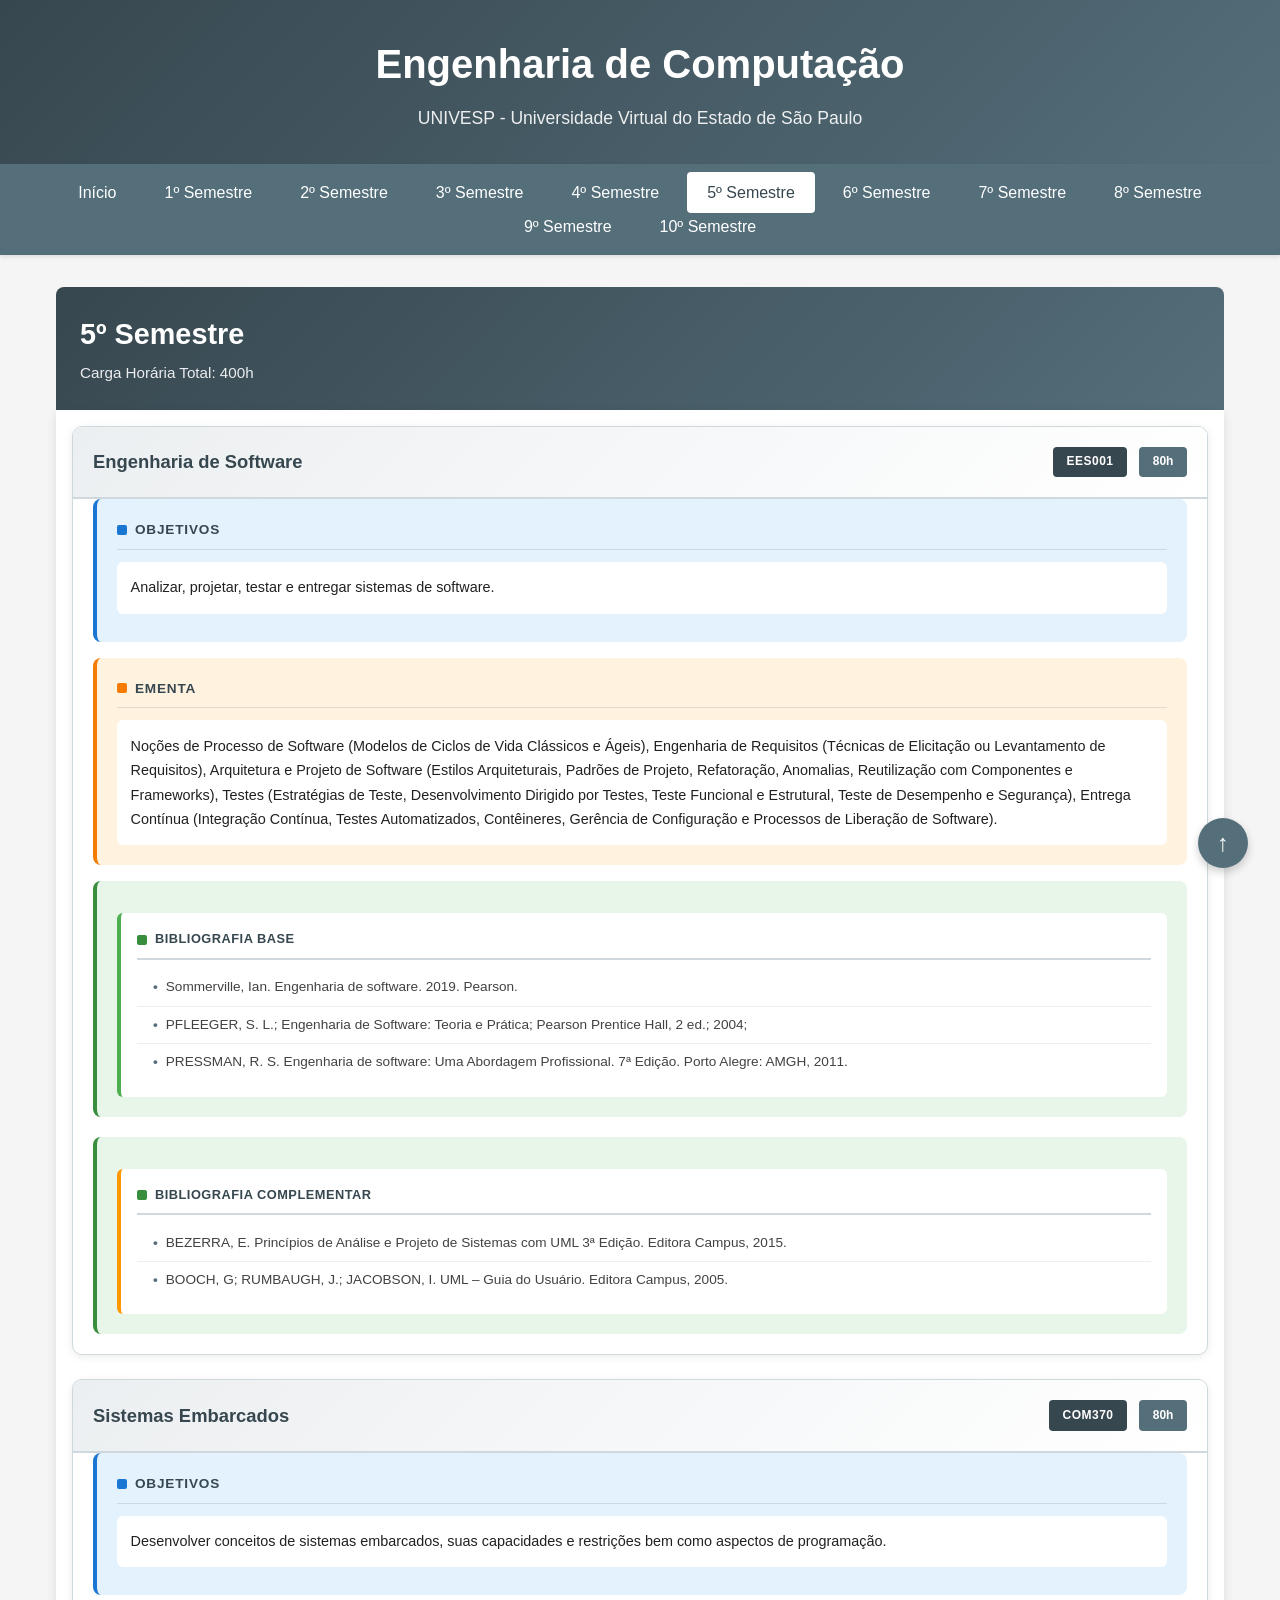
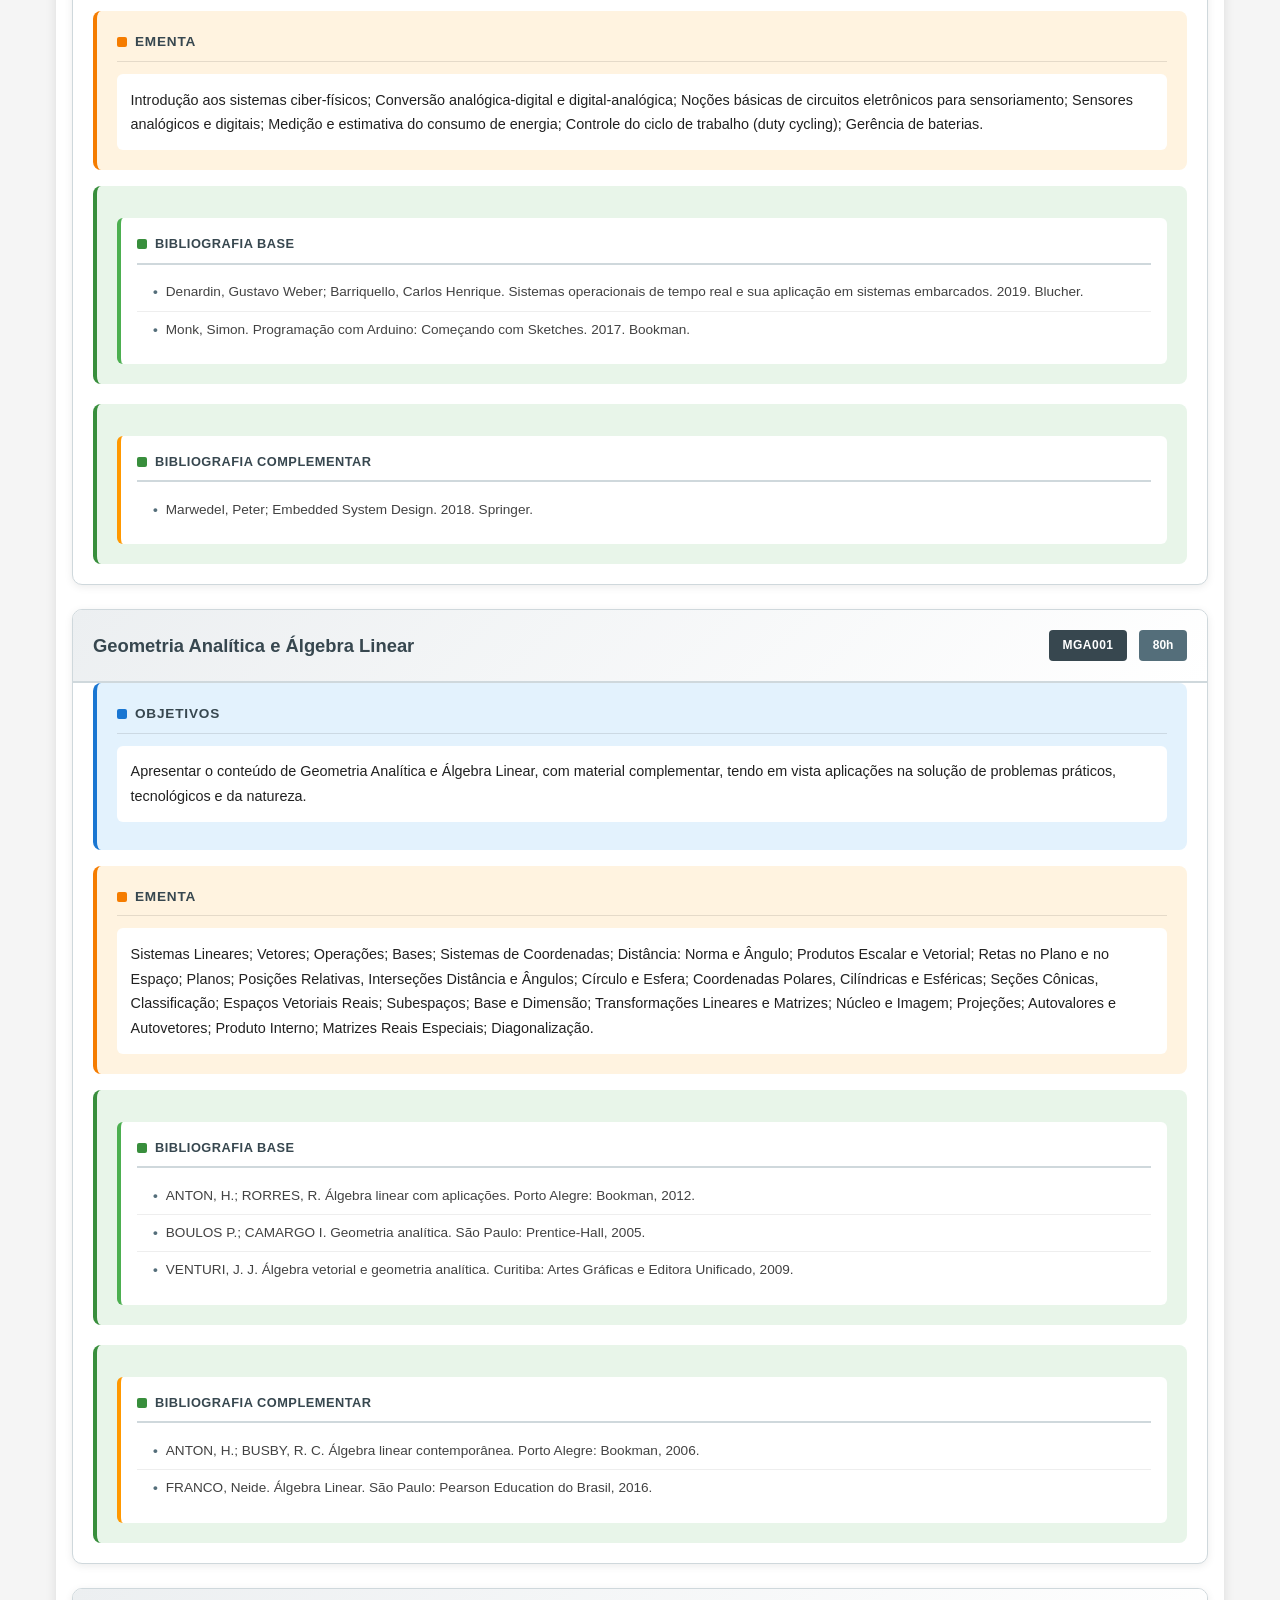
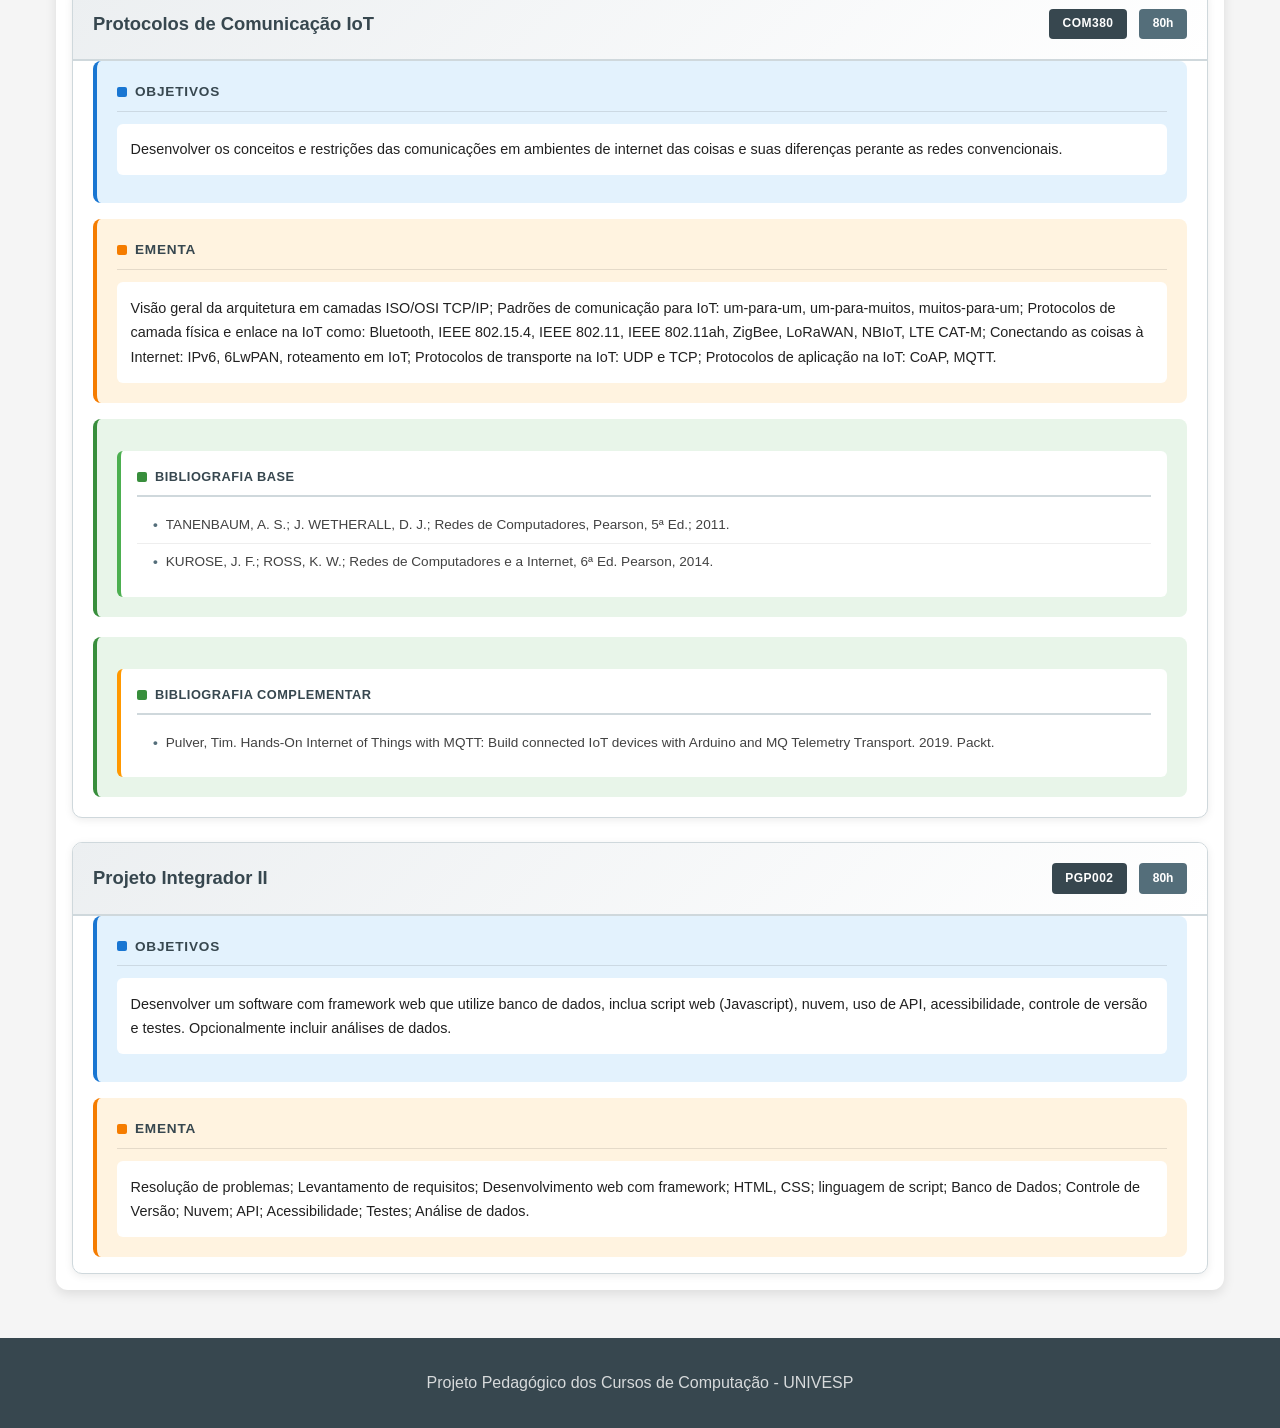
<file: dashboard/semestre5.html>
<!DOCTYPE html>
<html lang="pt-BR">
<head>
    <meta charset="UTF-8">
    <meta name="viewport" content="width=device-width, initial-scale=1.0, maximum-scale=1.0, user-scalable=no">
    <title>5º Semestre - Engenharia de Computação</title>
    <link rel="stylesheet" href="style.css">
</head>
<body>
    <header>
        <h1>Engenharia de Computação</h1>
        <p>UNIVESP - Universidade Virtual do Estado de São Paulo</p>
    </header>
    
<nav>
        <input type="checkbox" id="menu-checkbox" class="menu-checkbox">
        <label for="menu-checkbox" class="menu-toggle">
            <span></span>
            <span></span>
            <span></span>
        </label>
        <ul>
            <li><a href="index.html">Início</a></li>
            <li><a href="semestre1.html">1º Semestre</a></li>
            <li><a href="semestre2.html">2º Semestre</a></li>
            <li><a href="semestre3.html">3º Semestre</a></li>
            <li><a href="semestre4.html">4º Semestre</a></li>
            <li><a href="semestre5.html" class="active">5º Semestre</a></li>
            <li><a href="semestre6.html">6º Semestre</a></li>
            <li><a href="semestre7.html">7º Semestre</a></li>
            <li><a href="semestre8.html">8º Semestre</a></li>
            <li><a href="semestre9.html">9º Semestre</a></li>
            <li><a href="semestre10.html">10º Semestre</a></li>
        </ul>
    </nav>
    
    <main>
        <div class="semester-header">
            <h2>5º Semestre</h2>
            <p class="total-hours">Carga Horária Total: 400h</p>
        </div>
        
        <div class="disciplines-container">
            <!-- Engenharia de Software -->
            <div class="discipline-card">
                <div class="discipline-header">
                    <h3 class="discipline-title">Engenharia de Software</h3>
                    <span class="discipline-code">EES001</span>
                    <span class="discipline-hours">80h</span>
                </div>
                <div class="discipline-section objectives-section">
                    <h4>Objetivos</h4>
                    <p class="objectives">Analizar, projetar, testar e entregar sistemas de software.</p>
                </div>
                <div class="discipline-section ementa-section">
                    <h4>Ementa</h4>
                    <p class="ementa">Noções de Processo de Software (Modelos de Ciclos de Vida Clássicos e Ágeis), Engenharia de Requisitos (Técnicas de Elicitação ou Levantamento de Requisitos), Arquitetura e Projeto de Software (Estilos Arquiteturais, Padrões de Projeto, Refatoração, Anomalias, Reutilização com Componentes e Frameworks), Testes (Estratégias de Teste, Desenvolvimento Dirigido por Testes, Teste Funcional e Estrutural, Teste de Desempenho e Segurança), Entrega Contínua (Integração Contínua, Testes Automatizados, Contêineres, Gerência de Configuração e Processos de Liberação de Software).</p>
                </div>
                <div class="discipline-section bibliography-section">
                    <div class="bibliography base-bibliography">
                        <h4>Bibliografia Base</h4>
                        <ul>
                            <li>Sommerville, Ian. Engenharia de software. 2019. Pearson.</li>
                            <li>PFLEEGER, S. L.; Engenharia de Software: Teoria e Prática; Pearson Prentice Hall, 2 ed.; 2004;</li>
                            <li>PRESSMAN, R. S. Engenharia de software: Uma Abordagem Profissional. 7ª Edição. Porto Alegre: AMGH, 2011.</li>
                        </ul>
                    </div>
                </div>
                <div class="discipline-section bibliography-section">
                    <div class="bibliography complement-bibliography">
                        <h4>Bibliografia Complementar</h4>
                        <ul>
                            <li>BEZERRA, E. Princípios de Análise e Projeto de Sistemas com UML 3ª Edição. Editora Campus, 2015.</li>
                            <li>BOOCH, G; RUMBAUGH, J.; JACOBSON, I. UML – Guia do Usuário. Editora Campus, 2005.</li>
                        </ul>
                    </div>
                </div>
            </div>
            
            <!-- Sistemas Embarcados -->
            <div class="discipline-card">
                <div class="discipline-header">
                    <h3 class="discipline-title">Sistemas Embarcados</h3>
                    <span class="discipline-code">COM370</span>
                    <span class="discipline-hours">80h</span>
                </div>
                <div class="discipline-section objectives-section">
                    <h4>Objetivos</h4>
                    <p class="objectives">Desenvolver conceitos de sistemas embarcados, suas capacidades e restrições bem como aspectos de programação.</p>
                </div>
                <div class="discipline-section ementa-section">
                    <h4>Ementa</h4>
                    <p class="ementa">Introdução aos sistemas ciber-físicos; Conversão analógica-digital e digital-analógica; Noções básicas de circuitos eletrônicos para sensoriamento; Sensores analógicos e digitais; Medição e estimativa do consumo de energia; Controle do ciclo de trabalho (duty cycling); Gerência de baterias.</p>
                </div>
                <div class="discipline-section bibliography-section">
                    <div class="bibliography base-bibliography">
                        <h4>Bibliografia Base</h4>
                        <ul>
                            <li>Denardin, Gustavo Weber; Barriquello, Carlos Henrique. Sistemas operacionais de tempo real e sua aplicação em sistemas embarcados. 2019. Blucher.</li>
                            <li>Monk, Simon. Programação com Arduino: Começando com Sketches. 2017. Bookman.</li>
                        </ul>
                    </div>
                </div>
                <div class="discipline-section bibliography-section">
                    <div class="bibliography complement-bibliography">
                        <h4>Bibliografia Complementar</h4>
                        <ul>
                            <li>Marwedel, Peter; Embedded System Design. 2018. Springer.</li>
                        </ul>
                    </div>
                </div>
            </div>
            
            <!-- Geometria Analítica e Álgebra Linear -->
            <div class="discipline-card">
                <div class="discipline-header">
                    <h3 class="discipline-title">Geometria Analítica e Álgebra Linear</h3>
                    <span class="discipline-code">MGA001</span>
                    <span class="discipline-hours">80h</span>
                </div>
                <div class="discipline-section objectives-section">
                    <h4>Objetivos</h4>
                    <p class="objectives">Apresentar o conteúdo de Geometria Analítica e Álgebra Linear, com material complementar, tendo em vista aplicações na solução de problemas práticos, tecnológicos e da natureza.</p>
                </div>
                <div class="discipline-section ementa-section">
                    <h4>Ementa</h4>
                    <p class="ementa">Sistemas Lineares; Vetores; Operações; Bases; Sistemas de Coordenadas; Distância: Norma e Ângulo; Produtos Escalar e Vetorial; Retas no Plano e no Espaço; Planos; Posições Relativas, Interseções Distância e Ângulos; Círculo e Esfera; Coordenadas Polares, Cilíndricas e Esféricas; Seções Cônicas, Classificação; Espaços Vetoriais Reais; Subespaços; Base e Dimensão; Transformações Lineares e Matrizes; Núcleo e Imagem; Projeções; Autovalores e Autovetores; Produto Interno; Matrizes Reais Especiais; Diagonalização.</p>
                </div>
                <div class="discipline-section bibliography-section">
                    <div class="bibliography base-bibliography">
                        <h4>Bibliografia Base</h4>
                        <ul>
                            <li>ANTON, H.; RORRES, R. Álgebra linear com aplicações. Porto Alegre: Bookman, 2012.</li>
                            <li>BOULOS P.; CAMARGO I. Geometria analítica. São Paulo: Prentice-Hall, 2005.</li>
                            <li>VENTURI, J. J. Álgebra vetorial e geometria analítica. Curitiba: Artes Gráficas e Editora Unificado, 2009.</li>
                        </ul>
                    </div>
                </div>
                <div class="discipline-section bibliography-section">
                    <div class="bibliography complement-bibliography">
                        <h4>Bibliografia Complementar</h4>
                        <ul>
                            <li>ANTON, H.; BUSBY, R. C. Álgebra linear contemporânea. Porto Alegre: Bookman, 2006.</li>
                            <li>FRANCO, Neide. Álgebra Linear. São Paulo: Pearson Education do Brasil, 2016.</li>
                        </ul>
                    </div>
                </div>
            </div>
            
            <!-- Protocolos de Comunicação IoT -->
            <div class="discipline-card">
                <div class="discipline-header">
                    <h3 class="discipline-title">Protocolos de Comunicação IoT</h3>
                    <span class="discipline-code">COM380</span>
                    <span class="discipline-hours">80h</span>
                </div>
                <div class="discipline-section objectives-section">
                    <h4>Objetivos</h4>
                    <p class="objectives">Desenvolver os conceitos e restrições das comunicações em ambientes de internet das coisas e suas diferenças perante as redes convencionais.</p>
                </div>
                <div class="discipline-section ementa-section">
                    <h4>Ementa</h4>
                    <p class="ementa">Visão geral da arquitetura em camadas ISO/OSI TCP/IP; Padrões de comunicação para IoT: um-para-um, um-para-muitos, muitos-para-um; Protocolos de camada física e enlace na IoT como: Bluetooth, IEEE 802.15.4, IEEE 802.11, IEEE 802.11ah, ZigBee, LoRaWAN, NBIoT, LTE CAT-M; Conectando as coisas à Internet: IPv6, 6LwPAN, roteamento em IoT; Protocolos de transporte na IoT: UDP e TCP; Protocolos de aplicação na IoT: CoAP, MQTT.</p>
                </div>
                <div class="discipline-section bibliography-section">
                    <div class="bibliography base-bibliography">
                        <h4>Bibliografia Base</h4>
                        <ul>
                            <li>TANENBAUM, A. S.; J. WETHERALL, D. J.; Redes de Computadores, Pearson, 5ª Ed.; 2011.</li>
                            <li>KUROSE, J. F.; ROSS, K. W.; Redes de Computadores e a Internet, 6ª Ed. Pearson, 2014.</li>
                        </ul>
                    </div>
                </div>
                <div class="discipline-section bibliography-section">
                    <div class="bibliography complement-bibliography">
                        <h4>Bibliografia Complementar</h4>
                        <ul>
                            <li>Pulver, Tim. Hands-On Internet of Things with MQTT: Build connected IoT devices with Arduino and MQ Telemetry Transport. 2019. Packt.</li>
                        </ul>
                    </div>
                </div>
            </div>
            
            <!-- Projeto Integrador II -->
            <div class="discipline-card">
                <div class="discipline-header">
                    <h3 class="discipline-title">Projeto Integrador II</h3>
                    <span class="discipline-code">PGP002</span>
                    <span class="discipline-hours">80h</span>
                </div>
                <div class="discipline-section objectives-section">
                    <h4>Objetivos</h4>
                    <p class="objectives">Desenvolver um software com framework web que utilize banco de dados, inclua script web (Javascript), nuvem, uso de API, acessibilidade, controle de versão e testes. Opcionalmente incluir análises de dados.</p>
                </div>
                <div class="discipline-section ementa-section">
                    <h4>Ementa</h4>
                    <p class="ementa">Resolução de problemas; Levantamento de requisitos; Desenvolvimento web com framework; HTML, CSS; linguagem de script; Banco de Dados; Controle de Versão; Nuvem; API; Acessibilidade; Testes; Análise de dados.</p>
                </div>
            </div>
        </div>
    </main>
    
    <footer>
        <p>Projeto Pedagógico dos Cursos de Computação - UNIVESP</p>
    </footer>
    
    <a href="#" class="back-to-top">↑</a>
</body>
</html>
</file>
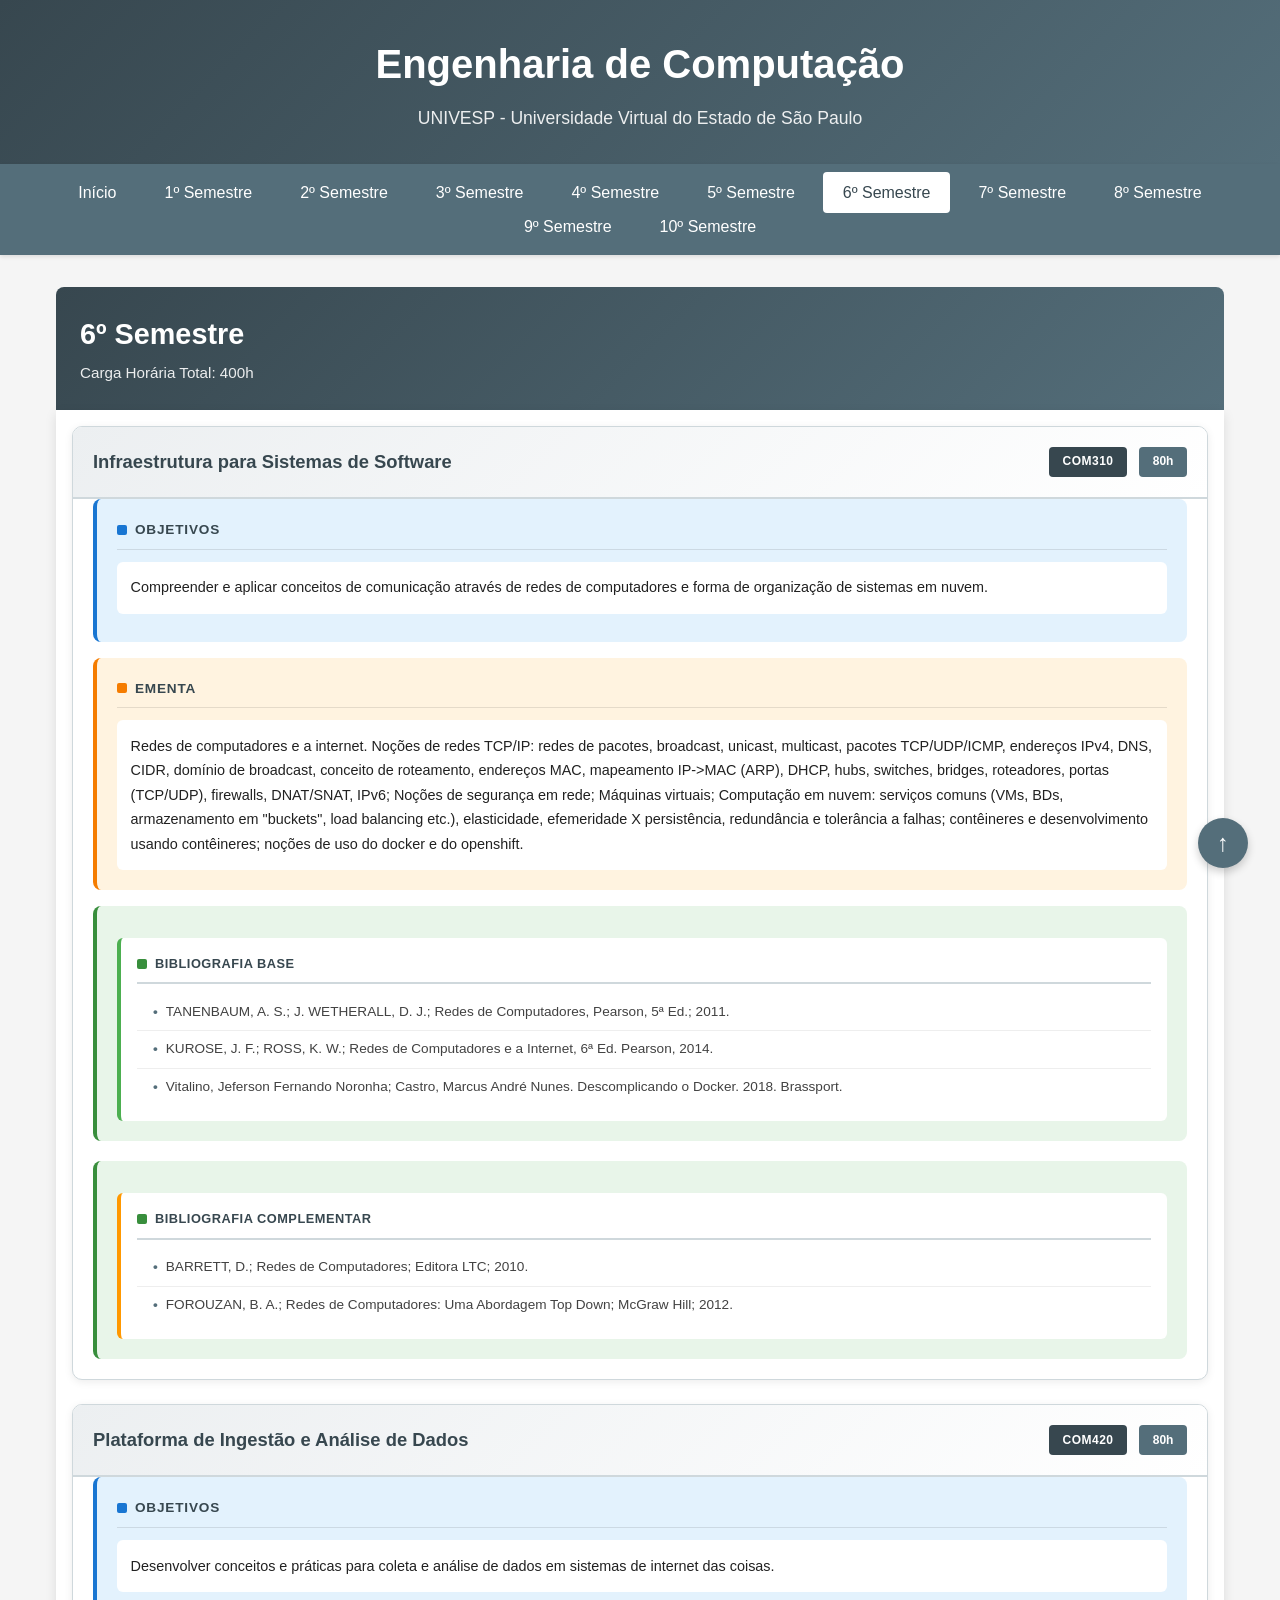
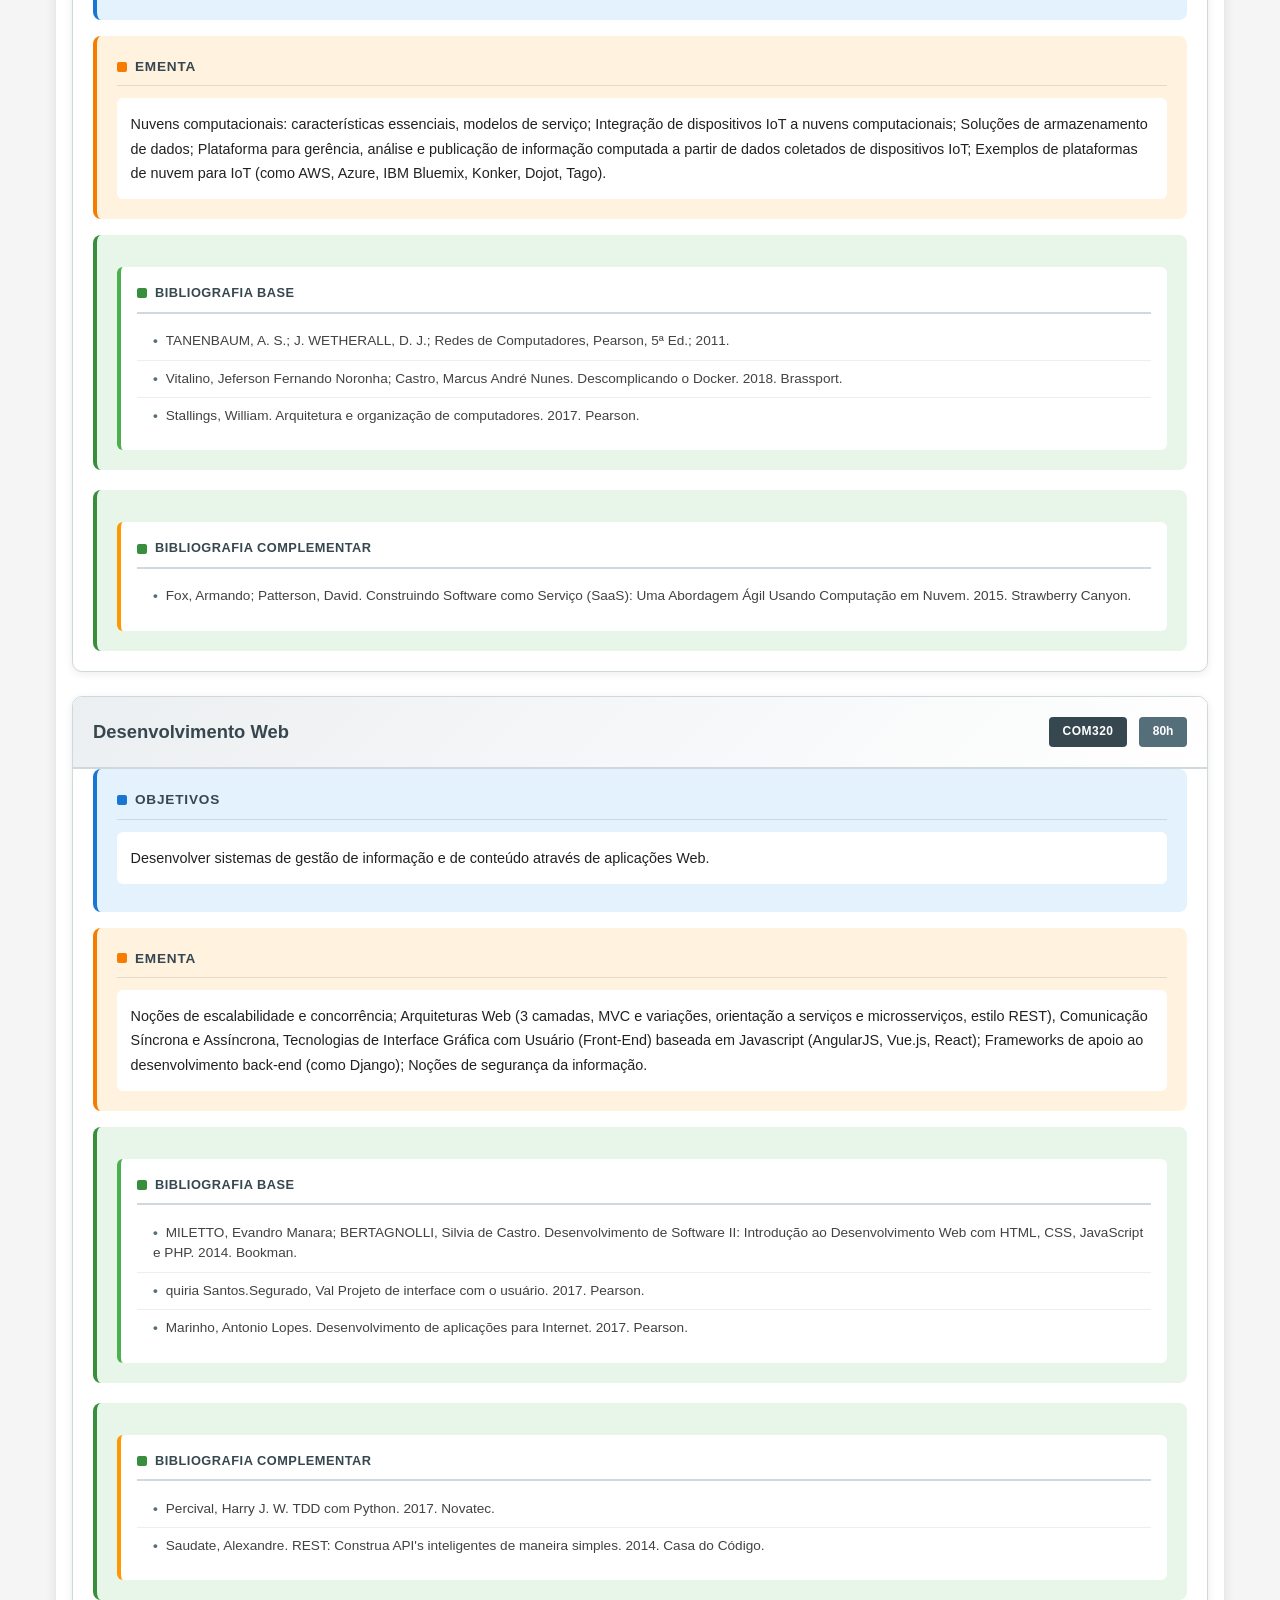
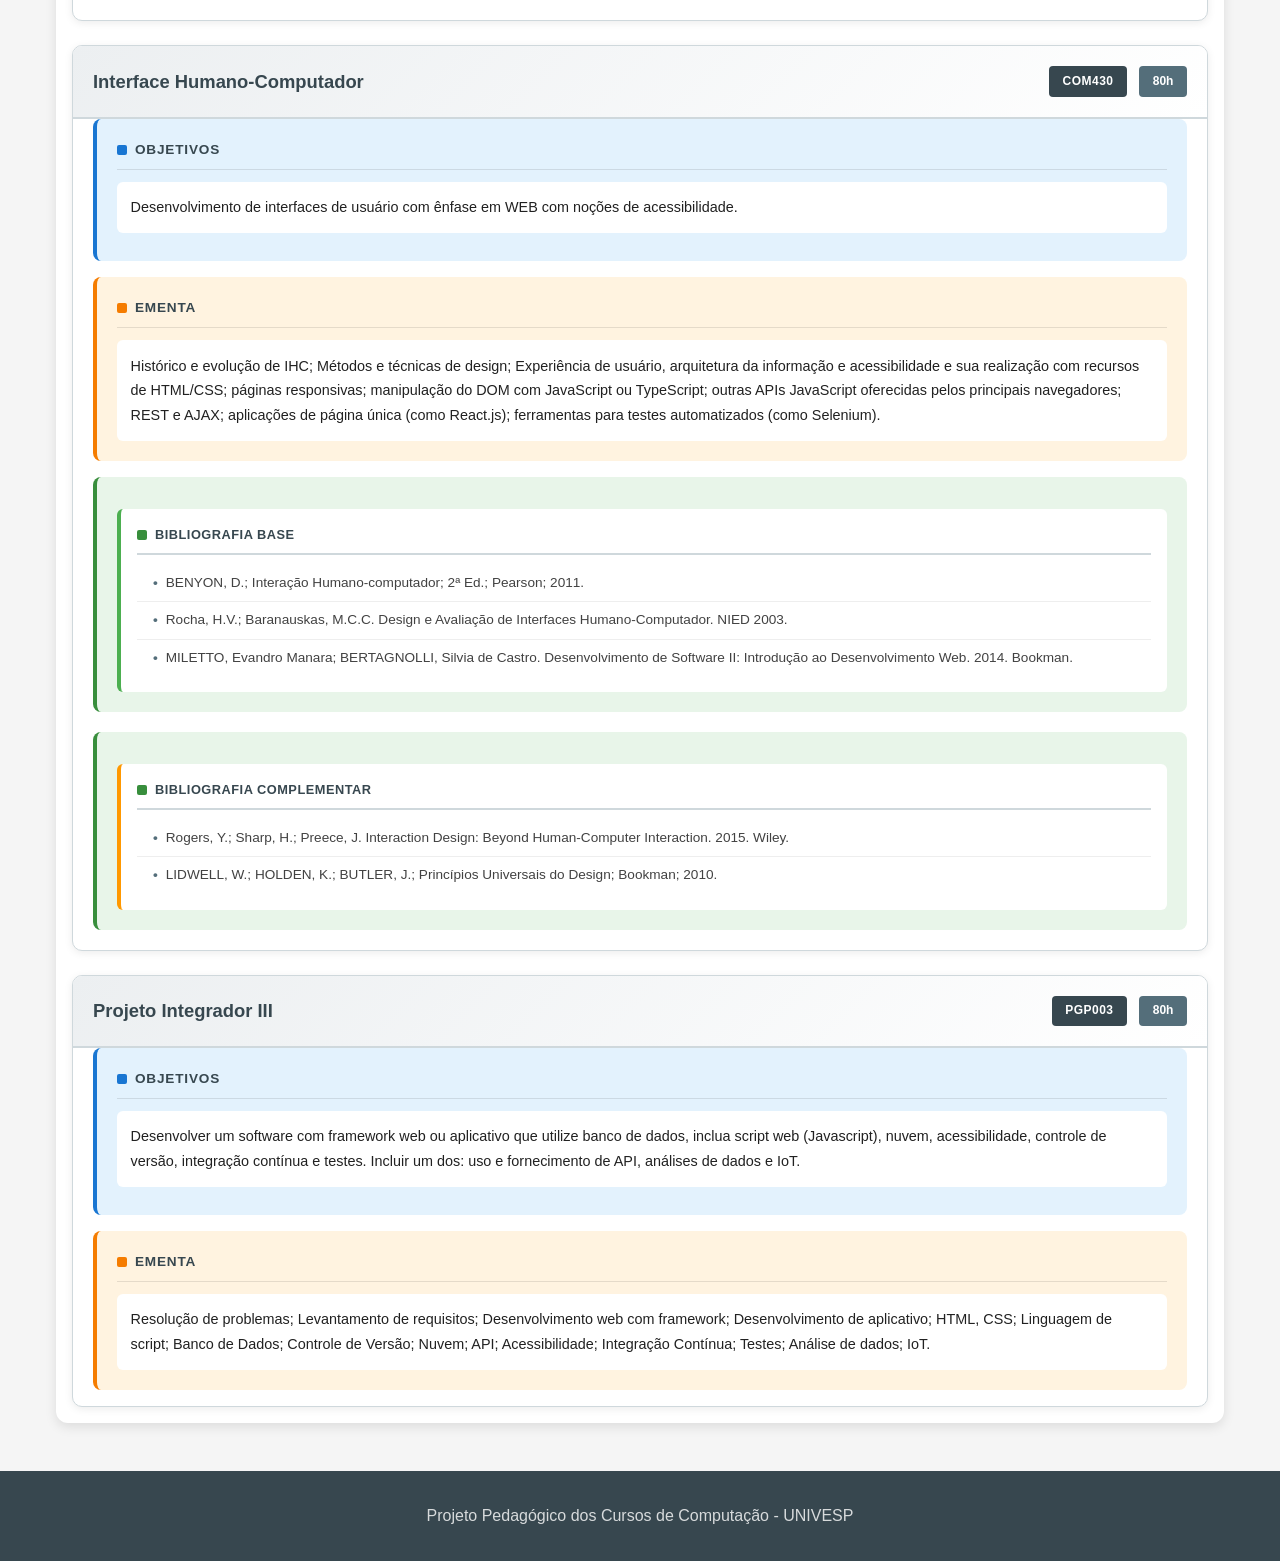
<file: dashboard/semestre6.html>
<!DOCTYPE html>
<html lang="pt-BR">
<head>
    <meta charset="UTF-8">
    <meta name="viewport" content="width=device-width, initial-scale=1.0, maximum-scale=1.0, user-scalable=no">
    <title>6º Semestre - Engenharia de Computação</title>
    <link rel="stylesheet" href="style.css">
</head>
<body>
    <header>
        <h1>Engenharia de Computação</h1>
        <p>UNIVESP - Universidade Virtual do Estado de São Paulo</p>
    </header>
    
<nav>
        <input type="checkbox" id="menu-checkbox" class="menu-checkbox">
        <label for="menu-checkbox" class="menu-toggle">
            <span></span>
            <span></span>
            <span></span>
        </label>
        <ul>
            <li><a href="index.html">Início</a></li>
            <li><a href="semestre1.html">1º Semestre</a></li>
            <li><a href="semestre2.html">2º Semestre</a></li>
            <li><a href="semestre3.html">3º Semestre</a></li>
            <li><a href="semestre4.html">4º Semestre</a></li>
            <li><a href="semestre5.html">5º Semestre</a></li>
            <li><a href="semestre6.html" class="active">6º Semestre</a></li>
            <li><a href="semestre7.html">7º Semestre</a></li>
            <li><a href="semestre8.html">8º Semestre</a></li>
            <li><a href="semestre9.html">9º Semestre</a></li>
            <li><a href="semestre10.html">10º Semestre</a></li>
        </ul>
    </nav>
    
    <main>
        <div class="semester-header">
            <h2>6º Semestre</h2>
            <p class="total-hours">Carga Horária Total: 400h</p>
        </div>
        
        <div class="disciplines-container">
            <!-- Infraestrutura para Sistemas de Software -->
            <div class="discipline-card">
                <div class="discipline-header">
                    <h3 class="discipline-title">Infraestrutura para Sistemas de Software</h3>
                    <span class="discipline-code">COM310</span>
                    <span class="discipline-hours">80h</span>
                </div>
                <div class="discipline-section objectives-section">
                    <h4>Objetivos</h4>
                    <p class="objectives">Compreender e aplicar conceitos de comunicação através de redes de computadores e forma de organização de sistemas em nuvem.</p>
                </div>
                <div class="discipline-section ementa-section">
                    <h4>Ementa</h4>
                    <p class="ementa">Redes de computadores e a internet. Noções de redes TCP/IP: redes de pacotes, broadcast, unicast, multicast, pacotes TCP/UDP/ICMP, endereços IPv4, DNS, CIDR, domínio de broadcast, conceito de roteamento, endereços MAC, mapeamento IP->MAC (ARP), DHCP, hubs, switches, bridges, roteadores, portas (TCP/UDP), firewalls, DNAT/SNAT, IPv6; Noções de segurança em rede; Máquinas virtuais; Computação em nuvem: serviços comuns (VMs, BDs, armazenamento em "buckets", load balancing etc.), elasticidade, efemeridade X persistência, redundância e tolerância a falhas; contêineres e desenvolvimento usando contêineres; noções de uso do docker e do openshift.</p>
                </div>
                <div class="discipline-section bibliography-section">
                    <div class="bibliography base-bibliography">
                        <h4>Bibliografia Base</h4>
                        <ul>
                            <li>TANENBAUM, A. S.; J. WETHERALL, D. J.; Redes de Computadores, Pearson, 5ª Ed.; 2011.</li>
                            <li>KUROSE, J. F.; ROSS, K. W.; Redes de Computadores e a Internet, 6ª Ed. Pearson, 2014.</li>
                            <li>Vitalino, Jeferson Fernando Noronha; Castro, Marcus André Nunes. Descomplicando o Docker. 2018. Brassport.</li>
                        </ul>
                    </div>
                </div>
                <div class="discipline-section bibliography-section">
                    <div class="bibliography complement-bibliography">
                        <h4>Bibliografia Complementar</h4>
                        <ul>
                            <li>BARRETT, D.; Redes de Computadores; Editora LTC; 2010.</li>
                            <li>FOROUZAN, B. A.; Redes de Computadores: Uma Abordagem Top Down; McGraw Hill; 2012.</li>
                        </ul>
                    </div>
                </div>
            </div>
            
            <!-- Plataforma de Ingestão e Análise de Dados -->
            <div class="discipline-card">
                <div class="discipline-header">
                    <h3 class="discipline-title">Plataforma de Ingestão e Análise de Dados</h3>
                    <span class="discipline-code">COM420</span>
                    <span class="discipline-hours">80h</span>
                </div>
                <div class="discipline-section objectives-section">
                    <h4>Objetivos</h4>
                    <p class="objectives">Desenvolver conceitos e práticas para coleta e análise de dados em sistemas de internet das coisas.</p>
                </div>
                <div class="discipline-section ementa-section">
                    <h4>Ementa</h4>
                    <p class="ementa">Nuvens computacionais: características essenciais, modelos de serviço; Integração de dispositivos IoT a nuvens computacionais; Soluções de armazenamento de dados; Plataforma para gerência, análise e publicação de informação computada a partir de dados coletados de dispositivos IoT; Exemplos de plataformas de nuvem para IoT (como AWS, Azure, IBM Bluemix, Konker, Dojot, Tago).</p>
                </div>
                <div class="discipline-section bibliography-section">
                    <div class="bibliography base-bibliography">
                        <h4>Bibliografia Base</h4>
                        <ul>
                            <li>TANENBAUM, A. S.; J. WETHERALL, D. J.; Redes de Computadores, Pearson, 5ª Ed.; 2011.</li>
                            <li>Vitalino, Jeferson Fernando Noronha; Castro, Marcus André Nunes. Descomplicando o Docker. 2018. Brassport.</li>
                            <li>Stallings, William. Arquitetura e organização de computadores. 2017. Pearson.</li>
                        </ul>
                    </div>
                </div>
                <div class="discipline-section bibliography-section">
                    <div class="bibliography complement-bibliography">
                        <h4>Bibliografia Complementar</h4>
                        <ul>
                            <li>Fox, Armando; Patterson, David. Construindo Software como Serviço (SaaS): Uma Abordagem Ágil Usando Computação em Nuvem. 2015. Strawberry Canyon.</li>
                        </ul>
                    </div>
                </div>
            </div>
            
            <!-- Desenvolvimento Web -->
            <div class="discipline-card">
                <div class="discipline-header">
                    <h3 class="discipline-title">Desenvolvimento Web</h3>
                    <span class="discipline-code">COM320</span>
                    <span class="discipline-hours">80h</span>
                </div>
                <div class="discipline-section objectives-section">
                    <h4>Objetivos</h4>
                    <p class="objectives">Desenvolver sistemas de gestão de informação e de conteúdo através de aplicações Web.</p>
                </div>
                <div class="discipline-section ementa-section">
                    <h4>Ementa</h4>
                    <p class="ementa">Noções de escalabilidade e concorrência; Arquiteturas Web (3 camadas, MVC e variações, orientação a serviços e microsserviços, estilo REST), Comunicação Síncrona e Assíncrona, Tecnologias de Interface Gráfica com Usuário (Front-End) baseada em Javascript (AngularJS, Vue.js, React); Frameworks de apoio ao desenvolvimento back-end (como Django); Noções de segurança da informação.</p>
                </div>
                <div class="discipline-section bibliography-section">
                    <div class="bibliography base-bibliography">
                        <h4>Bibliografia Base</h4>
                        <ul>
                            <li>MILETTO, Evandro Manara; BERTAGNOLLI, Silvia de Castro. Desenvolvimento de Software II: Introdução ao Desenvolvimento Web com HTML, CSS, JavaScript e PHP. 2014. Bookman.</li>
                            <li>quiria Santos.Segurado, Val Projeto de interface com o usuário. 2017. Pearson.</li>
                            <li>Marinho, Antonio Lopes. Desenvolvimento de aplicações para Internet. 2017. Pearson.</li>
                        </ul>
                    </div>
                </div>
                <div class="discipline-section bibliography-section">
                    <div class="bibliography complement-bibliography">
                        <h4>Bibliografia Complementar</h4>
                        <ul>
                            <li>Percival, Harry J. W. TDD com Python. 2017. Novatec.</li>
                            <li>Saudate, Alexandre. REST: Construa API's inteligentes de maneira simples. 2014. Casa do Código.</li>
                        </ul>
                    </div>
                </div>
            </div>
            
            <!-- Interface Humano Computador -->
            <div class="discipline-card">
                <div class="discipline-header">
                    <h3 class="discipline-title">Interface Humano-Computador</h3>
                    <span class="discipline-code">COM430</span>
                    <span class="discipline-hours">80h</span>
                </div>
                <div class="discipline-section objectives-section">
                    <h4>Objetivos</h4>
                    <p class="objectives">Desenvolvimento de interfaces de usuário com ênfase em WEB com noções de acessibilidade.</p>
                </div>
                <div class="discipline-section ementa-section">
                    <h4>Ementa</h4>
                    <p class="ementa">Histórico e evolução de IHC; Métodos e técnicas de design; Experiência de usuário, arquitetura da informação e acessibilidade e sua realização com recursos de HTML/CSS; páginas responsivas; manipulação do DOM com JavaScript ou TypeScript; outras APIs JavaScript oferecidas pelos principais navegadores; REST e AJAX; aplicações de página única (como React.js); ferramentas para testes automatizados (como Selenium).</p>
                </div>
                <div class="discipline-section bibliography-section">
                    <div class="bibliography base-bibliography">
                        <h4>Bibliografia Base</h4>
                        <ul>
                            <li>BENYON, D.; Interação Humano-computador; 2ª Ed.; Pearson; 2011.</li>
                            <li>Rocha, H.V.; Baranauskas, M.C.C. Design e Avaliação de Interfaces Humano-Computador. NIED 2003.</li>
                            <li>MILETTO, Evandro Manara; BERTAGNOLLI, Silvia de Castro. Desenvolvimento de Software II: Introdução ao Desenvolvimento Web. 2014. Bookman.</li>
                        </ul>
                    </div>
                </div>
                <div class="discipline-section bibliography-section">
                    <div class="bibliography complement-bibliography">
                        <h4>Bibliografia Complementar</h4>
                        <ul>
                            <li>Rogers, Y.; Sharp, H.; Preece, J. Interaction Design: Beyond Human-Computer Interaction. 2015. Wiley.</li>
                            <li>LIDWELL, W.; HOLDEN, K.; BUTLER, J.; Princípios Universais do Design; Bookman; 2010.</li>
                        </ul>
                    </div>
                </div>
            </div>
            
            <!-- Projeto Integrador III -->
            <div class="discipline-card">
                <div class="discipline-header">
                    <h3 class="discipline-title">Projeto Integrador III</h3>
                    <span class="discipline-code">PGP003</span>
                    <span class="discipline-hours">80h</span>
                </div>
                <div class="discipline-section objectives-section">
                    <h4>Objetivos</h4>
                    <p class="objectives">Desenvolver um software com framework web ou aplicativo que utilize banco de dados, inclua script web (Javascript), nuvem, acessibilidade, controle de versão, integração contínua e testes. Incluir um dos: uso e fornecimento de API, análises de dados e IoT.</p>
                </div>
                <div class="discipline-section ementa-section">
                    <h4>Ementa</h4>
                    <p class="ementa">Resolução de problemas; Levantamento de requisitos; Desenvolvimento web com framework; Desenvolvimento de aplicativo; HTML, CSS; Linguagem de script; Banco de Dados; Controle de Versão; Nuvem; API; Acessibilidade; Integração Contínua; Testes; Análise de dados; IoT.</p>
                </div>
            </div>
        </div>
    </main>
    
    <footer>
        <p>Projeto Pedagógico dos Cursos de Computação - UNIVESP</p>
    </footer>
    
    <a href="#" class="back-to-top">↑</a>
</body>
</html>
</file>
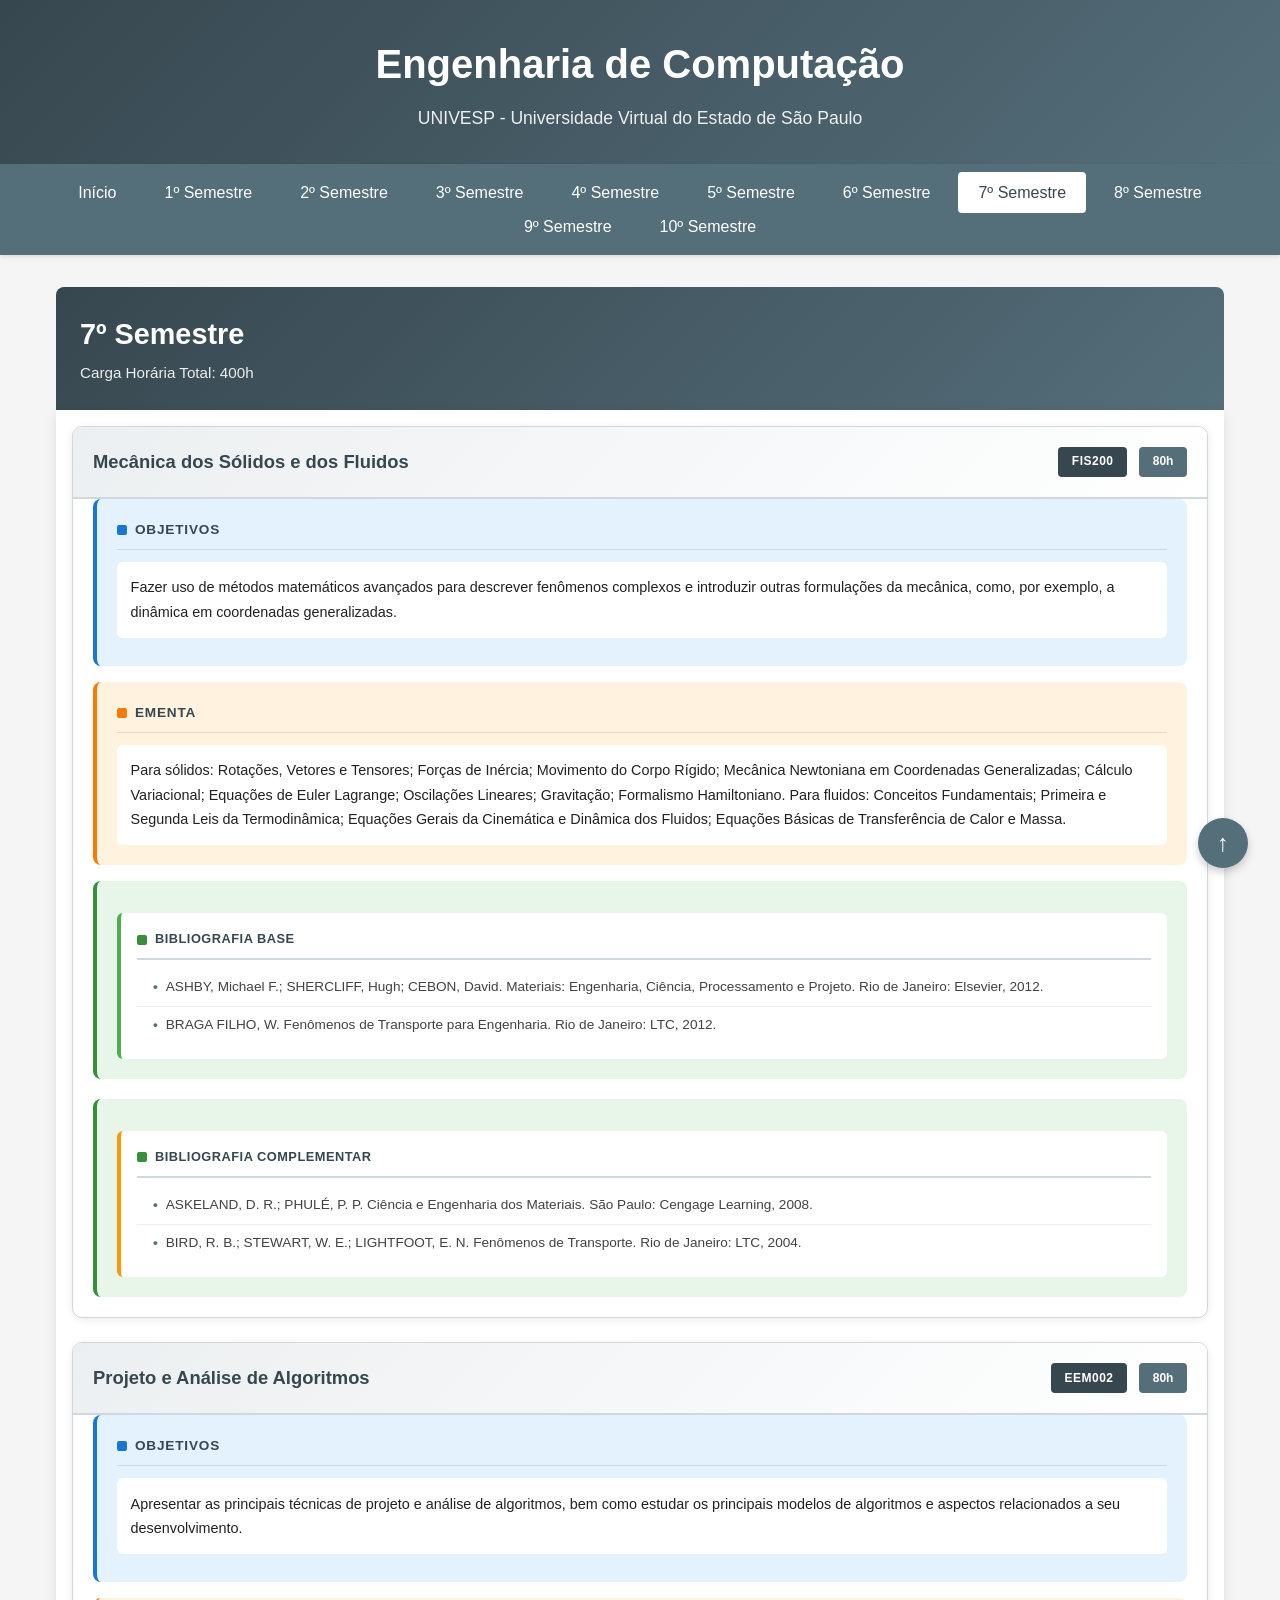
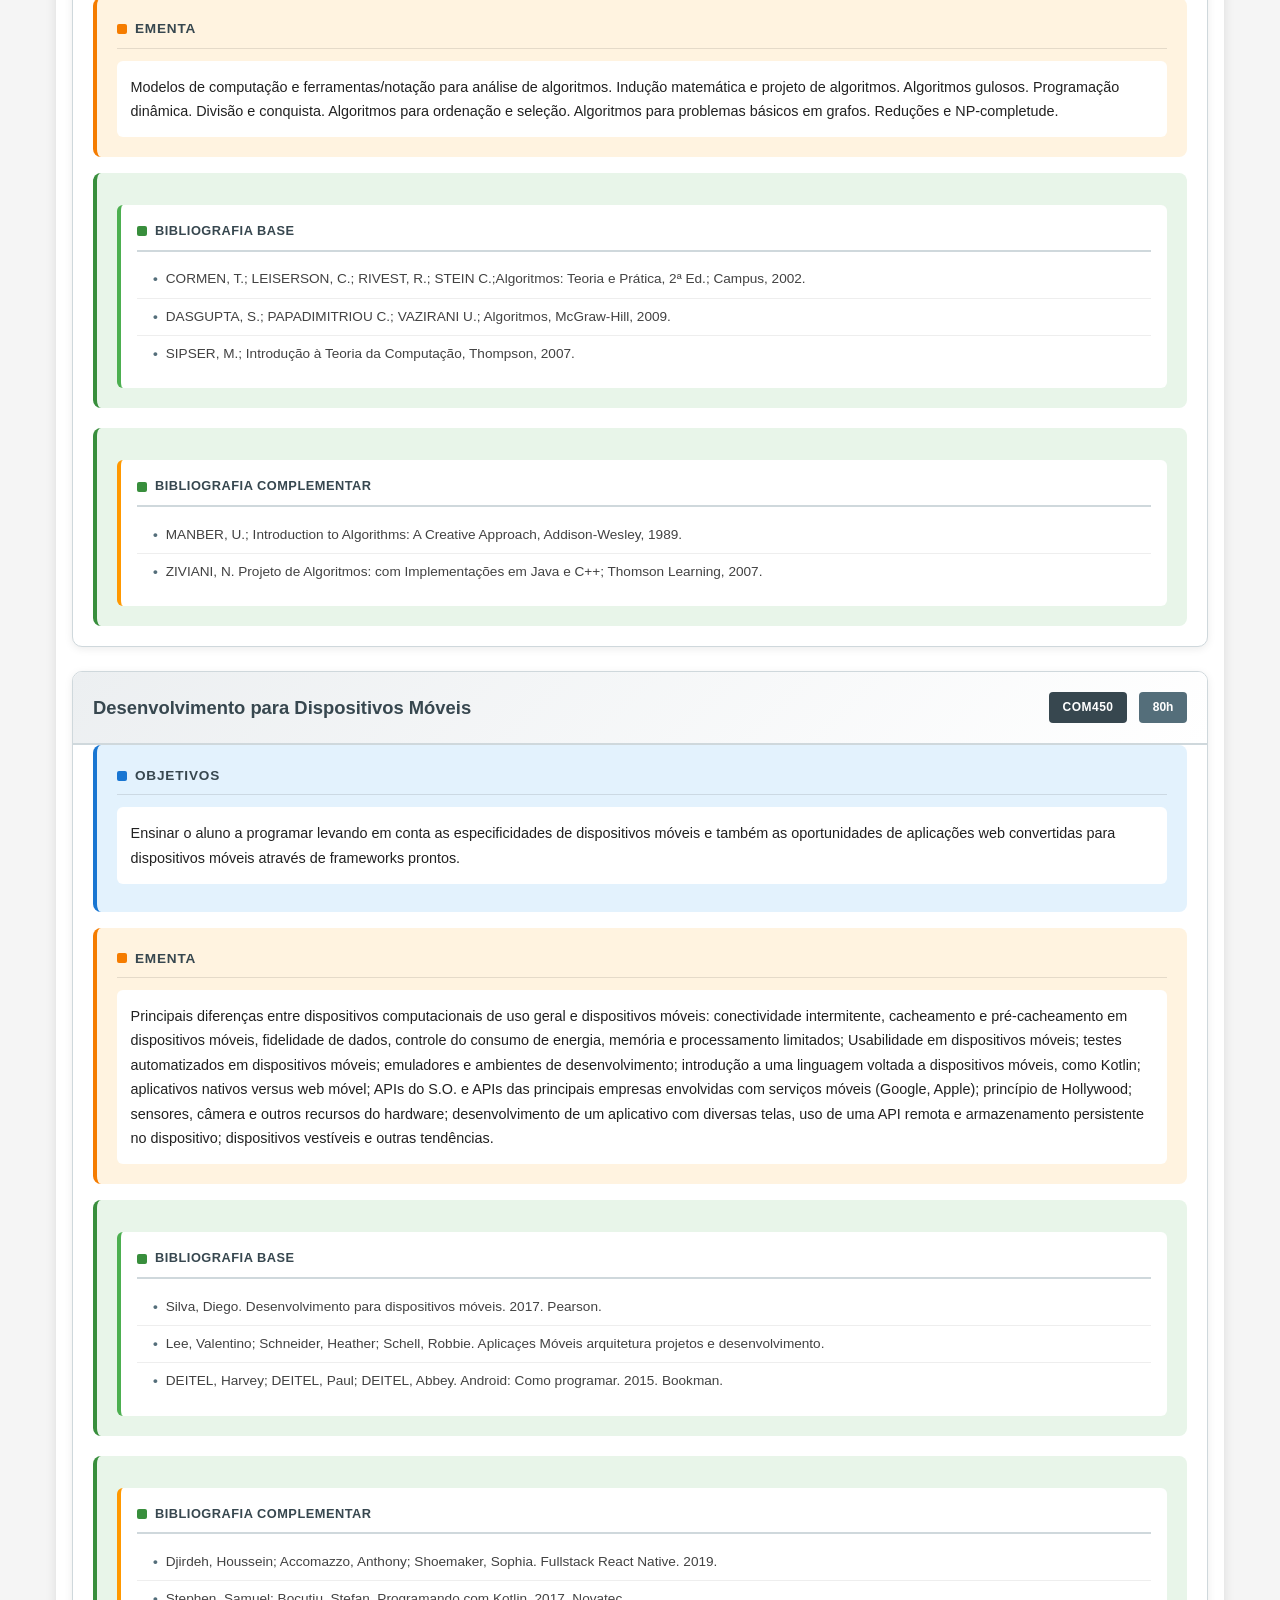
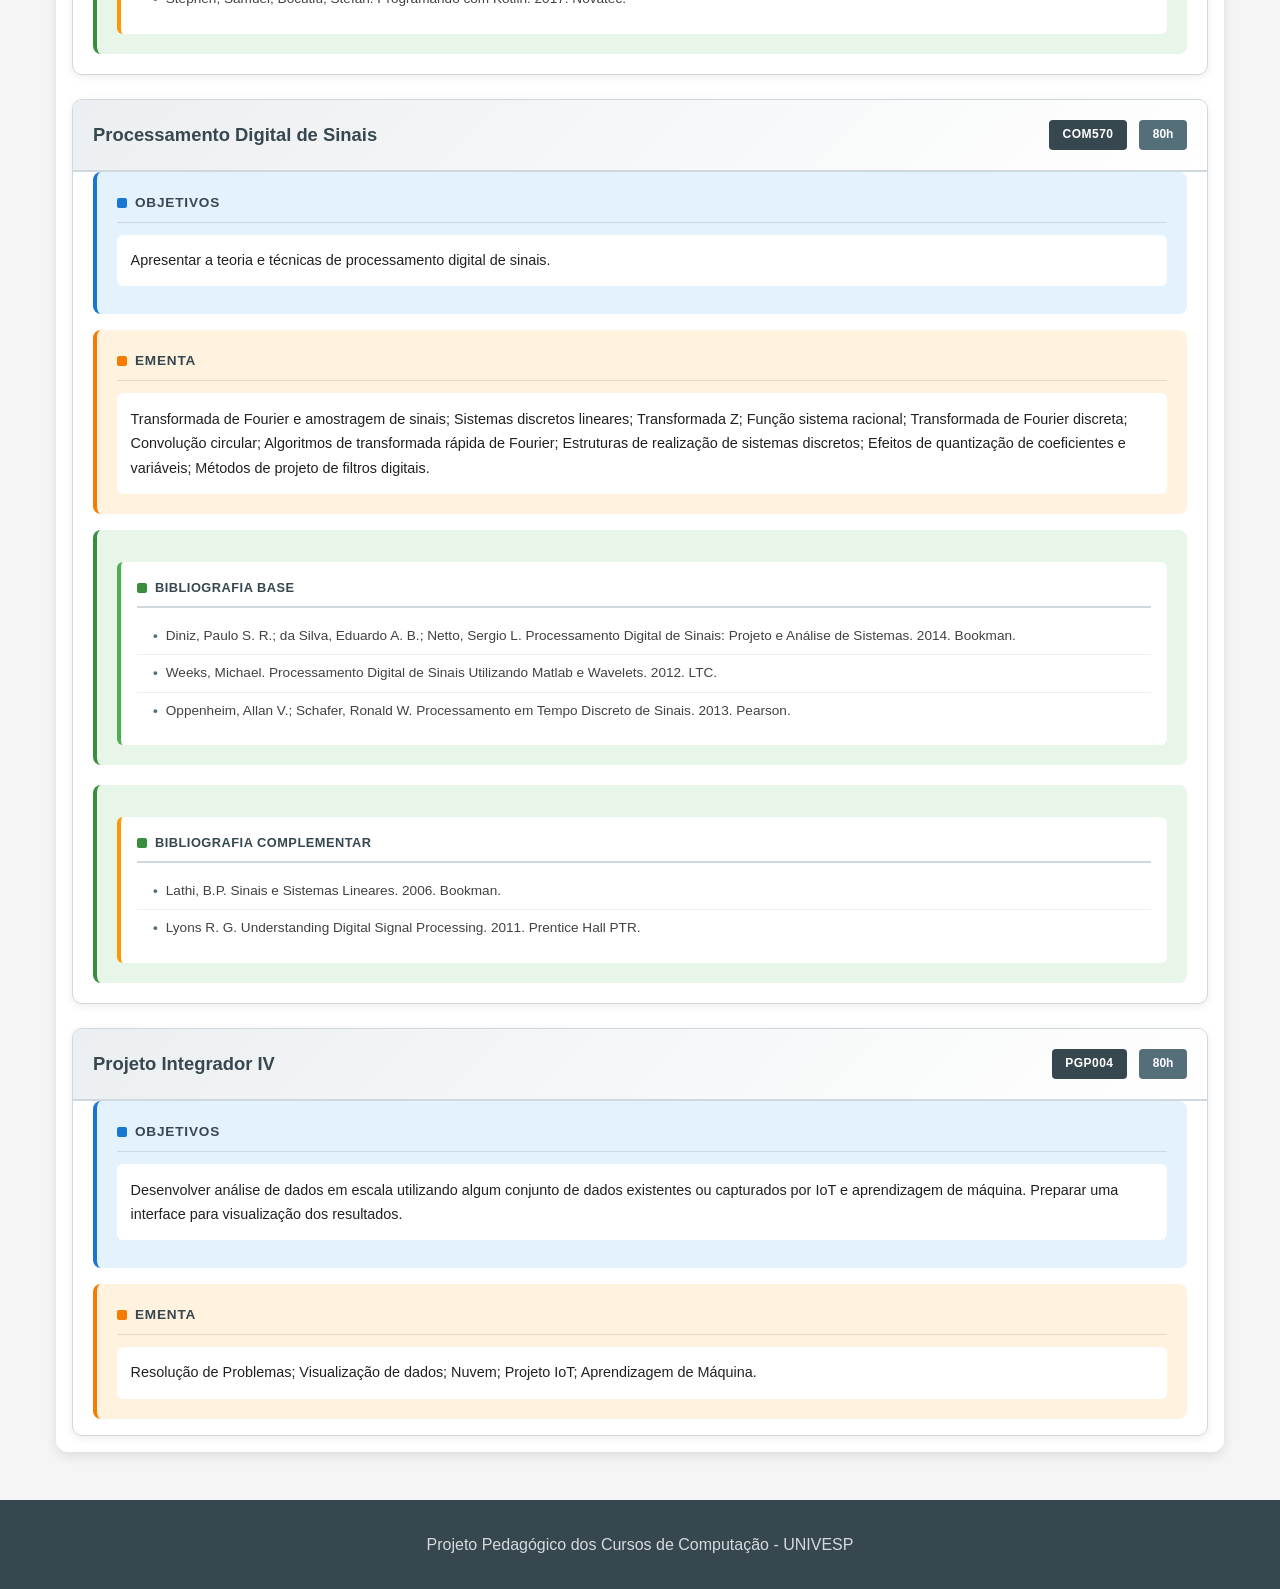
<file: dashboard/semestre7.html>
<!DOCTYPE html>
<html lang="pt-BR">
<head>
    <meta charset="UTF-8">
    <meta name="viewport" content="width=device-width, initial-scale=1.0, maximum-scale=1.0, user-scalable=no">
    <title>7º Semestre - Engenharia de Computação</title>
    <link rel="stylesheet" href="style.css">
</head>
<body>
    <header>
        <h1>Engenharia de Computação</h1>
        <p>UNIVESP - Universidade Virtual do Estado de São Paulo</p>
    </header>
    
<nav>
        <input type="checkbox" id="menu-checkbox" class="menu-checkbox">
        <label for="menu-checkbox" class="menu-toggle">
            <span></span>
            <span></span>
            <span></span>
        </label>
        <ul>
            <li><a href="index.html">Início</a></li>
            <li><a href="semestre1.html">1º Semestre</a></li>
            <li><a href="semestre2.html">2º Semestre</a></li>
            <li><a href="semestre3.html">3º Semestre</a></li>
            <li><a href="semestre4.html">4º Semestre</a></li>
            <li><a href="semestre5.html">5º Semestre</a></li>
            <li><a href="semestre6.html">6º Semestre</a></li>
            <li><a href="semestre7.html" class="active">7º Semestre</a></li>
            <li><a href="semestre8.html">8º Semestre</a></li>
            <li><a href="semestre9.html">9º Semestre</a></li>
            <li><a href="semestre10.html">10º Semestre</a></li>
        </ul>
    </nav>
    
    <main>
        <div class="semester-header">
            <h2>7º Semestre</h2>
            <p class="total-hours">Carga Horária Total: 400h</p>
        </div>
        
        <div class="disciplines-container">
            <!-- Mecânica dos Sólidos e dos Fluidos -->
            <div class="discipline-card">
                <div class="discipline-header">
                    <h3 class="discipline-title">Mecânica dos Sólidos e dos Fluidos</h3>
                    <span class="discipline-code">FIS200</span>
                    <span class="discipline-hours">80h</span>
                </div>
                <div class="discipline-section objectives-section">
                    <h4>Objetivos</h4>
                    <p class="objectives">Fazer uso de métodos matemáticos avançados para descrever fenômenos complexos e introduzir outras formulações da mecânica, como, por exemplo, a dinâmica em coordenadas generalizadas.</p>
                </div>
                <div class="discipline-section ementa-section">
                    <h4>Ementa</h4>
                    <p class="ementa">Para sólidos: Rotações, Vetores e Tensores; Forças de Inércia; Movimento do Corpo Rígido; Mecânica Newtoniana em Coordenadas Generalizadas; Cálculo Variacional; Equações de Euler Lagrange; Oscilações Lineares; Gravitação; Formalismo Hamiltoniano. Para fluidos: Conceitos Fundamentais; Primeira e Segunda Leis da Termodinâmica; Equações Gerais da Cinemática e Dinâmica dos Fluidos; Equações Básicas de Transferência de Calor e Massa.</p>
                </div>
                <div class="discipline-section bibliography-section">
                    <div class="bibliography base-bibliography">
                        <h4>Bibliografia Base</h4>
                        <ul>
                            <li>ASHBY, Michael F.; SHERCLIFF, Hugh; CEBON, David. Materiais: Engenharia, Ciência, Processamento e Projeto. Rio de Janeiro: Elsevier, 2012.</li>
                            <li>BRAGA FILHO, W. Fenômenos de Transporte para Engenharia. Rio de Janeiro: LTC, 2012.</li>
                        </ul>
                    </div>
                </div>
                <div class="discipline-section bibliography-section">
                    <div class="bibliography complement-bibliography">
                        <h4>Bibliografia Complementar</h4>
                        <ul>
                            <li>ASKELAND, D. R.; PHULÉ, P. P. Ciência e Engenharia dos Materiais. São Paulo: Cengage Learning, 2008.</li>
                            <li>BIRD, R. B.; STEWART, W. E.; LIGHTFOOT, E. N. Fenômenos de Transporte. Rio de Janeiro: LTC, 2004.</li>
                        </ul>
                    </div>
                </div>
            </div>
            
            <!-- Projeto e Análise de Algoritmos -->
            <div class="discipline-card">
                <div class="discipline-header">
                    <h3 class="discipline-title">Projeto e Análise de Algoritmos</h3>
                    <span class="discipline-code">EEM002</span>
                    <span class="discipline-hours">80h</span>
                </div>
                <div class="discipline-section objectives-section">
                    <h4>Objetivos</h4>
                    <p class="objectives">Apresentar as principais técnicas de projeto e análise de algoritmos, bem como estudar os principais modelos de algoritmos e aspectos relacionados a seu desenvolvimento.</p>
                </div>
                <div class="discipline-section ementa-section">
                    <h4>Ementa</h4>
                    <p class="ementa">Modelos de computação e ferramentas/notação para análise de algoritmos. Indução matemática e projeto de algoritmos. Algoritmos gulosos. Programação dinâmica. Divisão e conquista. Algoritmos para ordenação e seleção. Algoritmos para problemas básicos em grafos. Reduções e NP-completude.</p>
                </div>
                <div class="discipline-section bibliography-section">
                    <div class="bibliography base-bibliography">
                        <h4>Bibliografia Base</h4>
                        <ul>
                            <li>CORMEN, T.; LEISERSON, C.; RIVEST, R.; STEIN C.;Algoritmos: Teoria e Prática, 2ª Ed.; Campus, 2002.</li>
                            <li>DASGUPTA, S.; PAPADIMITRIOU C.; VAZIRANI U.; Algoritmos, McGraw-Hill, 2009.</li>
                            <li>SIPSER, M.; Introdução à Teoria da Computação, Thompson, 2007.</li>
                        </ul>
                    </div>
                </div>
                <div class="discipline-section bibliography-section">
                    <div class="bibliography complement-bibliography">
                        <h4>Bibliografia Complementar</h4>
                        <ul>
                            <li>MANBER, U.; Introduction to Algorithms: A Creative Approach, Addison-Wesley, 1989.</li>
                            <li>ZIVIANI, N. Projeto de Algoritmos: com Implementações em Java e C++; Thomson Learning, 2007.</li>
                        </ul>
                    </div>
                </div>
            </div>
            
            <!-- Desenvolvimento para Dispositivos Móveis -->
            <div class="discipline-card">
                <div class="discipline-header">
                    <h3 class="discipline-title">Desenvolvimento para Dispositivos Móveis</h3>
                    <span class="discipline-code">COM450</span>
                    <span class="discipline-hours">80h</span>
                </div>
                <div class="discipline-section objectives-section">
                    <h4>Objetivos</h4>
                    <p class="objectives">Ensinar o aluno a programar levando em conta as especificidades de dispositivos móveis e também as oportunidades de aplicações web convertidas para dispositivos móveis através de frameworks prontos.</p>
                </div>
                <div class="discipline-section ementa-section">
                    <h4>Ementa</h4>
                    <p class="ementa">Principais diferenças entre dispositivos computacionais de uso geral e dispositivos móveis: conectividade intermitente, cacheamento e pré-cacheamento em dispositivos móveis, fidelidade de dados, controle do consumo de energia, memória e processamento limitados; Usabilidade em dispositivos móveis; testes automatizados em dispositivos móveis; emuladores e ambientes de desenvolvimento; introdução a uma linguagem voltada a dispositivos móveis, como Kotlin; aplicativos nativos versus web móvel; APIs do S.O. e APIs das principais empresas envolvidas com serviços móveis (Google, Apple); princípio de Hollywood; sensores, câmera e outros recursos do hardware; desenvolvimento de um aplicativo com diversas telas, uso de uma API remota e armazenamento persistente no dispositivo; dispositivos vestíveis e outras tendências.</p>
                </div>
                <div class="discipline-section bibliography-section">
                    <div class="bibliography base-bibliography">
                        <h4>Bibliografia Base</h4>
                        <ul>
                            <li>Silva, Diego. Desenvolvimento para dispositivos móveis. 2017. Pearson.</li>
                            <li>Lee, Valentino; Schneider, Heather; Schell, Robbie. Aplicaçes Móveis arquitetura projetos e desenvolvimento.</li>
                            <li>DEITEL, Harvey; DEITEL, Paul; DEITEL, Abbey. Android: Como programar. 2015. Bookman.</li>
                        </ul>
                    </div>
                </div>
                <div class="discipline-section bibliography-section">
                    <div class="bibliography complement-bibliography">
                        <h4>Bibliografia Complementar</h4>
                        <ul>
                            <li>Djirdeh, Houssein; Accomazzo, Anthony; Shoemaker, Sophia. Fullstack React Native. 2019.</li>
                            <li>Stephen, Samuel; Bocutiu, Stefan. Programando com Kotlin. 2017. Novatec.</li>
                        </ul>
                    </div>
                </div>
            </div>
            
            <!-- Processamento Digital de Sinais -->
            <div class="discipline-card">
                <div class="discipline-header">
                    <h3 class="discipline-title">Processamento Digital de Sinais</h3>
                    <span class="discipline-code">COM570</span>
                    <span class="discipline-hours">80h</span>
                </div>
                <div class="discipline-section objectives-section">
                    <h4>Objetivos</h4>
                    <p class="objectives">Apresentar a teoria e técnicas de processamento digital de sinais.</p>
                </div>
                <div class="discipline-section ementa-section">
                    <h4>Ementa</h4>
                    <p class="ementa">Transformada de Fourier e amostragem de sinais; Sistemas discretos lineares; Transformada Z; Função sistema racional; Transformada de Fourier discreta; Convolução circular; Algoritmos de transformada rápida de Fourier; Estruturas de realização de sistemas discretos; Efeitos de quantização de coeficientes e variáveis; Métodos de projeto de filtros digitais.</p>
                </div>
                <div class="discipline-section bibliography-section">
                    <div class="bibliography base-bibliography">
                        <h4>Bibliografia Base</h4>
                        <ul>
                            <li>Diniz, Paulo S. R.; da Silva, Eduardo A. B.; Netto, Sergio L. Processamento Digital de Sinais: Projeto e Análise de Sistemas. 2014. Bookman.</li>
                            <li>Weeks, Michael. Processamento Digital de Sinais Utilizando Matlab e Wavelets. 2012. LTC.</li>
                            <li>Oppenheim, Allan V.; Schafer, Ronald W. Processamento em Tempo Discreto de Sinais. 2013. Pearson.</li>
                        </ul>
                    </div>
                </div>
                <div class="discipline-section bibliography-section">
                    <div class="bibliography complement-bibliography">
                        <h4>Bibliografia Complementar</h4>
                        <ul>
                            <li>Lathi, B.P. Sinais e Sistemas Lineares. 2006. Bookman.</li>
                            <li>Lyons R. G. Understanding Digital Signal Processing. 2011. Prentice Hall PTR.</li>
                        </ul>
                    </div>
                </div>
            </div>
            
            <!-- Projeto Integrador IV -->
            <div class="discipline-card">
                <div class="discipline-header">
                    <h3 class="discipline-title">Projeto Integrador IV</h3>
                    <span class="discipline-code">PGP004</span>
                    <span class="discipline-hours">80h</span>
                </div>
                <div class="discipline-section objectives-section">
                    <h4>Objetivos</h4>
                    <p class="objectives">Desenvolver análise de dados em escala utilizando algum conjunto de dados existentes ou capturados por IoT e aprendizagem de máquina. Preparar uma interface para visualização dos resultados.</p>
                </div>
                <div class="discipline-section ementa-section">
                    <h4>Ementa</h4>
                    <p class="ementa">Resolução de Problemas; Visualização de dados; Nuvem; Projeto IoT; Aprendizagem de Máquina.</p>
                </div>
            </div>
        </div>
    </main>
    
    <footer>
        <p>Projeto Pedagógico dos Cursos de Computação - UNIVESP</p>
    </footer>
    
    <a href="#" class="back-to-top">↑</a>
</body>
</html>
</file>
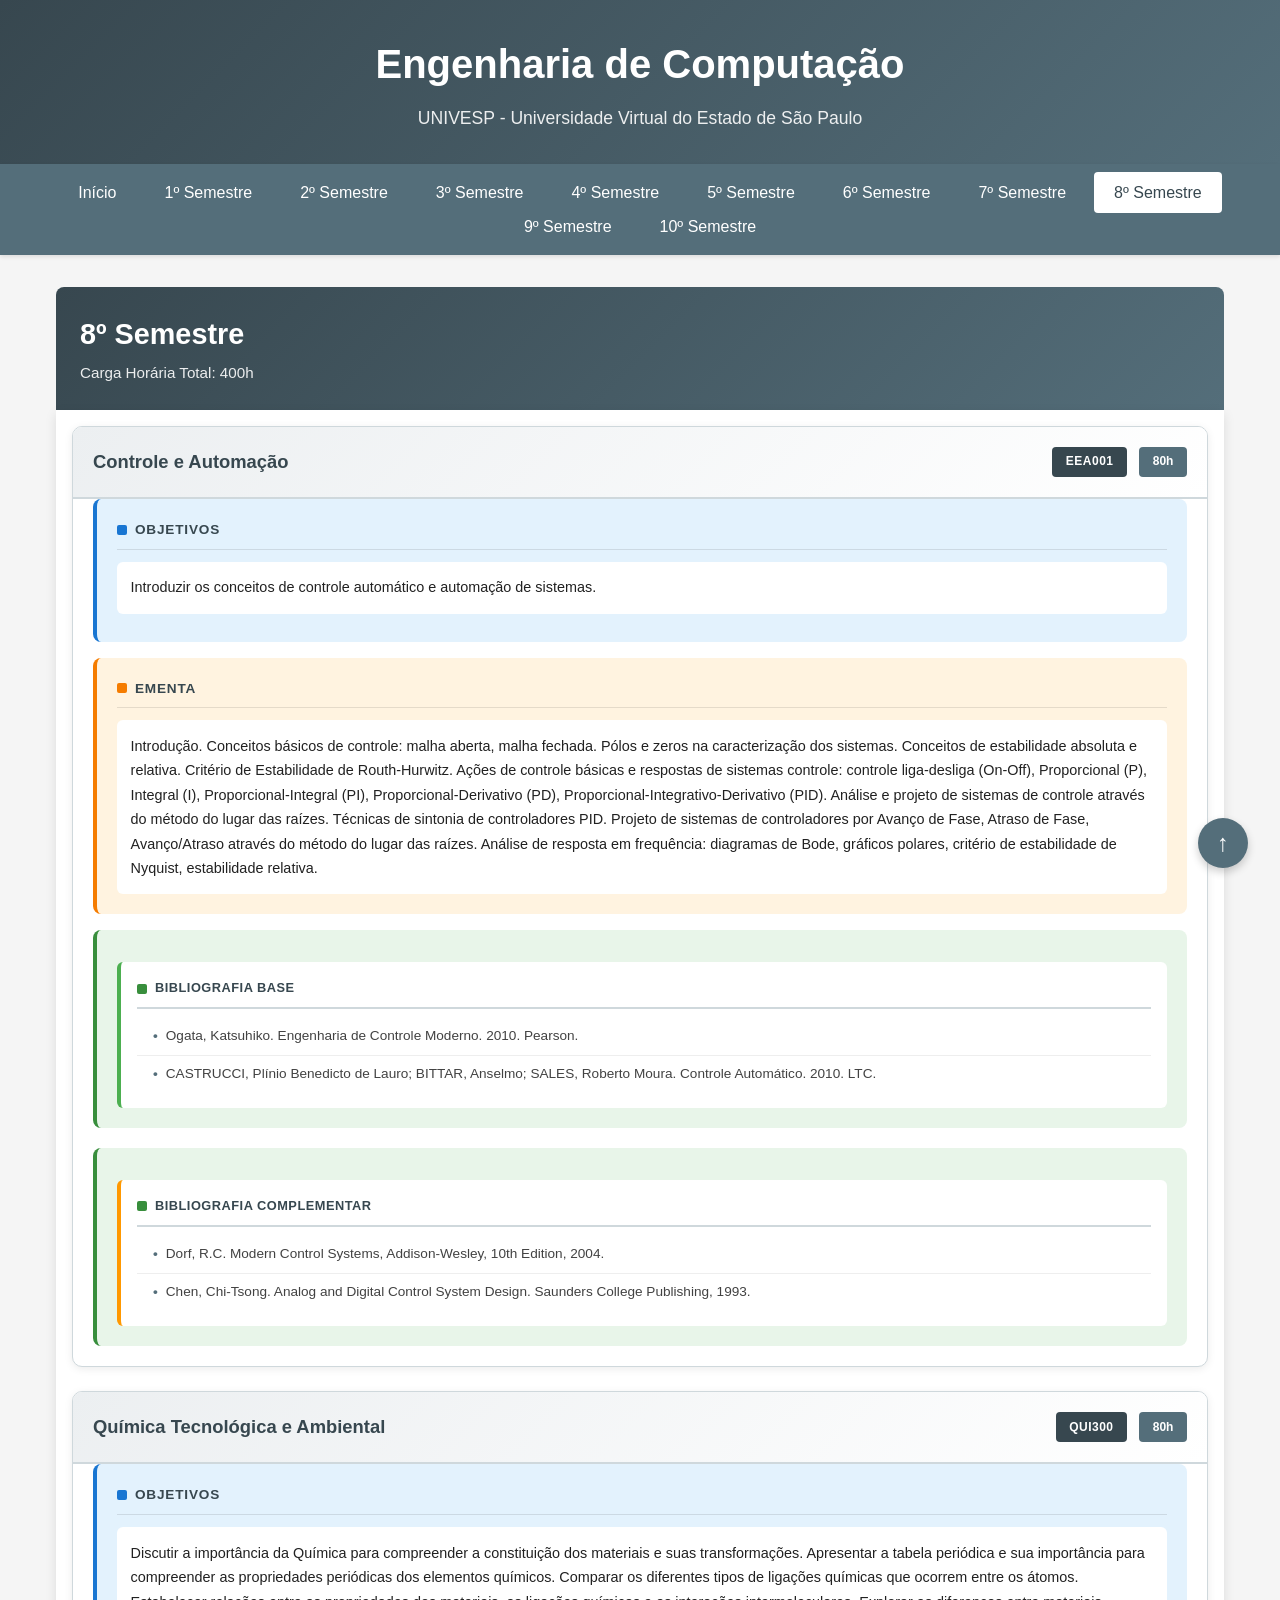
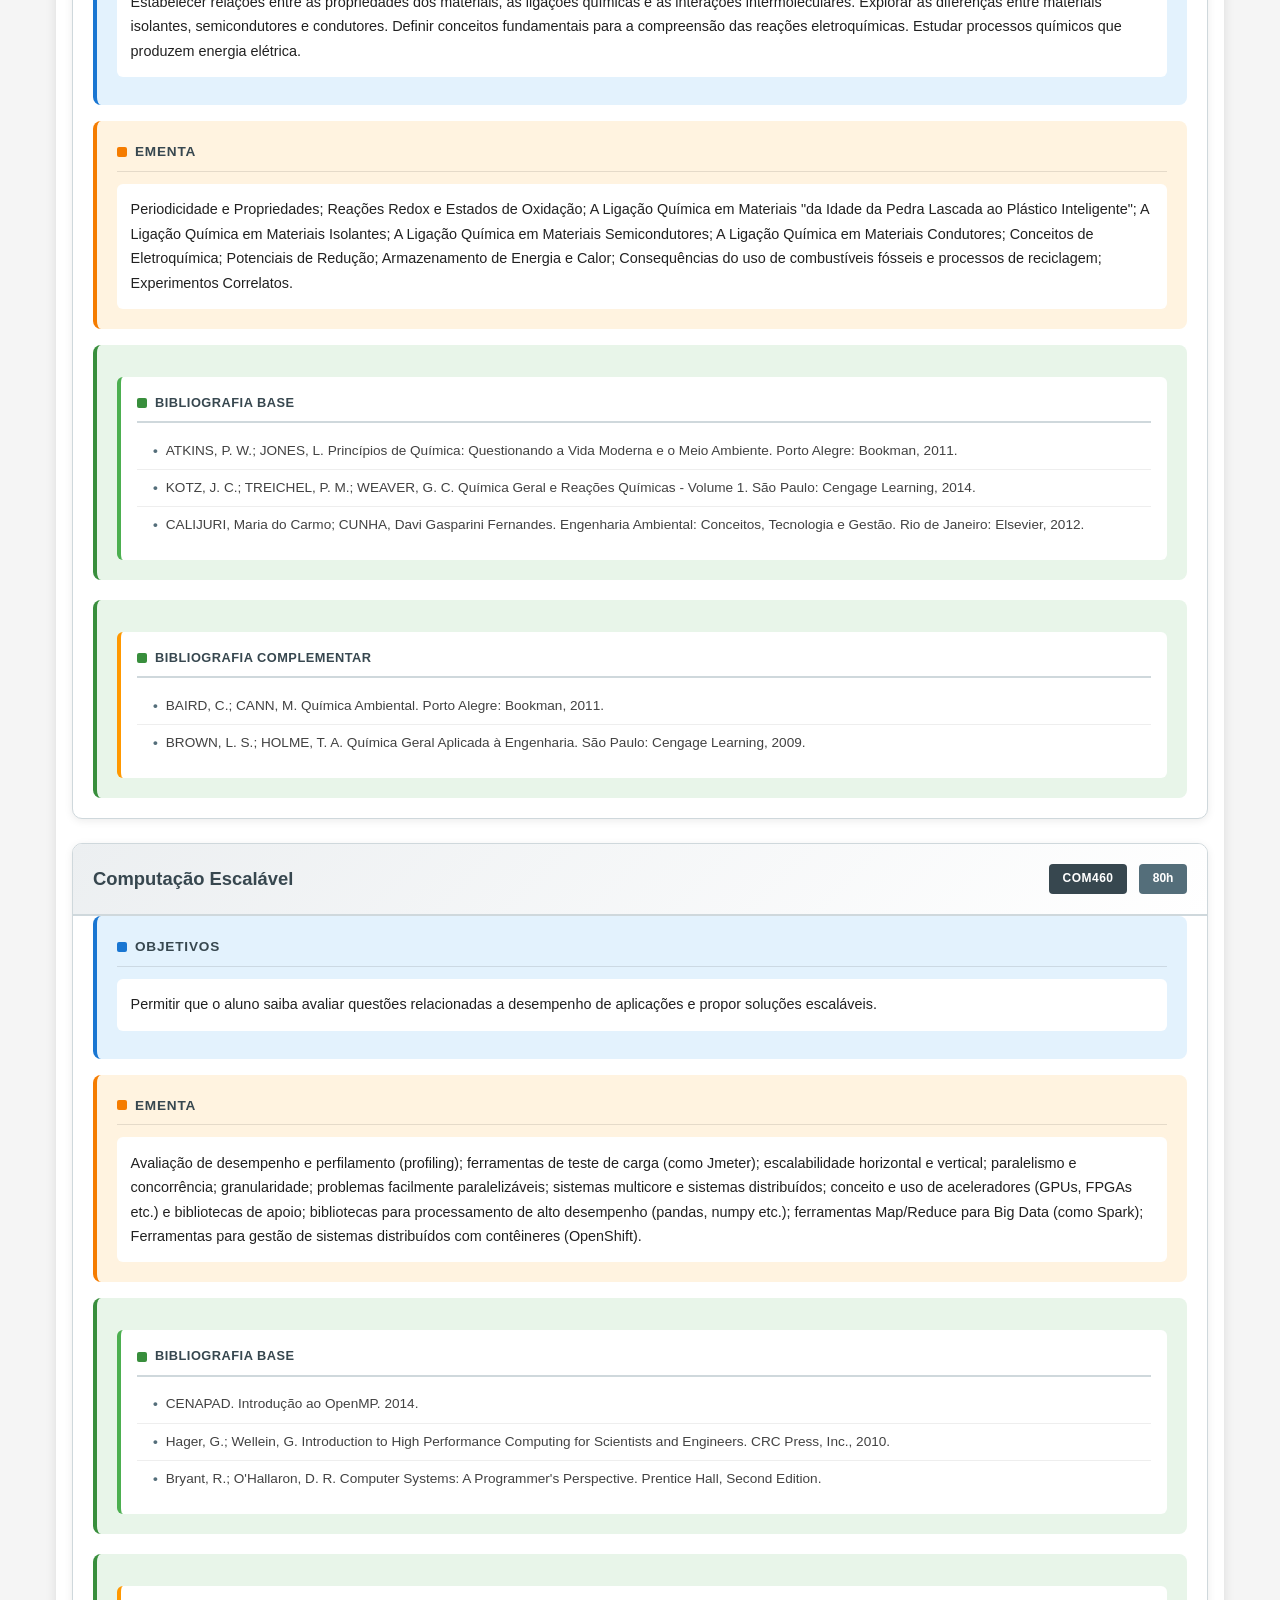
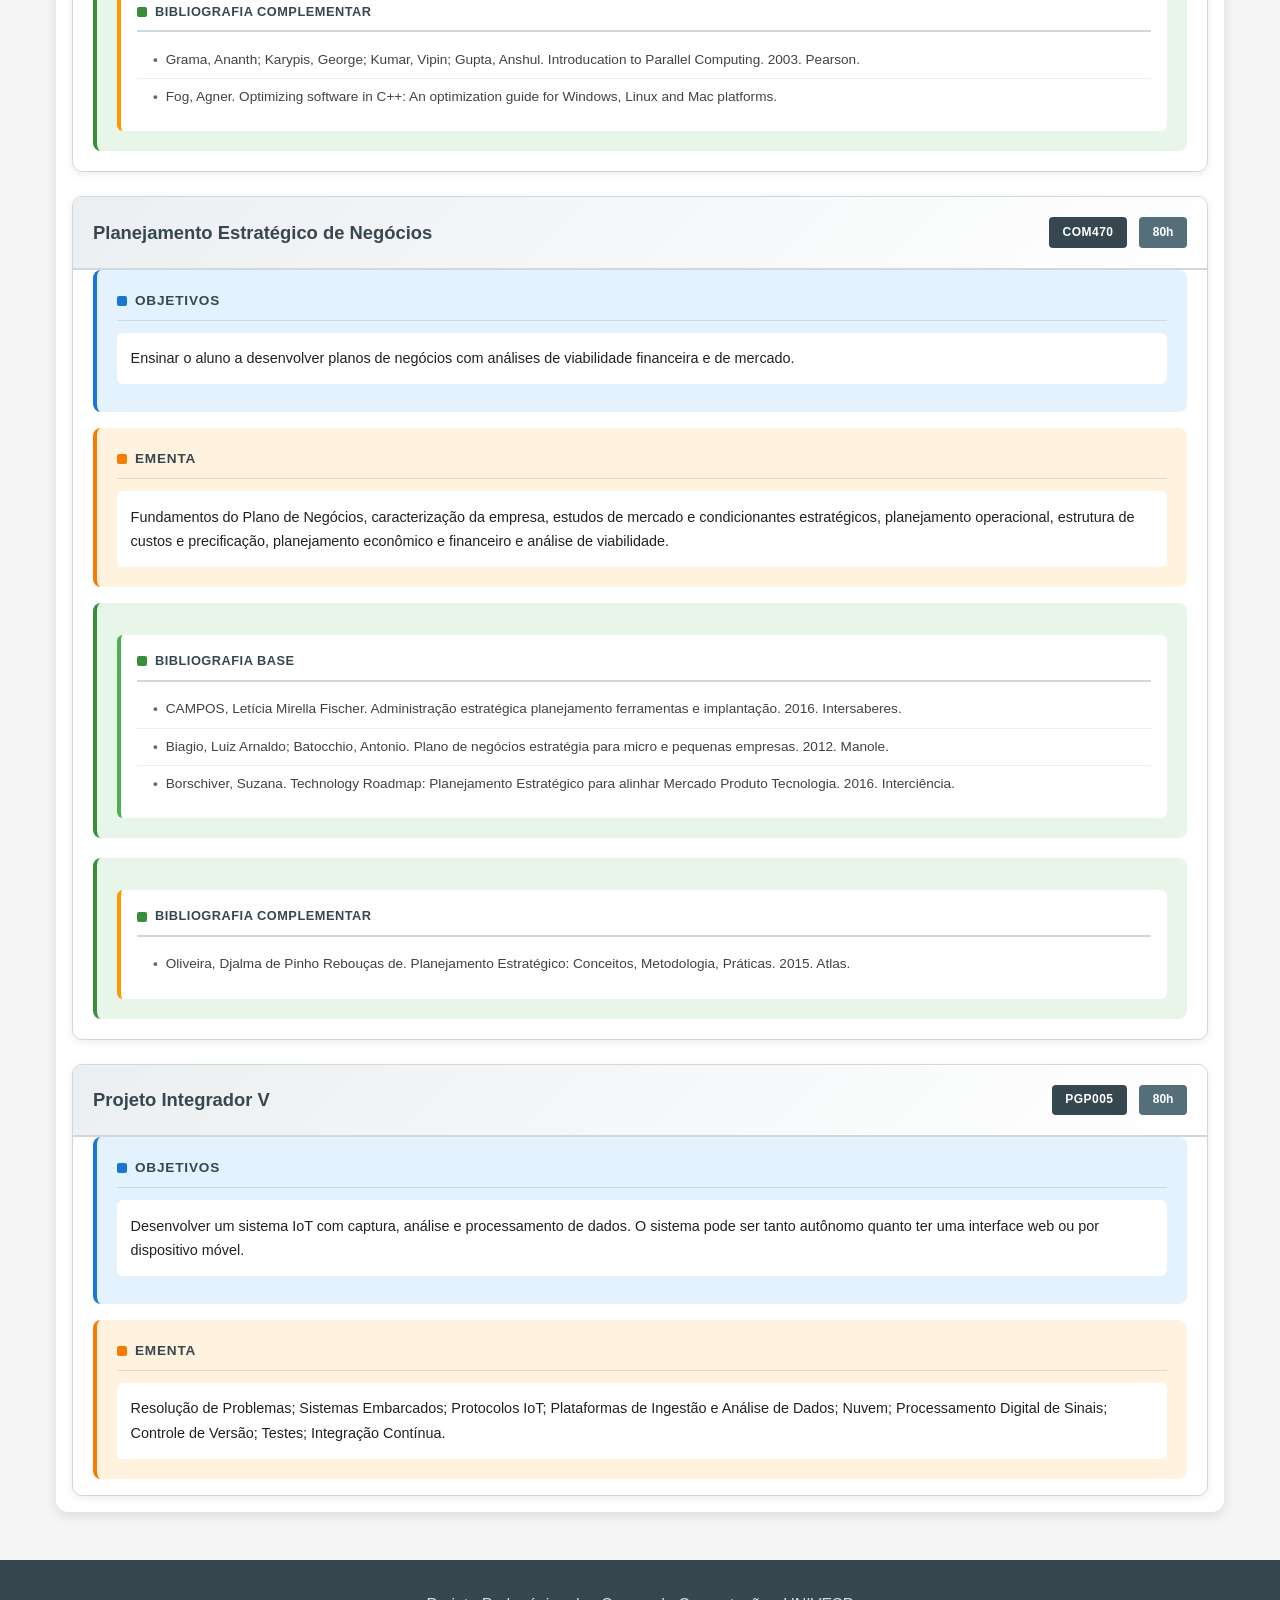
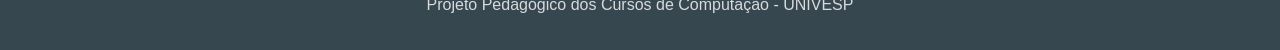
<file: dashboard/semestre8.html>
<!DOCTYPE html>
<html lang="pt-BR">
<head>
    <meta charset="UTF-8">
    <meta name="viewport" content="width=device-width, initial-scale=1.0, maximum-scale=1.0, user-scalable=no">
    <title>8º Semestre - Engenharia de Computação</title>
    <link rel="stylesheet" href="style.css">
</head>
<body>
    <header>
        <h1>Engenharia de Computação</h1>
        <p>UNIVESP - Universidade Virtual do Estado de São Paulo</p>
    </header>
    
<nav>
        <input type="checkbox" id="menu-checkbox" class="menu-checkbox">
        <label for="menu-checkbox" class="menu-toggle">
            <span></span>
            <span></span>
            <span></span>
        </label>
        <ul>
            <li><a href="index.html">Início</a></li>
            <li><a href="semestre1.html">1º Semestre</a></li>
            <li><a href="semestre2.html">2º Semestre</a></li>
            <li><a href="semestre3.html">3º Semestre</a></li>
            <li><a href="semestre4.html">4º Semestre</a></li>
            <li><a href="semestre5.html">5º Semestre</a></li>
            <li><a href="semestre6.html">6º Semestre</a></li>
            <li><a href="semestre7.html">7º Semestre</a></li>
            <li><a href="semestre8.html" class="active">8º Semestre</a></li>
            <li><a href="semestre9.html">9º Semestre</a></li>
            <li><a href="semestre10.html">10º Semestre</a></li>
        </ul>
    </nav>
    
    <main>
        <div class="semester-header">
            <h2>8º Semestre</h2>
            <p class="total-hours">Carga Horária Total: 400h</p>
        </div>
        
        <div class="disciplines-container">
            <!-- Controle e Automação -->
            <div class="discipline-card">
                <div class="discipline-header">
                    <h3 class="discipline-title">Controle e Automação</h3>
                    <span class="discipline-code">EEA001</span>
                    <span class="discipline-hours">80h</span>
                </div>
                <div class="discipline-section objectives-section">
                    <h4>Objetivos</h4>
                    <p class="objectives">Introduzir os conceitos de controle automático e automação de sistemas.</p>
                </div>
                <div class="discipline-section ementa-section">
                    <h4>Ementa</h4>
                    <p class="ementa">Introdução. Conceitos básicos de controle: malha aberta, malha fechada. Pólos e zeros na caracterização dos sistemas. Conceitos de estabilidade absoluta e relativa. Critério de Estabilidade de Routh-Hurwitz. Ações de controle básicas e respostas de sistemas controle: controle liga-desliga (On-Off), Proporcional (P), Integral (I), Proporcional-Integral (PI), Proporcional-Derivativo (PD), Proporcional-Integrativo-Derivativo (PID). Análise e projeto de sistemas de controle através do método do lugar das raízes. Técnicas de sintonia de controladores PID. Projeto de sistemas de controladores por Avanço de Fase, Atraso de Fase, Avanço/Atraso através do método do lugar das raízes. Análise de resposta em frequência: diagramas de Bode, gráficos polares, critério de estabilidade de Nyquist, estabilidade relativa.</p>
                </div>
                <div class="discipline-section bibliography-section">
                    <div class="bibliography base-bibliography">
                        <h4>Bibliografia Base</h4>
                        <ul>
                            <li>Ogata, Katsuhiko. Engenharia de Controle Moderno. 2010. Pearson.</li>
                            <li>CASTRUCCI, Plínio Benedicto de Lauro; BITTAR, Anselmo; SALES, Roberto Moura. Controle Automático. 2010. LTC.</li>
                        </ul>
                    </div>
                </div>
                <div class="discipline-section bibliography-section">
                    <div class="bibliography complement-bibliography">
                        <h4>Bibliografia Complementar</h4>
                        <ul>
                            <li>Dorf, R.C. Modern Control Systems, Addison-Wesley, 10th Edition, 2004.</li>
                            <li>Chen, Chi-Tsong. Analog and Digital Control System Design. Saunders College Publishing, 1993.</li>
                        </ul>
                    </div>
                </div>
            </div>
            
            <!-- Química Tecnológica e Ambiental -->
            <div class="discipline-card">
                <div class="discipline-header">
                    <h3 class="discipline-title">Química Tecnológica e Ambiental</h3>
                    <span class="discipline-code">QUI300</span>
                    <span class="discipline-hours">80h</span>
                </div>
                <div class="discipline-section objectives-section">
                    <h4>Objetivos</h4>
                    <p class="objectives">Discutir a importância da Química para compreender a constituição dos materiais e suas transformações. Apresentar a tabela periódica e sua importância para compreender as propriedades periódicas dos elementos químicos. Comparar os diferentes tipos de ligações químicas que ocorrem entre os átomos. Estabelecer relações entre as propriedades dos materiais, as ligações químicas e as interações intermoleculares. Explorar as diferenças entre materiais isolantes, semicondutores e condutores. Definir conceitos fundamentais para a compreensão das reações eletroquímicas. Estudar processos químicos que produzem energia elétrica.</p>
                </div>
                <div class="discipline-section ementa-section">
                    <h4>Ementa</h4>
                    <p class="ementa">Periodicidade e Propriedades; Reações Redox e Estados de Oxidação; A Ligação Química em Materiais "da Idade da Pedra Lascada ao Plástico Inteligente"; A Ligação Química em Materiais Isolantes; A Ligação Química em Materiais Semicondutores; A Ligação Química em Materiais Condutores; Conceitos de Eletroquímica; Potenciais de Redução; Armazenamento de Energia e Calor; Consequências do uso de combustíveis fósseis e processos de reciclagem; Experimentos Correlatos.</p>
                </div>
                <div class="discipline-section bibliography-section">
                    <div class="bibliography base-bibliography">
                        <h4>Bibliografia Base</h4>
                        <ul>
                            <li>ATKINS, P. W.; JONES, L. Princípios de Química: Questionando a Vida Moderna e o Meio Ambiente. Porto Alegre: Bookman, 2011.</li>
                            <li>KOTZ, J. C.; TREICHEL, P. M.; WEAVER, G. C. Química Geral e Reações Químicas - Volume 1. São Paulo: Cengage Learning, 2014.</li>
                            <li>CALIJURI, Maria do Carmo; CUNHA, Davi Gasparini Fernandes. Engenharia Ambiental: Conceitos, Tecnologia e Gestão. Rio de Janeiro: Elsevier, 2012.</li>
                        </ul>
                    </div>
                </div>
                <div class="discipline-section bibliography-section">
                    <div class="bibliography complement-bibliography">
                        <h4>Bibliografia Complementar</h4>
                        <ul>
                            <li>BAIRD, C.; CANN, M. Química Ambiental. Porto Alegre: Bookman, 2011.</li>
                            <li>BROWN, L. S.; HOLME, T. A. Química Geral Aplicada à Engenharia. São Paulo: Cengage Learning, 2009.</li>
                        </ul>
                    </div>
                </div>
            </div>
            
            <!-- Computação Escalável -->
            <div class="discipline-card">
                <div class="discipline-header">
                    <h3 class="discipline-title">Computação Escalável</h3>
                    <span class="discipline-code">COM460</span>
                    <span class="discipline-hours">80h</span>
                </div>
                <div class="discipline-section objectives-section">
                    <h4>Objetivos</h4>
                    <p class="objectives">Permitir que o aluno saiba avaliar questões relacionadas a desempenho de aplicações e propor soluções escaláveis.</p>
                </div>
                <div class="discipline-section ementa-section">
                    <h4>Ementa</h4>
                    <p class="ementa">Avaliação de desempenho e perfilamento (profiling); ferramentas de teste de carga (como Jmeter); escalabilidade horizontal e vertical; paralelismo e concorrência; granularidade; problemas facilmente paralelizáveis; sistemas multicore e sistemas distribuídos; conceito e uso de aceleradores (GPUs, FPGAs etc.) e bibliotecas de apoio; bibliotecas para processamento de alto desempenho (pandas, numpy etc.); ferramentas Map/Reduce para Big Data (como Spark); Ferramentas para gestão de sistemas distribuídos com contêineres (OpenShift).</p>
                </div>
                <div class="discipline-section bibliography-section">
                    <div class="bibliography base-bibliography">
                        <h4>Bibliografia Base</h4>
                        <ul>
                            <li>CENAPAD. Introdução ao OpenMP. 2014.</li>
                            <li>Hager, G.; Wellein, G. Introduction to High Performance Computing for Scientists and Engineers. CRC Press, Inc., 2010.</li>
                            <li>Bryant, R.; O'Hallaron, D. R. Computer Systems: A Programmer's Perspective. Prentice Hall, Second Edition.</li>
                        </ul>
                    </div>
                </div>
                <div class="discipline-section bibliography-section">
                    <div class="bibliography complement-bibliography">
                        <h4>Bibliografia Complementar</h4>
                        <ul>
                            <li>Grama, Ananth; Karypis, George; Kumar, Vipin; Gupta, Anshul. Introducation to Parallel Computing. 2003. Pearson.</li>
                            <li>Fog, Agner. Optimizing software in C++: An optimization guide for Windows, Linux and Mac platforms.</li>
                        </ul>
                    </div>
                </div>
            </div>
            
            <!-- Planejamento Estratégico de Negócios -->
            <div class="discipline-card">
                <div class="discipline-header">
                    <h3 class="discipline-title">Planejamento Estratégico de Negócios</h3>
                    <span class="discipline-code">COM470</span>
                    <span class="discipline-hours">80h</span>
                </div>
                <div class="discipline-section objectives-section">
                    <h4>Objetivos</h4>
                    <p class="objectives">Ensinar o aluno a desenvolver planos de negócios com análises de viabilidade financeira e de mercado.</p>
                </div>
                <div class="discipline-section ementa-section">
                    <h4>Ementa</h4>
                    <p class="ementa">Fundamentos do Plano de Negócios, caracterização da empresa, estudos de mercado e condicionantes estratégicos, planejamento operacional, estrutura de custos e precificação, planejamento econômico e financeiro e análise de viabilidade.</p>
                </div>
                <div class="discipline-section bibliography-section">
                    <div class="bibliography base-bibliography">
                        <h4>Bibliografia Base</h4>
                        <ul>
                            <li>CAMPOS, Letícia Mirella Fischer. Administração estratégica planejamento ferramentas e implantação. 2016. Intersaberes.</li>
                            <li>Biagio, Luiz Arnaldo; Batocchio, Antonio. Plano de negócios estratégia para micro e pequenas empresas. 2012. Manole.</li>
                            <li>Borschiver, Suzana. Technology Roadmap: Planejamento Estratégico para alinhar Mercado Produto Tecnologia. 2016. Interciência.</li>
                        </ul>
                    </div>
                </div>
                <div class="discipline-section bibliography-section">
                    <div class="bibliography complement-bibliography">
                        <h4>Bibliografia Complementar</h4>
                        <ul>
                            <li>Oliveira, Djalma de Pinho Rebouças de. Planejamento Estratégico: Conceitos, Metodologia, Práticas. 2015. Atlas.</li>
                        </ul>
                    </div>
                </div>
            </div>
            
            <!-- Projeto Integrador V -->
            <div class="discipline-card">
                <div class="discipline-header">
                    <h3 class="discipline-title">Projeto Integrador V</h3>
                    <span class="discipline-code">PGP005</span>
                    <span class="discipline-hours">80h</span>
                </div>
                <div class="discipline-section objectives-section">
                    <h4>Objetivos</h4>
                    <p class="objectives">Desenvolver um sistema IoT com captura, análise e processamento de dados. O sistema pode ser tanto autônomo quanto ter uma interface web ou por dispositivo móvel.</p>
                </div>
                <div class="discipline-section ementa-section">
                    <h4>Ementa</h4>
                    <p class="ementa">Resolução de Problemas; Sistemas Embarcados; Protocolos IoT; Plataformas de Ingestão e Análise de Dados; Nuvem; Processamento Digital de Sinais; Controle de Versão; Testes; Integração Contínua.</p>
                </div>
            </div>
        </div>
    </main>
    
    <footer>
        <p>Projeto Pedagógico dos Cursos de Computação - UNIVESP</p>
    </footer>
    
    <a href="#" class="back-to-top">↑</a>
</body>
</html>
</file>
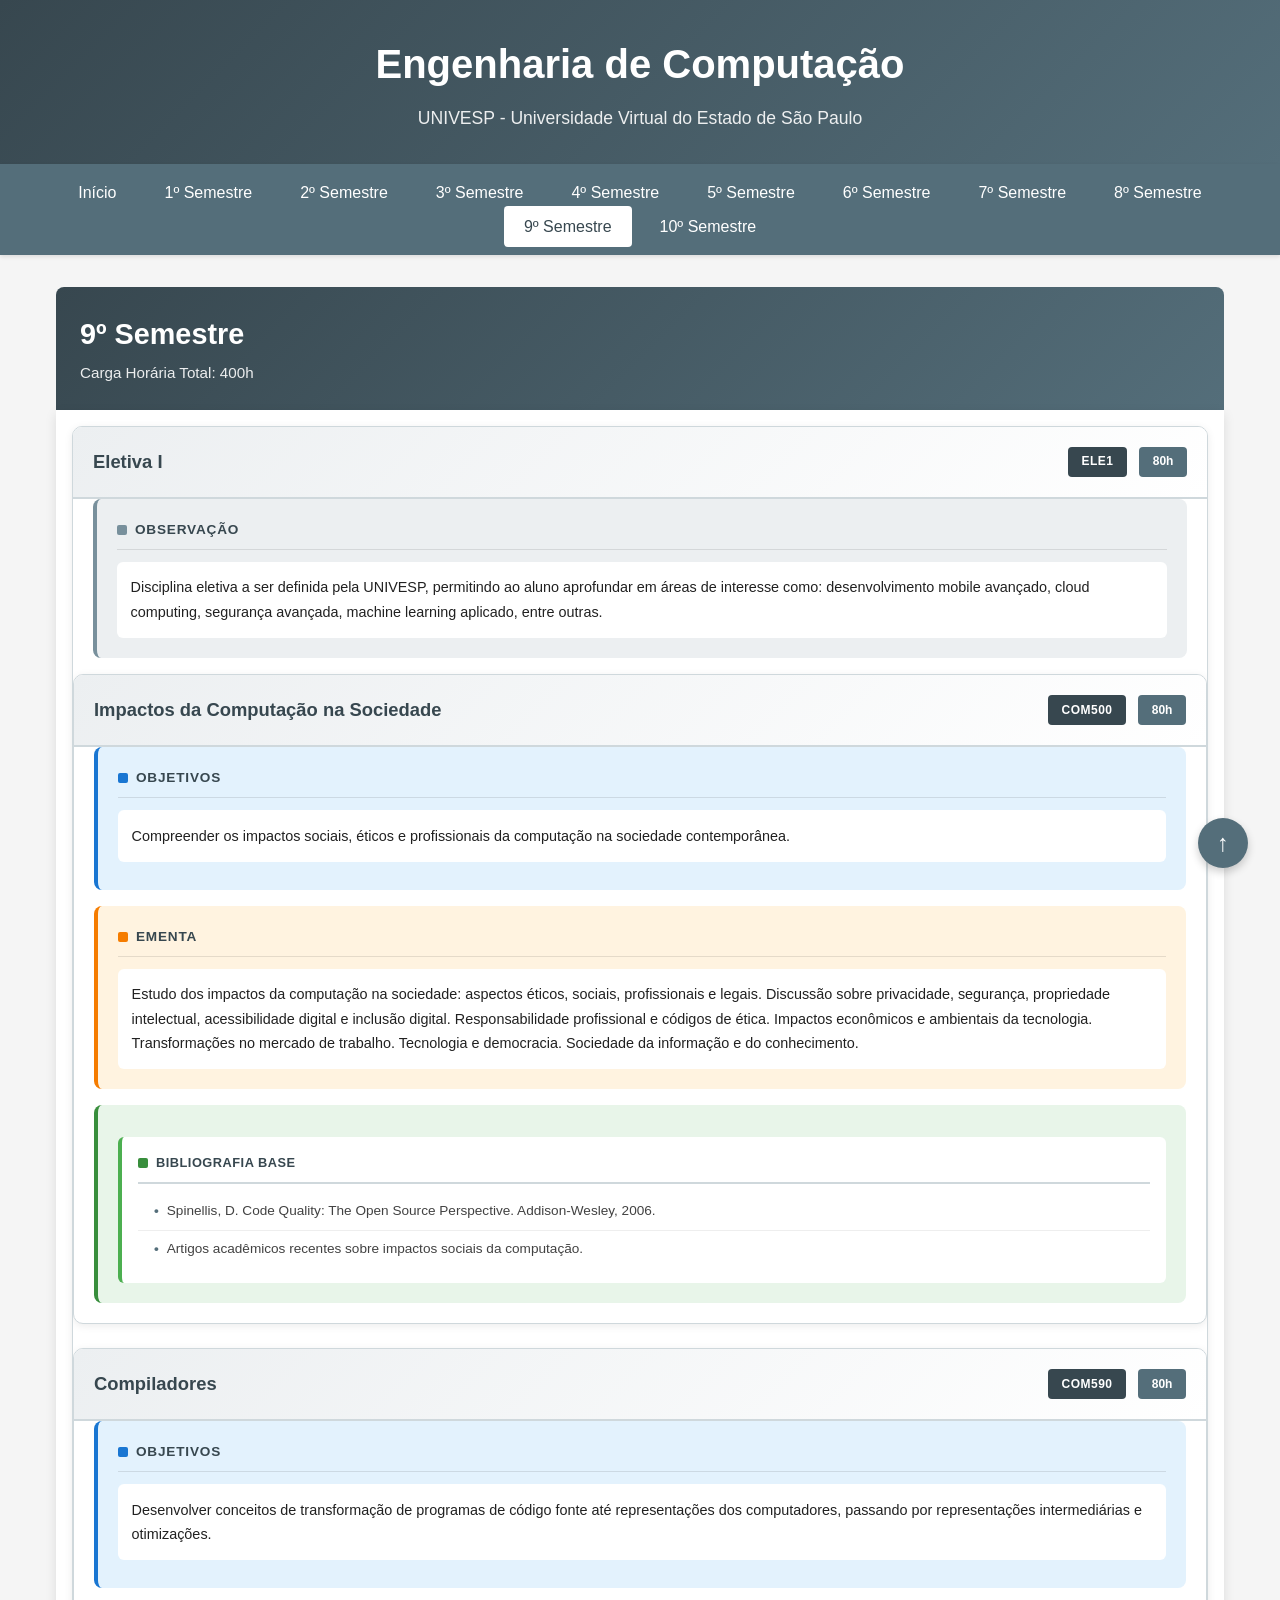
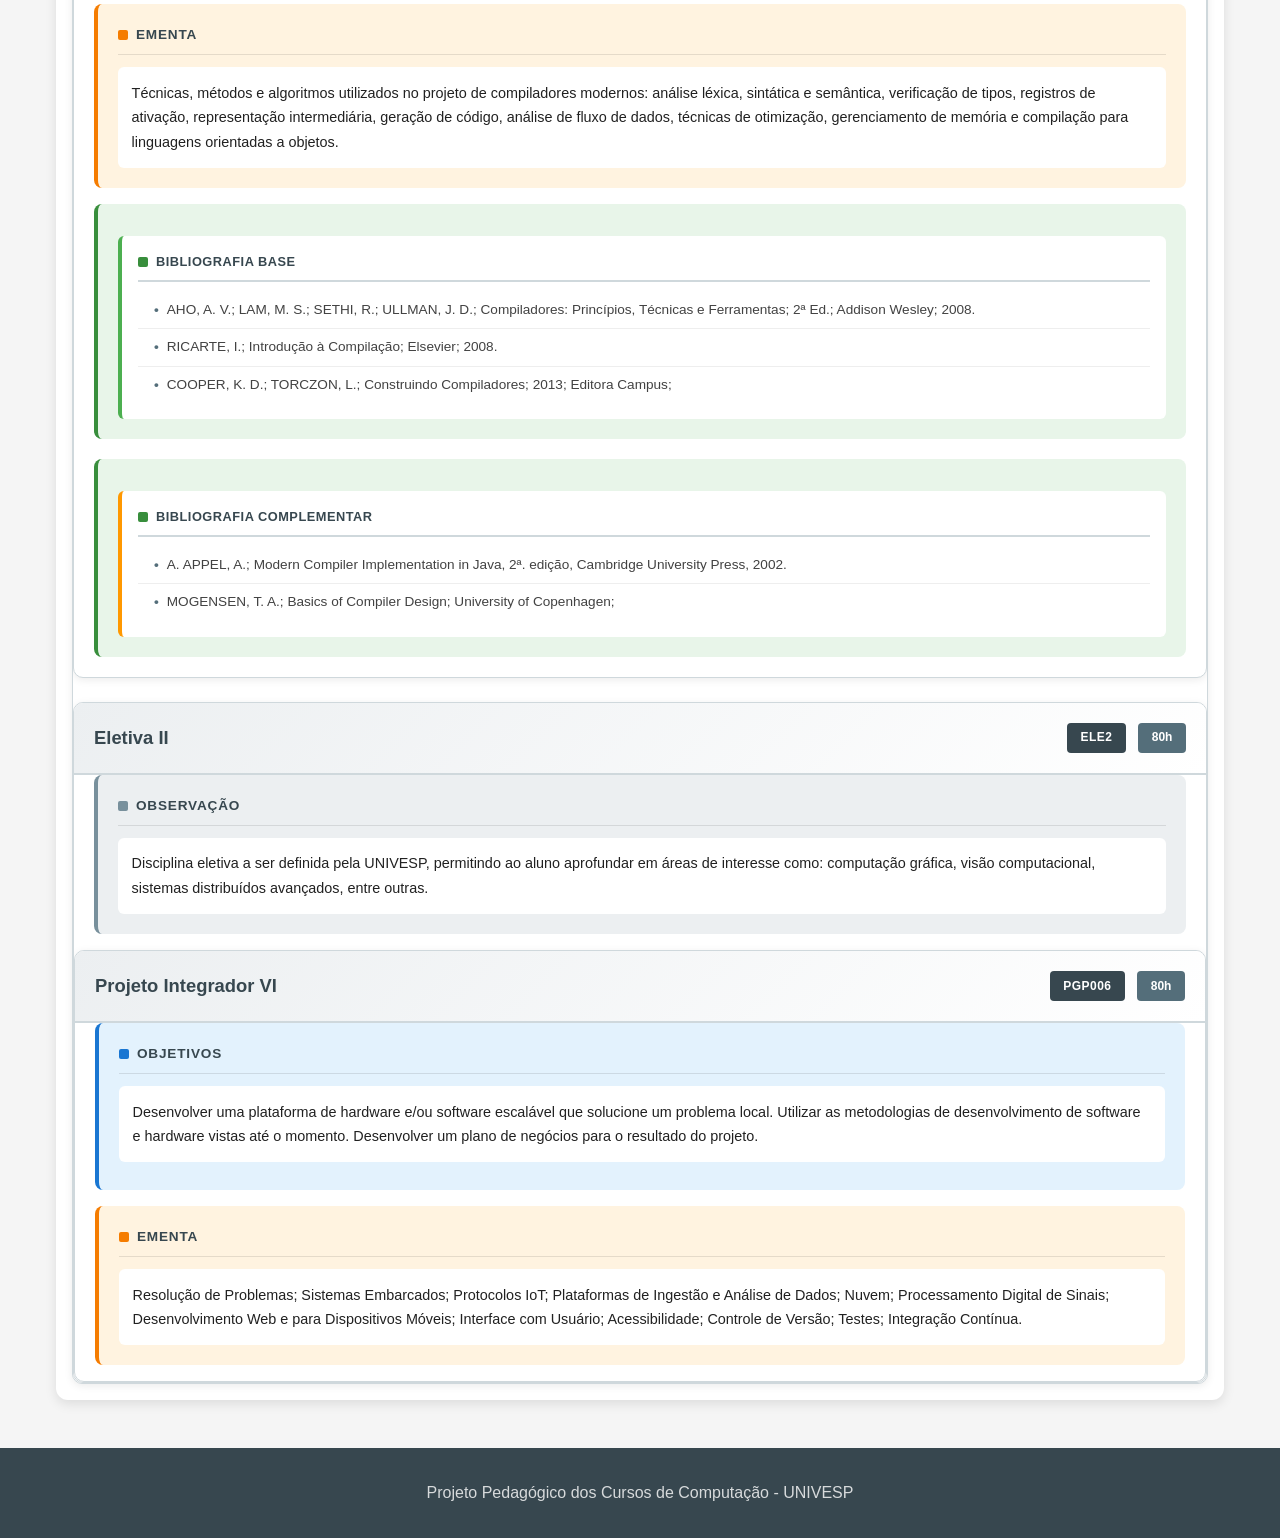
<file: dashboard/semestre9.html>
<!DOCTYPE html>
<html lang="pt-BR">
<head>
    <meta charset="UTF-8">
    <meta name="viewport" content="width=device-width, initial-scale=1.0, maximum-scale=1.0, user-scalable=no">
    <title>9º Semestre - Engenharia de Computação</title>
    <link rel="stylesheet" href="style.css">
</head>
<body>
    <header>
        <h1>Engenharia de Computação</h1>
        <p>UNIVESP - Universidade Virtual do Estado de São Paulo</p>
    </header>
    
<nav>
        <input type="checkbox" id="menu-checkbox" class="menu-checkbox">
        <label for="menu-checkbox" class="menu-toggle">
            <span></span>
            <span></span>
            <span></span>
        </label>
        <ul>
            <li><a href="index.html">Início</a></li>
            <li><a href="semestre1.html">1º Semestre</a></li>
            <li><a href="semestre2.html">2º Semestre</a></li>
            <li><a href="semestre3.html">3º Semestre</a></li>
            <li><a href="semestre4.html">4º Semestre</a></li>
            <li><a href="semestre5.html">5º Semestre</a></li>
            <li><a href="semestre6.html">6º Semestre</a></li>
            <li><a href="semestre7.html">7º Semestre</a></li>
            <li><a href="semestre8.html">8º Semestre</a></li>
            <li><a href="semestre9.html" class="active">9º Semestre</a></li>
            <li><a href="semestre10.html">10º Semestre</a></li>
        </ul>
    </nav>
    
    <main>
        <div class="semester-header">
            <h2>9º Semestre</h2>
            <p class="total-hours">Carga Horária Total: 400h</p>
        </div>
        
        <div class="disciplines-container">
            <!-- Eletiva I -->
            <div class="discipline-card">
                <div class="discipline-header">
                    <h3 class="discipline-title">Eletiva I</h3>
                    <span class="discipline-code">ELE1</span>
                    <span class="discipline-hours">80h</span>
                </div>
                <div class="discipline-section">
                    <h4>Observação</h4>
                    <p class="ementa">Disciplina eletiva a ser definida pela UNIVESP, permitindo ao aluno aprofundar em áreas de interesse como: desenvolvimento mobile avançado, cloud computing, segurança avançada, machine learning aplicado, entre outras.</p>
                </div>
            
            <!-- Impactos da Computação na Sociedade -->
            <div class="discipline-card">
                <div class="discipline-header">
                    <h3 class="discipline-title">Impactos da Computação na Sociedade</h3>
                    <span class="discipline-code">COM500</span>
                    <span class="discipline-hours">80h</span>
                </div>
                <div class="discipline-section objectives-section">
                    <h4>Objetivos</h4>
                    <p class="objectives">Compreender os impactos sociais, éticos e profissionais da computação na sociedade contemporânea.</p>
                </div>
                <div class="discipline-section ementa-section">
                    <h4>Ementa</h4>
                    <p class="ementa">Estudo dos impactos da computação na sociedade: aspectos éticos, sociais, profissionais e legais. Discussão sobre privacidade, segurança, propriedade intelectual, acessibilidade digital e inclusão digital. Responsabilidade profissional e códigos de ética. Impactos econômicos e ambientais da tecnologia. Transformações no mercado de trabalho. Tecnologia e democracia. Sociedade da informação e do conhecimento.</p>
                </div>
                <div class="discipline-section bibliography-section">
                    <div class="bibliography base-bibliography">
                        <h4>Bibliografia Base</h4>
                        <ul>
                            <li>Spinellis, D. Code Quality: The Open Source Perspective. Addison-Wesley, 2006.</li>
                            <li>Artigos acadêmicos recentes sobre impactos sociais da computação.</li>
                        </ul>
                    </div>
                </div>
            </div>
            
            <!-- Compiladores -->
            <div class="discipline-card">
                <div class="discipline-header">
                    <h3 class="discipline-title">Compiladores</h3>
                    <span class="discipline-code">COM590</span>
                    <span class="discipline-hours">80h</span>
                </div>
                <div class="discipline-section objectives-section">
                    <h4>Objetivos</h4>
                    <p class="objectives">Desenvolver conceitos de transformação de programas de código fonte até representações dos computadores, passando por representações intermediárias e otimizações.</p>
                </div>
                <div class="discipline-section ementa-section">
                    <h4>Ementa</h4>
                    <p class="ementa">Técnicas, métodos e algoritmos utilizados no projeto de compiladores modernos: análise léxica, sintática e semântica, verificação de tipos, registros de ativação, representação intermediária, geração de código, análise de fluxo de dados, técnicas de otimização, gerenciamento de memória e compilação para linguagens orientadas a objetos.</p>
                </div>
                <div class="discipline-section bibliography-section">
                    <div class="bibliography base-bibliography">
                        <h4>Bibliografia Base</h4>
                        <ul>
                            <li>AHO, A. V.; LAM, M. S.; SETHI, R.; ULLMAN, J. D.; Compiladores: Princípios, Técnicas e Ferramentas; 2ª Ed.; Addison Wesley; 2008.</li>
                            <li>RICARTE, I.; Introdução à Compilação; Elsevier; 2008.</li>
                            <li>COOPER, K. D.; TORCZON, L.; Construindo Compiladores; 2013; Editora Campus;</li>
                        </ul>
                    </div>
                </div>
                <div class="discipline-section bibliography-section">
                    <div class="bibliography complement-bibliography">
                        <h4>Bibliografia Complementar</h4>
                        <ul>
                            <li>A. APPEL, A.; Modern Compiler Implementation in Java, 2ª. edição, Cambridge University Press, 2002.</li>
                            <li>MOGENSEN, T. A.; Basics of Compiler Design; University of Copenhagen;</li>
                        </ul>
                    </div>
                </div>
            </div>
            
            <!-- Eletiva II -->
            <div class="discipline-card">
                <div class="discipline-header">
                    <h3 class="discipline-title">Eletiva II</h3>
                    <span class="discipline-code">ELE2</span>
                    <span class="discipline-hours">80h</span>
                </div>
                <div class="discipline-section">
                    <h4>Observação</h4>
                    <p class="ementa">Disciplina eletiva a ser definida pela UNIVESP, permitindo ao aluno aprofundar em áreas de interesse como: computação gráfica, visão computacional, sistemas distribuídos avançados, entre outras.</p>
                </div>
            
            <!-- Projeto Integrador VI -->
            <div class="discipline-card">
                <div class="discipline-header">
                    <h3 class="discipline-title">Projeto Integrador VI</h3>
                    <span class="discipline-code">PGP006</span>
                    <span class="discipline-hours">80h</span>
                </div>
                <div class="discipline-section objectives-section">
                    <h4>Objetivos</h4>
                    <p class="objectives">Desenvolver uma plataforma de hardware e/ou software escalável que solucione um problema local. Utilizar as metodologias de desenvolvimento de software e hardware vistas até o momento. Desenvolver um plano de negócios para o resultado do projeto.</p>
                </div>
                <div class="discipline-section ementa-section">
                    <h4>Ementa</h4>
                    <p class="ementa">Resolução de Problemas; Sistemas Embarcados; Protocolos IoT; Plataformas de Ingestão e Análise de Dados; Nuvem; Processamento Digital de Sinais; Desenvolvimento Web e para Dispositivos Móveis; Interface com Usuário; Acessibilidade; Controle de Versão; Testes; Integração Contínua.</p>
                </div>
            </div>
        </div>
    </main>
    
    <footer>
        <p>Projeto Pedagógico dos Cursos de Computação - UNIVESP</p>
    </footer>
    
    <a href="#" class="back-to-top">↑</a>
</body>
</html>
</file>
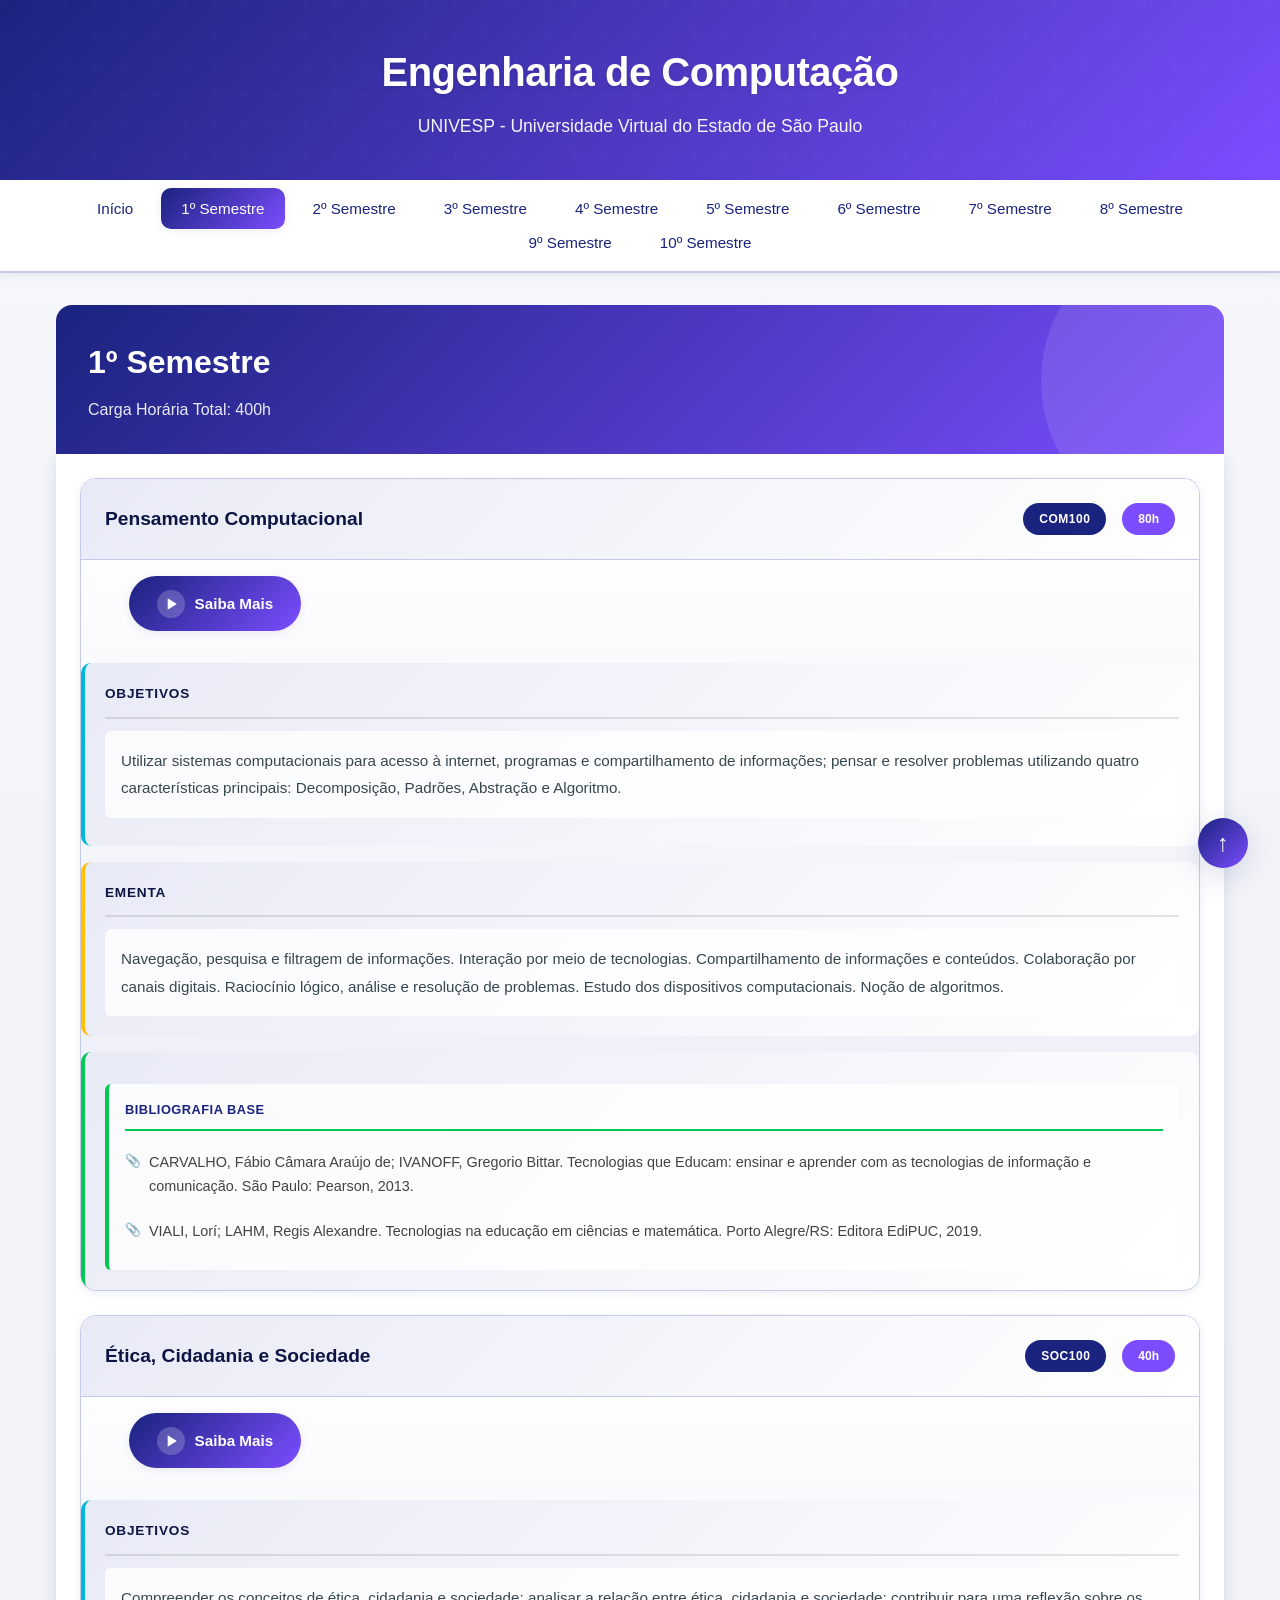
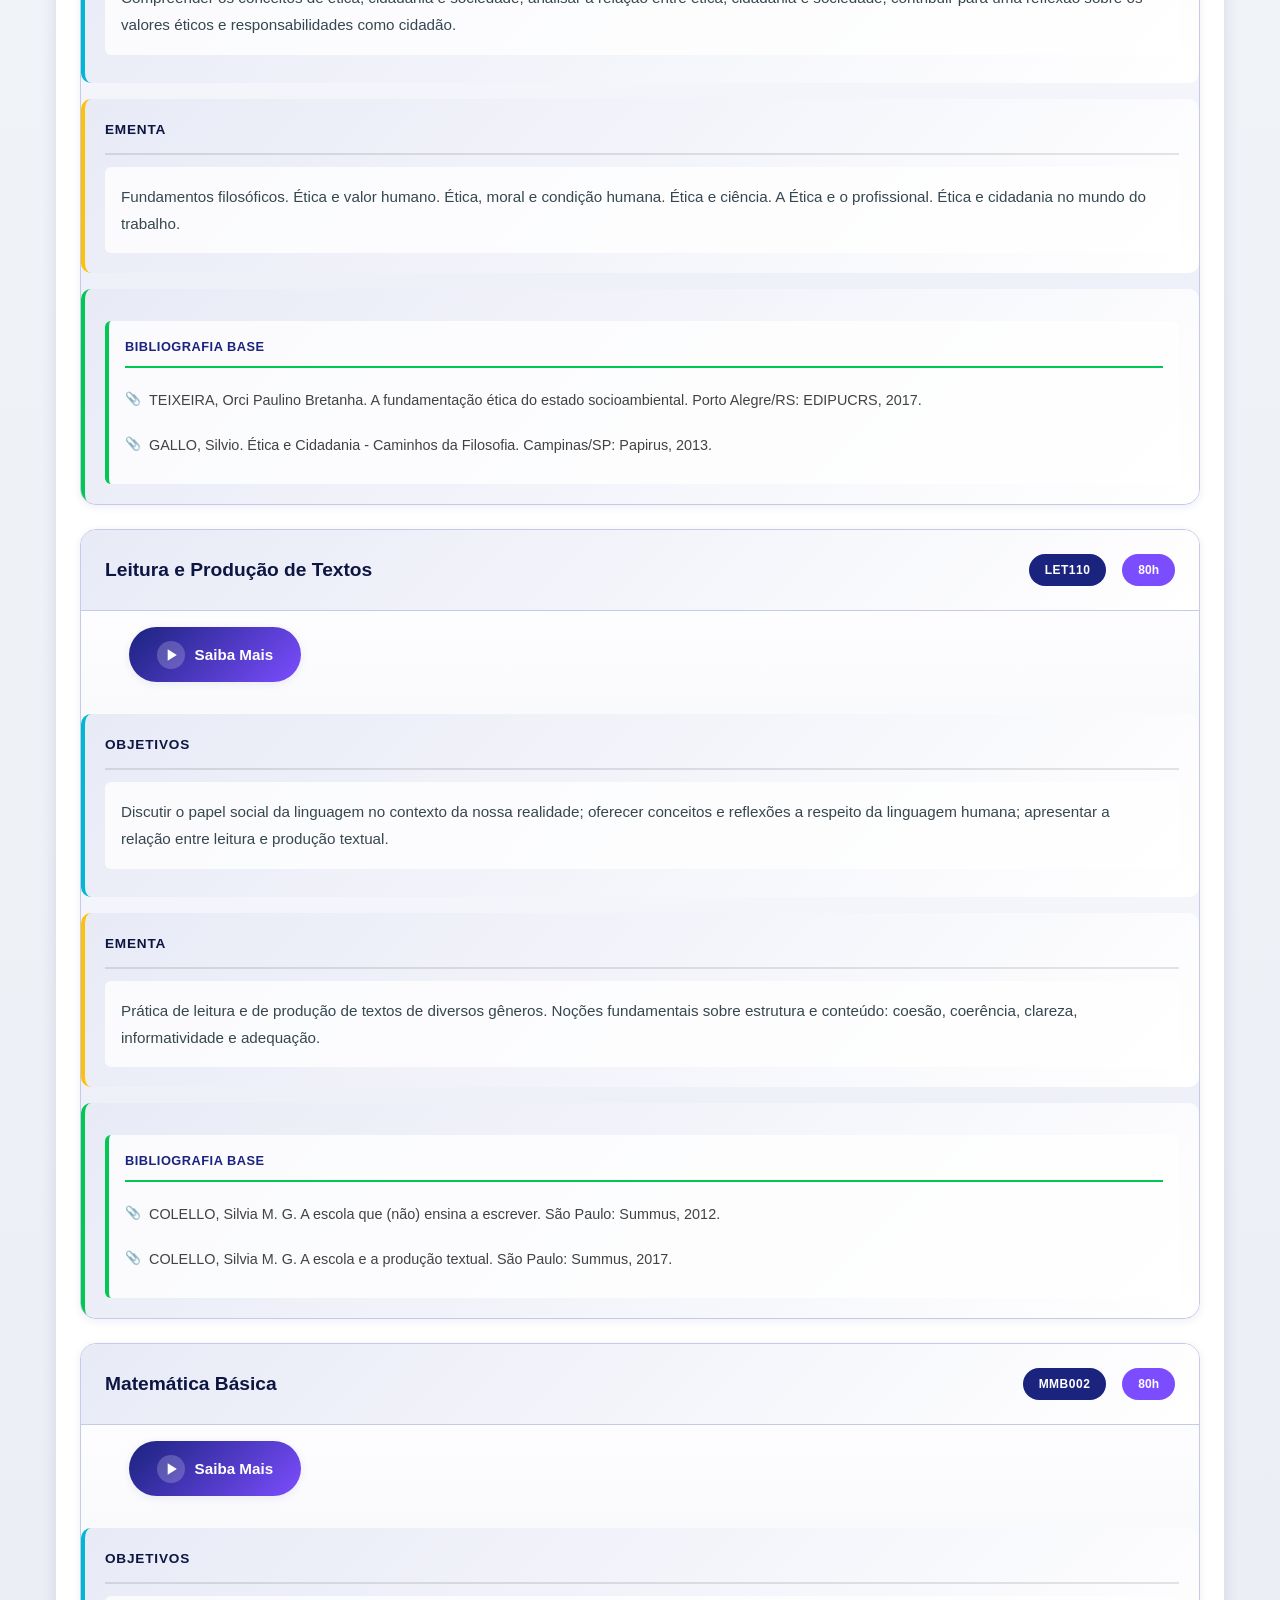
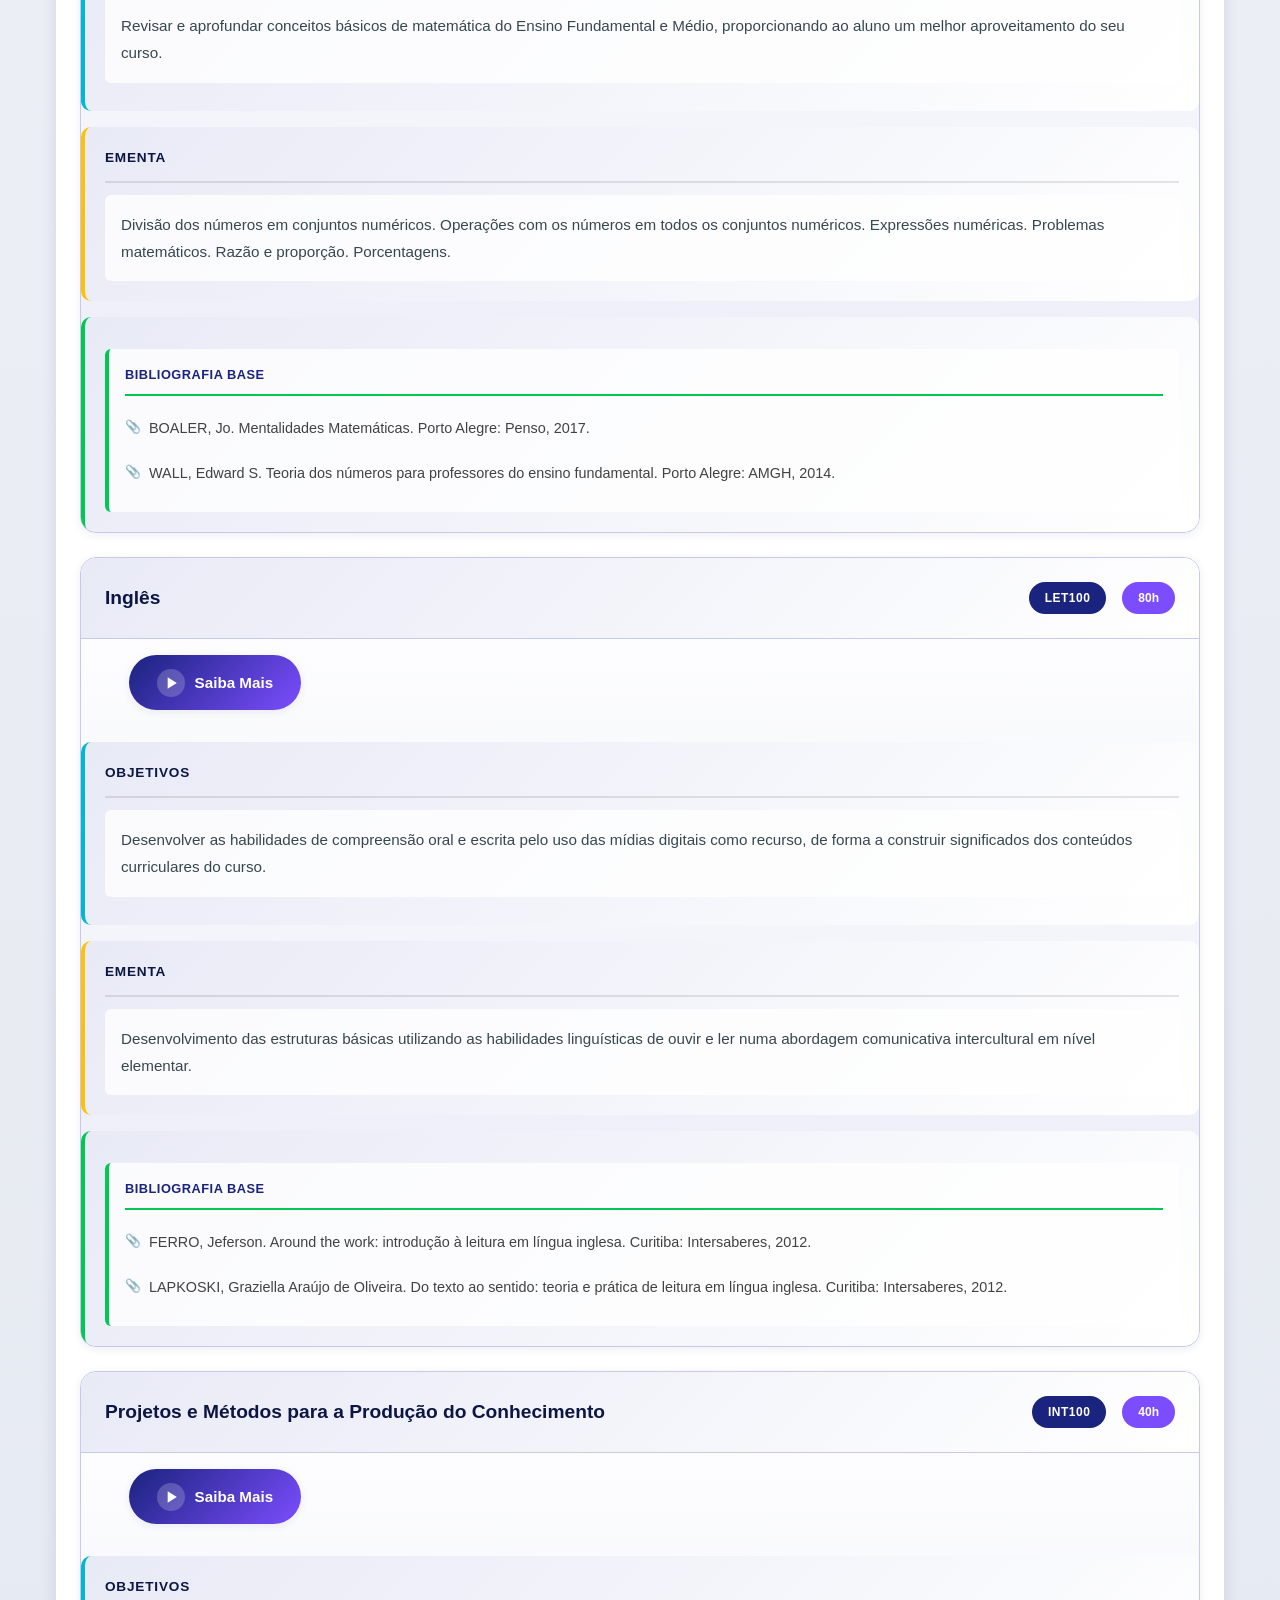
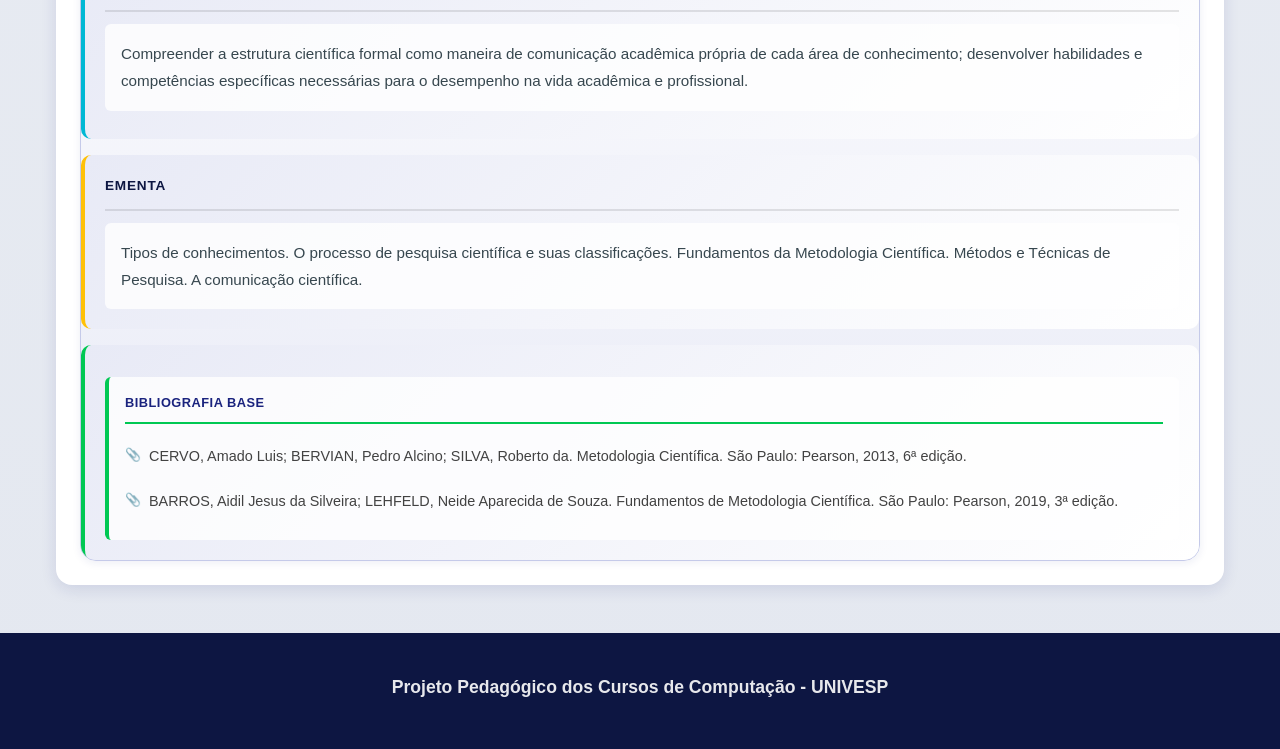
<file: pages/semestre1.html>
<!DOCTYPE html>
<html lang="pt-BR">
<head>
    <meta charset="UTF-8">
    <meta name="viewport" content="width=device-width, initial-scale=1.0, maximum-scale=1.0, user-scalable=no">
    <title>1º Semestre - Engenharia de Computação</title>
    <link rel="stylesheet" href="../css/style.css">
</head>
<body>
    <header>
        <h1>Engenharia de Computação</h1>
        <p>UNIVESP - Universidade Virtual do Estado de São Paulo</p>
    </header>
    
    <nav>
        <input type="checkbox" id="menu-checkbox" class="menu-checkbox">
        <label for="menu-checkbox" class="menu-toggle">
            <span></span>
            <span></span>
            <span></span>
        </label>
        <ul>
            <li><a href="../index.html">Início</a></li>
            <li><a href="semestre1.html" class="active">1º Semestre</a></li>
            <li><a href="semestre2.html">2º Semestre</a></li>
            <li><a href="semestre3.html">3º Semestre</a></li>
            <li><a href="semestre4.html">4º Semestre</a></li>
            <li><a href="semestre5.html">5º Semestre</a></li>
            <li><a href="semestre6.html">6º Semestre</a></li>
            <li><a href="semestre7.html">7º Semestre</a></li>
            <li><a href="semestre8.html">8º Semestre</a></li>
            <li><a href="semestre9.html">9º Semestre</a></li>
            <li><a href="semestre10.html">10º Semestre</a></li>
        </ul>
    </nav>
    
    <main>
        <div class="semester-header">
            <h2>1º Semestre</h2>
            <p class="total-hours">Carga Horária Total: 400h</p>
        </div>
        
        <div class="disciplines-container">
            <div class="discipline-card">
                <div class="discipline-header">
                    <h3 class="discipline-title">Pensamento Computacional</h3>
                    <span class="discipline-code">COM100</span>
                    <span class="discipline-hours">80h</span>
                </div>
                <div class="discipline-content">
                    <a href="https://www.google.com/search?q=Pensamento+Computacional+video+aula&tbm=vid" target="_blank" class="saiba-mais-btn">
                        <span class="btn-icon"><svg xmlns="http://www.w3.org/2000/svg" viewBox="0 0 24 24"><path d="M8 5v14l11-7z"/></svg></span>
                        Saiba Mais
                    </a>
                </div>
                <div class="discipline-section objectives-section">
                    <h4>Objetivos</h4>
                    <p class="objectives">Utilizar sistemas computacionais para acesso à internet, programas e compartilhamento de informações; pensar e resolver problemas utilizando quatro características principais: Decomposição, Padrões, Abstração e Algoritmo.</p>
                </div>
                <div class="discipline-section ementa-section">
                    <h4>Ementa</h4>
                    <p class="ementa">Navegação, pesquisa e filtragem de informações. Interação por meio de tecnologias. Compartilhamento de informações e conteúdos. Colaboração por canais digitais. Raciocínio lógico, análise e resolução de problemas. Estudo dos dispositivos computacionais. Noção de algoritmos.</p>
                </div>
                <div class="discipline-section bibliography-section">
                    <div class="bibliography base-bibliography">
                        <h4>Bibliografia Base</h4>
                        <ul>
                            <li>CARVALHO, Fábio Câmara Araújo de; IVANOFF, Gregorio Bittar. Tecnologias que Educam: ensinar e aprender com as tecnologias de informação e comunicação. São Paulo: Pearson, 2013.</li>
                            <li>VIALI, Lorí; LAHM, Regis Alexandre. Tecnologias na educação em ciências e matemática. Porto Alegre/RS: Editora EdiPUC, 2019.</li>
                        </ul>
                    </div>
                </div>
            </div>
            
            <div class="discipline-card">
                <div class="discipline-header">
                    <h3 class="discipline-title">Ética, Cidadania e Sociedade</h3>
                    <span class="discipline-code">SOC100</span>
                    <span class="discipline-hours">40h</span>
                </div>
                <div class="discipline-content">
                    <a href="https://www.google.com/search?q=Etica+Cidadania+e+Sociedade+video+aula&tbm=vid" target="_blank" class="saiba-mais-btn">
                        <span class="btn-icon"><svg xmlns="http://www.w3.org/2000/svg" viewBox="0 0 24 24"><path d="M8 5v14l11-7z"/></svg></span>
                        Saiba Mais
                    </a>
                </div>
                <div class="discipline-section objectives-section">
                    <h4>Objetivos</h4>
                    <p class="objectives">Compreender os conceitos de ética, cidadania e sociedade; analisar a relação entre ética, cidadania e sociedade; contribuir para uma reflexão sobre os valores éticos e responsabilidades como cidadão.</p>
                </div>
                <div class="discipline-section ementa-section">
                    <h4>Ementa</h4>
                    <p class="ementa">Fundamentos filosóficos. Ética e valor humano. Ética, moral e condição humana. Ética e ciência. A Ética e o profissional. Ética e cidadania no mundo do trabalho.</p>
                </div>
                <div class="discipline-section bibliography-section">
                    <div class="bibliography base-bibliography">
                        <h4>Bibliografia Base</h4>
                        <ul>
                            <li>TEIXEIRA, Orci Paulino Bretanha. A fundamentação ética do estado socioambiental. Porto Alegre/RS: EDIPUCRS, 2017.</li>
                            <li>GALLO, Silvio. Ética e Cidadania - Caminhos da Filosofia. Campinas/SP: Papirus, 2013.</li>
                        </ul>
                    </div>
                </div>
            </div>
            
            <div class="discipline-card">
                <div class="discipline-header">
                    <h3 class="discipline-title">Leitura e Produção de Textos</h3>
                    <span class="discipline-code">LET110</span>
                    <span class="discipline-hours">80h</span>
                </div>
                <div class="discipline-content">
                    <a href="https://www.google.com/search?q=Leitura+e+Producao+de+Textos+video+aula&tbm=vid" target="_blank" class="saiba-mais-btn">
                        <span class="btn-icon"><svg xmlns="http://www.w3.org/2000/svg" viewBox="0 0 24 24"><path d="M8 5v14l11-7z"/></svg></span>
                        Saiba Mais
                    </a>
                </div>
                <div class="discipline-section objectives-section">
                    <h4>Objetivos</h4>
                    <p class="objectives">Discutir o papel social da linguagem no contexto da nossa realidade; oferecer conceitos e reflexões a respeito da linguagem humana; apresentar a relação entre leitura e produção textual.</p>
                </div>
                <div class="discipline-section ementa-section">
                    <h4>Ementa</h4>
                    <p class="ementa">Prática de leitura e de produção de textos de diversos gêneros. Noções fundamentais sobre estrutura e conteúdo: coesão, coerência, clareza, informatividade e adequação.</p>
                </div>
                <div class="discipline-section bibliography-section">
                    <div class="bibliography base-bibliography">
                        <h4>Bibliografia Base</h4>
                        <ul>
                            <li>COLELLO, Silvia M. G. A escola que (não) ensina a escrever. São Paulo: Summus, 2012.</li>
                            <li>COLELLO, Silvia M. G. A escola e a produção textual. São Paulo: Summus, 2017.</li>
                        </ul>
                    </div>
                </div>
            </div>
            
            <div class="discipline-card">
                <div class="discipline-header">
                    <h3 class="discipline-title">Matemática Básica</h3>
                    <span class="discipline-code">MMB002</span>
                    <span class="discipline-hours">80h</span>
                </div>
                <div class="discipline-content">
                    <a href="https://www.google.com/search?q=Matematica+Basica+video+aula&tbm=vid" target="_blank" class="saiba-mais-btn">
                        <span class="btn-icon"><svg xmlns="http://www.w3.org/2000/svg" viewBox="0 0 24 24"><path d="M8 5v14l11-7z"/></svg></span>
                        Saiba Mais
                    </a>
                </div>
                <div class="discipline-section objectives-section">
                    <h4>Objetivos</h4>
                    <p class="objectives">Revisar e aprofundar conceitos básicos de matemática do Ensino Fundamental e Médio, proporcionando ao aluno um melhor aproveitamento do seu curso.</p>
                </div>
                <div class="discipline-section ementa-section">
                    <h4>Ementa</h4>
                    <p class="ementa">Divisão dos números em conjuntos numéricos. Operações com os números em todos os conjuntos numéricos. Expressões numéricas. Problemas matemáticos. Razão e proporção. Porcentagens.</p>
                </div>
                <div class="discipline-section bibliography-section">
                    <div class="bibliography base-bibliography">
                        <h4>Bibliografia Base</h4>
                        <ul>
                            <li>BOALER, Jo. Mentalidades Matemáticas. Porto Alegre: Penso, 2017.</li>
                            <li>WALL, Edward S. Teoria dos números para professores do ensino fundamental. Porto Alegre: AMGH, 2014.</li>
                        </ul>
                    </div>
                </div>
            </div>
            
            <div class="discipline-card">
                <div class="discipline-header">
                    <h3 class="discipline-title">Inglês</h3>
                    <span class="discipline-code">LET100</span>
                    <span class="discipline-hours">80h</span>
                </div>
                <div class="discipline-content">
                    <a href="https://www.google.com/search?q=Ingles+basico+video+aula&tbm=vid" target="_blank" class="saiba-mais-btn">
                        <span class="btn-icon"><svg xmlns="http://www.w3.org/2000/svg" viewBox="0 0 24 24"><path d="M8 5v14l11-7z"/></svg></span>
                        Saiba Mais
                    </a>
                </div>
                <div class="discipline-section objectives-section">
                    <h4>Objetivos</h4>
                    <p class="objectives">Desenvolver as habilidades de compreensão oral e escrita pelo uso das mídias digitais como recurso, de forma a construir significados dos conteúdos curriculares do curso.</p>
                </div>
                <div class="discipline-section ementa-section">
                    <h4>Ementa</h4>
                    <p class="ementa">Desenvolvimento das estruturas básicas utilizando as habilidades linguísticas de ouvir e ler numa abordagem comunicativa intercultural em nível elementar.</p>
                </div>
                <div class="discipline-section bibliography-section">
                    <div class="bibliography base-bibliography">
                        <h4>Bibliografia Base</h4>
                        <ul>
                            <li>FERRO, Jeferson. Around the work: introdução à leitura em língua inglesa. Curitiba: Intersaberes, 2012.</li>
                            <li>LAPKOSKI, Graziella Araújo de Oliveira. Do texto ao sentido: teoria e prática de leitura em língua inglesa. Curitiba: Intersaberes, 2012.</li>
                        </ul>
                    </div>
                </div>
            </div>
            
            <div class="discipline-card">
                <div class="discipline-header">
                    <h3 class="discipline-title">Projetos e Métodos para a Produção do Conhecimento</h3>
                    <span class="discipline-code">INT100</span>
                    <span class="discipline-hours">40h</span>
                </div>
                <div class="discipline-content">
                    <a href="https://www.google.com/search?q=Metodologia+Cientifica+video+aula&tbm=vid" target="_blank" class="saiba-mais-btn">
                        <span class="btn-icon"><svg xmlns="http://www.w3.org/2000/svg" viewBox="0 0 24 24"><path d="M8 5v14l11-7z"/></svg></span>
                        Saiba Mais
                    </a>
                </div>
                <div class="discipline-section objectives-section">
                    <h4>Objetivos</h4>
                    <p class="objectives">Compreender a estrutura científica formal como maneira de comunicação acadêmica própria de cada área de conhecimento; desenvolver habilidades e competências específicas necessárias para o desempenho na vida acadêmica e profissional.</p>
                </div>
                <div class="discipline-section ementa-section">
                    <h4>Ementa</h4>
                    <p class="ementa">Tipos de conhecimentos. O processo de pesquisa científica e suas classificações. Fundamentos da Metodologia Científica. Métodos e Técnicas de Pesquisa. A comunicação científica.</p>
                </div>
                <div class="discipline-section bibliography-section">
                    <div class="bibliography base-bibliography">
                        <h4>Bibliografia Base</h4>
                        <ul>
                            <li>CERVO, Amado Luis; BERVIAN, Pedro Alcino; SILVA, Roberto da. Metodologia Científica. São Paulo: Pearson, 2013, 6ª edição.</li>
                            <li>BARROS, Aidil Jesus da Silveira; LEHFELD, Neide Aparecida de Souza. Fundamentos de Metodologia Científica. São Paulo: Pearson, 2019, 3ª edição.</li>
                        </ul>
                    </div>
                </div>
            </div>
        </div>
    </main>
    
    <footer>
        <p>Projeto Pedagógico dos Cursos de Computação - UNIVESP</p>
    </footer>
    
    <a href="#" class="back-to-top">↑</a>
</body>
</html>
</file>
<file: css/style.css>
* {
    margin: 0;
    padding: 0;
    box-sizing: border-box;
}

:root {
    --primary: #1a237e;
    --primary-light: #3949ab;
    --primary-dark: #0d1642;
    --secondary: #7c4dff;
    --accent: #b388ff;
    --light: #e8eaf6;
    --white: #ffffff;
    --text: #263238;
    --text-light: #546e7a;
    --border: #c5cae9;
    --success: #00c853;
    --warning: #ffc107;
    --info: #00b8d4;
    --card-bg: #fafafa;
    --gradient-primary: linear-gradient(135deg, var(--primary) 0%, var(--secondary) 100%);
    --gradient-card: linear-gradient(180deg, var(--white) 0%, var(--light) 100%);
    --shadow-sm: 0 2px 8px rgba(26, 35, 126, 0.08);
    --shadow-md: 0 4px 16px rgba(26, 35, 126, 0.12);
    --shadow-lg: 0 8px 32px rgba(26, 35, 126, 0.16);
    --shadow-hover: 0 12px 40px rgba(26, 35, 126, 0.2);
    --radius-sm: 6px;
    --radius-md: 10px;
    --radius-lg: 16px;
    --transition: all 0.3s cubic-bezier(0.4, 0, 0.2, 1);
    --bg-body: linear-gradient(180deg, #f5f7fa 0%, #e4e8f0 100%);
    --bg-nav: var(--white);
}

[data-theme="dark"] {
    --primary: #5c6bc0;
    --primary-light: #7986cb;
    --primary-dark: #3949ab;
    --secondary: #b388ff;
    --accent: #7c4dff;
    --light: #1e2a38;
    --white: #1a2332;
    --text: #e0e0e0;
    --text-light: #9e9e9e;
    --border: #2d3a4a;
    --card-bg: #1a2332;
    --gradient-primary: linear-gradient(135deg, #3949ab 0%, #5c6bc0 100%);
    --gradient-card: linear-gradient(180deg, #1a2332 0%, #1e2a38 100%);
    --shadow-sm: 0 2px 8px rgba(0, 0, 0, 0.3);
    --shadow-md: 0 4px 16px rgba(0, 0, 0, 0.4);
    --shadow-lg: 0 8px 32px rgba(0, 0, 0, 0.5);
    --shadow-hover: 0 12px 40px rgba(0, 0, 0, 0.6);
    --bg-body: linear-gradient(180deg, #12181f 0%, #1a2332 100%);
}

body {
    font-family: 'Segoe UI', Tahoma, Geneva, Verdana, sans-serif;
    background: var(--bg-body);
    color: var(--text);
    line-height: 1.6;
    min-height: 100vh;
}

header {
    background: var(--gradient-primary);
    color: var(--white);
    padding: 2.5rem 2rem;
    text-align: center;
    box-shadow: var(--shadow-lg);
    position: relative;
    overflow: hidden;
}

header::before {
    content: '';
    position: absolute;
    top: 0;
    left: 0;
    right: 0;
    bottom: 0;
    background: url("data:image/svg+xml,%3Csvg width='60' height='60' viewBox='0 0 60 60' xmlns='http://www.w3.org/2000/svg'%3E%3Cg fill='none' fill-rule='evenodd'%3E%3Cg fill='%23ffffff' fill-opacity='0.05'%3E%3Cpath d='M36 34v-4h-2v4h-4v2h4v4h2v-4h4v-2h-4zm0-30V0h-2v4h-4v2h4v4h2V6h4V4h-4zM6 34v-4H4v4H0v2h4v4h2v-4h4v-2H6zM6 4V0H4v4H0v2h4v4h2V6h4V4H6z'/%3E%3C/g%3E%3C/g%3E%3C/svg%3E");
    opacity: 0.3;
}

header h1 {
    font-size: 2.5rem;
    margin-bottom: 0.5rem;
    font-weight: 700;
    letter-spacing: -0.5px;
    position: relative;
    text-shadow: 0 2px 4px rgba(0,0,0,0.1);
}

header p {
    font-size: 1.1rem;
    opacity: 0.95;
    position: relative;
    font-weight: 300;
}

nav {
    background: var(--bg-nav);
    padding: 1rem;
    position: sticky;
    top: 0;
    z-index: 100;
    box-shadow: var(--shadow-sm);
    border-bottom: 2px solid var(--border);
}

.theme-toggle {
    position: absolute;
    right: 4rem;
    top: 50%;
    transform: translateY(-50%);
    background: rgba(255, 255, 255, 0.2);
    border: none;
    color: var(--white);
    cursor: pointer;
    padding: 0.5rem 0.75rem;
    border-radius: var(--radius-md);
    font-size: 1.2rem;
    transition: var(--transition);
}

.theme-toggle:hover {
    background: rgba(255, 255, 255, 0.3);
    transform: translateY(-50%) scale(1.1);
}

.menu-checkbox {
    display: none;
}

nav ul {
    display: flex;
    flex-wrap: wrap;
    justify-content: center;
    gap: 0.5rem;
    list-style: none;
    max-width: 1200px;
    margin: 0 auto;
}

.menu-toggle {
    display: none;
}

nav a {
    color: var(--primary);
    text-decoration: none;
    padding: 0.75rem 1.25rem;
    border-radius: var(--radius-md);
    transition: var(--transition);
    font-weight: 500;
    font-size: 0.95rem;
    position: relative;
}

nav a:hover {
    background: var(--light);
    color: var(--primary-dark);
    transform: translateY(-2px);
}

nav a.active {
    background: var(--gradient-primary);
    color: var(--white);
    box-shadow: var(--shadow-sm);
}

main {
    max-width: 1200px;
    margin: 2rem auto;
    padding: 0 1rem;
}

.semester-header {
    background: var(--gradient-primary);
    color: var(--white);
    padding: 2rem;
    border-radius: var(--radius-lg) var(--radius-lg) 0 0;
    margin-bottom: 0;
    position: relative;
    overflow: hidden;
}

.semester-header::before {
    content: '';
    position: absolute;
    top: -50%;
    right: -10%;
    width: 300px;
    height: 300px;
    background: rgba(255,255,255,0.1);
    border-radius: 50%;
}

.semester-header h2 {
    font-size: 2rem;
    font-weight: 700;
    position: relative;
}

.semester-header .total-hours {
    font-size: 1rem;
    opacity: 0.9;
    margin-top: 0.5rem;
    position: relative;
    font-weight: 400;
}

.disciplines-container {
    background: var(--white);
    border-radius: 0 0 var(--radius-lg) var(--radius-lg);
    box-shadow: var(--shadow-md);
    overflow: hidden;
    padding: 1.5rem;
}

.discipline-card {
    margin-bottom: 1.5rem;
    background: var(--gradient-card);
    border-radius: var(--radius-lg);
    box-shadow: var(--shadow-sm);
    overflow: hidden;
    border: 1px solid var(--border);
    transition: var(--transition);
    position: relative;
}

.discipline-card::before {
    content: '';
    position: absolute;
    top: 0;
    left: 0;
    width: 4px;
    height: 100%;
    background: var(--gradient-primary);
    opacity: 0;
    transition: var(--transition);
}

.discipline-card:hover {
    box-shadow: var(--shadow-hover);
    transform: translateY(-4px);
}

.discipline-card:hover::before {
    opacity: 1;
}

.discipline-card:last-child {
    margin-bottom: 0;
}

.discipline-header {
    display: flex;
    justify-content: space-between;
    align-items: center;
    flex-wrap: wrap;
    gap: 1rem;
    padding: 1.5rem;
    background: linear-gradient(135deg, var(--light) 0%, var(--white) 100%);
    border-bottom: 1px solid var(--border);
}

.discipline-title {
    font-size: 1.2rem;
    color: var(--primary-dark);
    font-weight: 700;
    flex: 1;
    line-height: 1.4;
    display: flex;
    align-items: center;
    gap: 0.75rem;
}

.discipline-meta {
    display: flex;
    gap: 0.5rem;
    align-items: center;
}

.discipline-code {
    background: var(--primary);
    color: var(--white);
    padding: 0.4rem 1rem;
    border-radius: 20px;
    font-size: 0.75rem;
    font-weight: 600;
    letter-spacing: 0.5px;
    text-transform: uppercase;
}

.discipline-hours {
    background: var(--secondary);
    color: var(--white);
    padding: 0.4rem 1rem;
    border-radius: 20px;
    font-size: 0.75rem;
    font-weight: 600;
}

.discipline-content {
    padding: 0 1.5rem 1rem 1.5rem;
}

.saiba-mais-btn {
    display: inline-flex;
    align-items: center;
    gap: 0.6rem;
    background: var(--gradient-primary);
    color: var(--white);
    text-decoration: none;
    padding: 0.85rem 1.75rem;
    border-radius: 30px;
    font-size: 0.95rem;
    font-weight: 600;
    transition: var(--transition);
    margin: 1rem 1.5rem 0 1.5rem;
    justify-content: center;
    box-shadow: var(--shadow-sm);
    position: relative;
    overflow: hidden;
}

.saiba-mais-btn::before {
    content: '';
    position: absolute;
    top: 0;
    left: -100%;
    width: 100%;
    height: 100%;
    background: linear-gradient(90deg, transparent, rgba(255,255,255,0.25), transparent);
    transition: left 0.5s;
}

.saiba-mais-btn:hover::before {
    left: 100%;
}

.saiba-mais-btn:hover {
    transform: translateY(-3px);
    box-shadow: var(--shadow-md);
    background: var(--primary);
}

.saiba-mais-btn svg {
    width: 20px;
    height: 20px;
    fill: currentColor;
}

.saiba-mais-btn .btn-icon {
    display: flex;
    align-items: center;
    justify-content: center;
    width: 28px;
    height: 28px;
    background: rgba(255,255,255,0.2);
    border-radius: 50%;
}

.discipline-section {
    padding: 1.25rem;
    margin-top: 1rem;
    background: var(--light);
    border-radius: var(--radius-md);
    border-left: 4px solid var(--accent);
    transition: var(--transition);
}

.discipline-section:hover {
    background: var(--white);
    box-shadow: var(--shadow-sm);
}

.discipline-section.objectives-section {
    background: linear-gradient(135deg, var(--light) 0%, var(--white) 100%);
    border-left-color: var(--info);
}

.discipline-section.ementa-section {
    background: linear-gradient(135deg, var(--light) 0%, var(--white) 100%);
    border-left-color: var(--warning);
}

.discipline-section.bibliography-section {
    background: linear-gradient(135deg, var(--light) 0%, var(--white) 100%);
    border-left-color: var(--success);
}

.discipline-section h4 {
    color: var(--primary-dark);
    font-size: 0.85rem;
    font-weight: 700;
    margin-bottom: 0.75rem;
    text-transform: uppercase;
    letter-spacing: 0.8px;
    display: flex;
    align-items: center;
    gap: 0.75rem;
    padding-bottom: 0.75rem;
    border-bottom: 2px solid rgba(0,0,0,0.1);
}

.objectives, .ementa {
    color: var(--text);
    font-size: 0.95rem;
    line-height: 1.8;
    color: #37474f;
}

.objectives {
    background: rgba(255,255,255,0.8);
    padding: 1rem;
    border-radius: var(--radius-sm);
    margin-bottom: 0.5rem;
}

.ementa {
    background: rgba(255,255,255,0.8);
    padding: 1rem;
    border-radius: var(--radius-sm);
}

.bibliography {
    background: rgba(255,255,255,0.8);
    padding: 1rem;
    border-radius: var(--radius-sm);
    margin-top: 0.75rem;
}

.bibliography h4 {
    color: var(--primary);
    font-size: 0.8rem;
    font-weight: 700;
    margin-bottom: 0.6rem;
    padding-bottom: 0.5rem;
    border-bottom: 2px solid var(--success);
    text-transform: uppercase;
    letter-spacing: 0.5px;
}

.bibliography h4::before {
    display: none;
}

.bibliography ul {
    list-style: none;
    font-size: 0.9rem;
}

.bibliography li {
    padding: 0.7rem 0;
    color: #424242;
    line-height: 1.6;
    padding-left: 1.5rem;
    position: relative;
}

.bibliography li:last-child {
    border-bottom: none;
}

.bibliography li::before {
    content: "📎";
    position: absolute;
    left: 0;
    font-size: 0.8rem;
}

.base-bibliography {
    border-left: 4px solid var(--success);
}

.complement-bibliography {
    border-left: 4px solid var(--warning);
}

.complement-bibliography h4 {
    border-bottom-color: var(--warning);
}

footer {
    background: var(--primary-dark);
    color: var(--white);
    text-align: center;
    padding: 2.5rem;
    margin-top: 3rem;
}

footer p {
    opacity: 0.9;
}

footer p:first-child {
    font-weight: 600;
    font-size: 1.1rem;
    margin-bottom: 0.5rem;
}

.back-to-top {
    position: fixed;
    bottom: 2rem;
    right: 2rem;
    background: var(--gradient-primary);
    color: var(--white);
    width: 50px;
    height: 50px;
    border-radius: 50%;
    display: flex;
    align-items: center;
    justify-content: center;
    text-decoration: none;
    box-shadow: var(--shadow-lg);
    font-size: 1.5rem;
    transition: var(--transition);
    z-index: 99;
}

.back-to-top:hover {
    transform: translateY(-4px) scale(1.1);
    box-shadow: var(--shadow-hover);
    color: var(--white);
}

.dashboard-grid {
    display: grid;
    grid-template-columns: repeat(auto-fit, minmax(280px, 1fr));
    gap: 1.5rem;
    padding: 2rem;
}

.dashboard-card {
    background: var(--gradient-card);
    border-radius: var(--radius-lg);
    padding: 2rem;
    text-align: center;
    box-shadow: var(--shadow-sm);
    transition: var(--transition);
    text-decoration: none;
    color: inherit;
    border: 1px solid var(--border);
    position: relative;
    overflow: hidden;
}

.dashboard-card::before {
    content: '';
    position: absolute;
    top: 0;
    left: 0;
    right: 0;
    height: 4px;
    background: var(--gradient-primary);
    transform: scaleX(0);
    transition: var(--transition);
}

.dashboard-card:hover {
    transform: translateY(-8px);
    box-shadow: var(--shadow-hover);
}

.dashboard-card:hover::before {
    transform: scaleX(1);
}

.dashboard-card h3 {
    color: var(--primary);
    font-size: 1.5rem;
    margin-bottom: 0.75rem;
    font-weight: 700;
}

.dashboard-card p {
    color: var(--text-light);
    font-size: 0.95rem;
}

.dashboard-card .semester-icon {
    font-size: 3rem;
    margin-bottom: 1rem;
    display: block;
}

.intro {
    background: var(--white);
    padding: 2rem;
    border-radius: var(--radius-lg);
    margin-bottom: 2rem;
    box-shadow: var(--shadow-sm);
    border: 1px solid var(--border);
}

.intro h2 {
    color: var(--primary);
    margin-bottom: 1rem;
    font-weight: 700;
}

.intro ul {
    list-style-position: inside;
    color: var(--text-light);
}

.intro li {
    margin: 0.5rem 0;
}

.course-info {
    display: grid;
    grid-template-columns: repeat(auto-fit, minmax(200px, 1fr));
    gap: 1rem;
    margin-top: 1.5rem;
    padding: 1.5rem;
    background: var(--gradient-card);
    border-radius: var(--radius-md);
    border: 1px solid var(--border);
}

.course-info div {
    text-align: center;
    padding: 1rem;
    background: var(--white);
    border-radius: var(--radius-sm);
    box-shadow: var(--shadow-sm);
    transition: var(--transition);
}

.course-info div:hover {
    transform: translateY(-2px);
    box-shadow: var(--shadow-md);
}

.course-info strong {
    display: block;
    color: var(--primary);
    font-size: 1.5rem;
    font-weight: 700;
}

.course-info span {
    color: var(--text-light);
    font-size: 0.9rem;
    margin-top: 0.25rem;
    display: block;
}

@media (max-width: 768px) {
    * {
        display: block;
    }
    
    body {
        display: block;
        width: 100%;
    }
    
    header {
        padding: 1.5rem 1rem;
        display: block;
    }
    
    nav {
        padding: 0.5rem;
        position: relative;
        display: block;
        width: 100%;
    }
    
    .menu-toggle {
        display: flex;
        flex-direction: column;
        justify-content: space-between;
        width: 30px;
        height: 24px;
        cursor: pointer;
        padding: 5px;
        z-index: 100;
        position: absolute;
        right: 1rem;
        top: 50%;
        transform: translateY(-50%);
    }
    
    .menu-toggle span {
        display: block;
        width: 100%;
        height: 3px;
        background: var(--primary);
        border-radius: 2px;
        transition: var(--transition);
    }
    
    .menu-checkbox {
        display: none;
    }
    
    .menu-checkbox:checked ~ .menu-toggle span:nth-child(1) {
        transform: rotate(45deg) translate(6px, 6px);
    }
    
    .menu-checkbox:checked ~ .menu-toggle span:nth-child(2) {
        opacity: 0;
    }
    
    .menu-checkbox:checked ~ .menu-toggle span:nth-child(3) {
        transform: rotate(-45deg) translate(6px, -6px);
    }
    
    nav ul {
        display: none;
        flex-direction: column;
        align-items: stretch;
        gap: 0.25rem;
        position: absolute;
        top: 100%;
        left: 0;
        right: 0;
        background: var(--white);
        padding: 0.5rem;
        box-shadow: var(--shadow-md);
        border-top: 2px solid var(--primary);
    }
    
    .menu-checkbox:checked ~ ul {
        display: flex;
    }
    
    nav li {
        display: block;
    }
    
    nav a {
        display: block;
        text-align: center;
        padding: 0.75rem 1rem;
        font-size: 0.9rem;
        width: 100%;
        border-radius: var(--radius-sm);
    }
    
    main {
        margin: 1rem auto;
        padding: 0 0.75rem;
        display: block;
        width: 100%;
        max-width: 100%;
    }
    
    .semester-header {
        padding: 1.25rem;
        display: block;
        border-radius: var(--radius-lg) var(--radius-lg) 0 0;
    }
    
    .semester-header h2 {
        font-size: 1.4rem;
        display: block;
    }
    
    .semester-header .total-hours {
        font-size: 0.85rem;
        display: block;
    }
    
    .disciplines-container {
        display: block;
        padding: 0.75rem;
        border-radius: 0 0 var(--radius-lg) var(--radius-lg);
    }
    
    .discipline-card {
        display: block;
        padding: 1rem;
        margin-bottom: 1.25rem;
        width: 100%;
        border-radius: var(--radius-md);
    }
    
    .discipline-header {
        display: flex;
        flex-direction: column;
        align-items: flex-start;
        gap: 0.75rem;
        padding: 1rem;
        width: 100%;
    }
    
    .discipline-title {
        font-size: 1.05rem;
        display: block;
        width: 100%;
    }
    
    .discipline-meta {
        display: flex;
        gap: 0.5rem;
        flex-wrap: wrap;
    }
    
    .discipline-code, 
    .discipline-hours {
        font-size: 0.7rem;
        display: inline-block;
        padding: 0.3rem 0.8rem;
    }
    
    .discipline-content {
        padding: 0;
    }
    
    .saiba-mais-btn {
        display: flex;
        width: calc(100% - 2rem);
        justify-content: center;
        padding: 0.85rem 1rem;
        font-size: 0.9rem;
        margin: 1rem 1rem 0 1rem;
        border-radius: 25px;
    }
    
    .discipline-section {
        display: block;
        margin-top: 1rem;
        padding: 1rem;
        width: auto;
        border-radius: var(--radius-sm);
    }
    
    .discipline-section h4 {
        font-size: 0.8rem;
        display: block;
        width: 100%;
    }
    
    .objectives, .ementa {
        font-size: 0.9rem;
        display: block;
        width: 100%;
        padding: 0.85rem;
    }
    
    .bibliography {
        display: block;
        width: 100%;
        padding: 0.85rem;
    }
    
    .bibliography h4 {
        font-size: 0.75rem;
        display: block;
    }
    
    .bibliography ul {
        font-size: 0.85rem;
        display: block;
    }
    
    .bibliography li {
        display: block;
        padding-left: 1.25rem;
        padding: 0.6rem 0 0.6rem 1.25rem;
    }
    
    .bibliography li::before {
        display: none;
    }
    
    .dashboard-grid {
        display: block;
        padding: 1rem;
        gap: 1rem;
    }
    
    .dashboard-card {
        display: block;
        padding: 1.5rem;
        margin-bottom: 0;
        width: 100%;
        border-radius: var(--radius-md);
    }
    
    .dashboard-card .semester-icon {
        font-size: 2.5rem;
    }
    
    .intro {
        display: block;
        padding: 1.5rem;
        border-radius: var(--radius-md);
    }
    
    .intro h2 {
        font-size: 1.3rem;
        display: block;
    }
    
    .course-info {
        display: block;
        grid-template-columns: 1fr;
        gap: 0.75rem;
        padding: 1rem;
    }
    
    .course-info div {
        display: block;
        text-align: left;
        padding: 1rem;
        border-radius: var(--radius-sm);
        border-bottom: 1px solid var(--border);
    }
    
    .course-info div:last-child {
        border-bottom: none;
    }
    
    .course-info strong {
        font-size: 1.3rem;
    }
    
    footer {
        display: block;
        padding: 2rem 1rem;
    }
    
    .back-to-top {
        bottom: 1.5rem;
        right: 1.5rem;
        width: 45px;
        height: 45px;
    }
}

@media (max-width: 480px) {
    header h1 {
        font-size: 1.3rem;
    }
    
    .semester-header h2 {
        font-size: 1.2rem;
    }
    
    .discipline-title {
        font-size: 0.95rem;
    }
    
    .discipline-card {
        padding: 0.75rem;
        margin-bottom: 1rem;
        border-radius: var(--radius-sm);
    }
    
    .discipline-header {
        padding: 0.75rem;
    }
    
    .discipline-section {
        margin-top: 0.75rem;
        padding: 0.85rem;
    }
    
    .objectives, .ementa {
        font-size: 0.85rem;
        padding: 0.75rem;
    }
    
    .bibliography li {
        font-size: 0.8rem;
    }
    
    .course-info {
        grid-template-columns: 1fr;
    }
    
    .intro {
        padding: 1rem;
    }
    
    .saiba-mais-btn {
        padding: 0.75rem 1rem;
        font-size: 0.85rem;
    }
}
</file>
<file: dashboard/style.css>
* {
    margin: 0;
    padding: 0;
    box-sizing: border-box;
}

:root {
    --primary: #37474f;
    --secondary: #546e7a;
    --accent: #78909c;
    --light: #eceff1;
    --white: #ffffff;
    --text: #263238;
    --text-light: #607d8b;
    --border: #cfd8dc;
    --success: #4caf50;
    --warning: #ff9800;
    --card-bg: #fafafa;
}

body {
    font-family: 'Segoe UI', Tahoma, Geneva, Verdana, sans-serif;
    background-color: #f5f5f5;
    color: var(--text);
    line-height: 1.6;
}

header {
    background: linear-gradient(135deg, var(--primary), var(--secondary));
    color: var(--white);
    padding: 2rem;
    text-align: center;
    box-shadow: 0 4px 6px rgba(0,0,0,0.1);
}

header h1 {
    font-size: 2.5rem;
    margin-bottom: 0.5rem;
}

header p {
    font-size: 1.1rem;
    opacity: 0.9;
}

nav {
    background: var(--secondary);
    padding: 1rem;
    position: sticky;
    top: 0;
    z-index: 100;
    box-shadow: 0 2px 4px rgba(0,0,0,0.1);
}

.menu-checkbox {
    display: none;
}

nav ul {
    display: flex;
    flex-wrap: wrap;
    justify-content: center;
    gap: 0.5rem;
    list-style: none;
    max-width: 1200px;
    margin: 0 auto;
}

.menu-toggle {
    display: none;
}

nav a {
    color: var(--white);
    text-decoration: none;
    padding: 0.75rem 1.25rem;
    border-radius: 4px;
    transition: background 0.3s;
    font-weight: 500;
}

nav a:hover {
    background: var(--accent);
}

nav a.active {
    background: var(--white);
    color: var(--primary);
}

main {
    max-width: 1200px;
    margin: 2rem auto;
    padding: 0 1rem;
}

.semester-header {
    background: linear-gradient(135deg, var(--primary), var(--secondary));
    color: var(--white);
    padding: 1.5rem;
    border-radius: 8px 8px 0 0;
    margin-bottom: 0;
}

.semester-header h2 {
    font-size: 1.8rem;
}

.semester-header .total-hours {
    font-size: 0.95rem;
    opacity: 0.9;
    margin-top: 0.25rem;
}

.disciplines-container {
    background: var(--white);
    border-radius: 0 0 12px 12px;
    box-shadow: 0 4px 12px rgba(0,0,0,0.1);
    overflow: hidden;
    padding: 1rem;
}

.discipline-card {
    margin-bottom: 1.5rem;
    background: var(--white);
    border-radius: 10px;
    box-shadow: 0 2px 8px rgba(0,0,0,0.08);
    overflow: hidden;
    border: 1px solid var(--border);
}

.discipline-card:last-child {
    margin-bottom: 0;
}

.discipline-card:hover {
    box-shadow: 0 4px 16px rgba(0,0,0,0.12);
}

.discipline-header {
    display: flex;
    justify-content: space-between;
    align-items: center;
    flex-wrap: wrap;
    gap: 0.75rem;
    padding: 1.25rem;
    background: linear-gradient(135deg, var(--light) 0%, var(--white) 100%);
    border-bottom: 2px solid var(--border);
}

.discipline-title {
    font-size: 1.15rem;
    color: var(--primary);
    font-weight: 700;
    flex: 1;
    line-height: 1.4;
}

.discipline-meta {
    display: flex;
    gap: 0.5rem;
    align-items: center;
}

.discipline-code {
    background: var(--primary);
    color: var(--white);
    padding: 0.35rem 0.85rem;
    border-radius: 4px;
    font-size: 0.75rem;
    font-weight: 600;
    letter-spacing: 0.5px;
}

.discipline-hours {
    background: var(--secondary);
    color: var(--white);
    padding: 0.35rem 0.85rem;
    border-radius: 4px;
    font-size: 0.75rem;
    font-weight: 600;
}

.saiba-mais-btn {
    display: inline-flex;
    align-items: center;
    gap: 0.5rem;
    background: var(--primary);
    color: var(--white);
    text-decoration: none;
    padding: 0.6rem 1.2rem;
    border-radius: 6px;
    font-size: 0.85rem;
    font-weight: 600;
    transition: all 0.3s;
    margin: 0 1.25rem 1.25rem 1.25rem;
    justify-content: center;
}

.saiba-mais-btn:hover {
    background: var(--secondary);
    transform: translateY(-2px);
    box-shadow: 0 4px 12px rgba(0,0,0,0.2);
}

.saiba-mais-btn svg {
    width: 16px;
    height: 16px;
}

.discipline-section {
    padding: 1.25rem;
    margin: 0 1.25rem 1rem 1.25rem;
    background: var(--light);
    border-radius: 8px;
    border-left: 4px solid var(--accent);
}

.discipline-section.objectives-section {
    background: #e3f2fd;
    border-left-color: #1976d2;
}

.discipline-section.ementa-section {
    background: #fff3e0;
    border-left-color: #f57c00;
}

.discipline-section.bibliography-section {
    background: #e8f5e9;
    border-left-color: #388e3c;
    margin-bottom: 1.25rem;
}

.discipline-section h4 {
    color: var(--primary);
    font-size: 0.85rem;
    font-weight: 700;
    margin-bottom: 0.75rem;
    text-transform: uppercase;
    letter-spacing: 0.8px;
    display: flex;
    align-items: center;
    gap: 0.5rem;
    padding-bottom: 0.5rem;
    border-bottom: 1px solid rgba(0,0,0,0.1);
}

.discipline-section h4::before {
    content: '';
    display: inline-block;
    width: 10px;
    height: 10px;
    background: var(--accent);
    border-radius: 2px;
}

.objectives-section h4::before {
    background: #1976d2;
}

.ementa-section h4::before {
    background: #f57c00;
}

.bibliography-section h4::before {
    background: #388e3c;
}

.objectives, .ementa {
    color: var(--text);
    font-size: 0.9rem;
    line-height: 1.7;
    color: #212121;
}

.objectives {
    background: var(--white);
    padding: 0.85rem;
    border-radius: 6px;
    margin-bottom: 0.5rem;
}

.ementa {
    background: var(--white);
    padding: 0.85rem;
    border-radius: 6px;
}

.bibliography {
    background: var(--white);
    padding: 1rem;
    border-radius: 6px;
    margin-top: 0.75rem;
}

.bibliography h4 {
    color: var(--primary);
    font-size: 0.8rem;
    font-weight: 700;
    margin-bottom: 0.6rem;
    padding-bottom: 0.5rem;
    border-bottom: 2px solid var(--border);
    text-transform: uppercase;
    letter-spacing: 0.5px;
}

.bibliography ul {
    list-style: none;
    font-size: 0.85rem;
}

.bibliography li {
    padding: 0.5rem 0;
    color: #424242;
    line-height: 1.5;
    padding-left: 1rem;
    border-bottom: 1px solid #eee;
}

.bibliography li:last-child {
    border-bottom: none;
}

.bibliography li::before {
    content: "•";
    color: var(--secondary);
    font-weight: bold;
    margin-right: 0.5rem;
}

.base-bibliography {
    border-left: 4px solid var(--success);
}

.complement-bibliography {
    border-left: 4px solid var(--warning);
}

.complement-bibliography {
    border-left-color: var(--warning);
}

footer {
    background: var(--primary);
    color: var(--white);
    text-align: center;
    padding: 2rem;
    margin-top: 3rem;
}

footer p {
    opacity: 0.8;
}

.back-to-top {
    position: fixed;
    bottom: 2rem;
    right: 2rem;
    background: var(--secondary);
    color: var(--white);
    width: 50px;
    height: 50px;
    border-radius: 50%;
    display: flex;
    align-items: center;
    justify-content: center;
    text-decoration: none;
    box-shadow: 0 4px 8px rgba(0,0,0,0.2);
    font-size: 1.5rem;
    transition: transform 0.3s, background 0.3s;
}

.back-to-top:hover {
    transform: translateY(-3px);
    background: var(--primary);
}

.dashboard-grid {
    display: grid;
    grid-template-columns: repeat(auto-fit, minmax(280px, 1fr));
    gap: 1.5rem;
    padding: 2rem;
}

.dashboard-card {
    background: var(--white);
    border-radius: 8px;
    padding: 2rem;
    text-align: center;
    box-shadow: 0 2px 8px rgba(0,0,0,0.08);
    transition: all 0.3s;
    text-decoration: none;
    color: inherit;
    border-top: 4px solid var(--secondary);
}

.dashboard-card:hover {
    transform: translateY(-5px);
    box-shadow: 0 8px 16px rgba(0,0,0,0.12);
    border-top-color: var(--primary);
}

.dashboard-card h3 {
    color: var(--primary);
    font-size: 1.5rem;
    margin-bottom: 0.5rem;
}

.dashboard-card p {
    color: var(--text-light);
}

.intro {
    background: var(--white);
    padding: 2rem;
    border-radius: 8px;
    margin-bottom: 2rem;
    box-shadow: 0 2px 8px rgba(0,0,0,0.08);
}

.intro h2 {
    color: var(--primary);
    margin-bottom: 1rem;
}

.intro ul {
    list-style-position: inside;
    color: var(--text-light);
}

.intro li {
    margin: 0.5rem 0;
}

.course-info {
    display: grid;
    grid-template-columns: repeat(auto-fit, minmax(200px, 1fr));
    gap: 1rem;
    margin-top: 1.5rem;
    padding: 1rem;
    background: var(--light);
    border-radius: 4px;
}

.course-info div {
    text-align: center;
}

.course-info strong {
    display: block;
    color: var(--primary);
    font-size: 1.2rem;
}

.course-info span {
    color: var(--text-light);
    font-size: 0.9rem;
}

@media (max-width: 768px) {
    * {
        display: block;
    }
    
    body {
        display: block;
        width: 100%;
    }
    
    header {
        padding: 1.25rem 1rem;
        display: block;
    }
    
    header h1 {
        font-size: 1.4rem;
        display: block;
    }
    
    header p {
        font-size: 0.85rem;
        display: block;
    }
    
    nav {
        padding: 0.5rem;
        position: relative;
        display: block;
        width: 100%;
    }
    
    .menu-toggle {
        display: flex;
        flex-direction: column;
        justify-content: space-between;
        width: 30px;
        height: 24px;
        cursor: pointer;
        padding: 5px;
        z-index: 100;
        position: absolute;
        right: 1rem;
        top: 50%;
        transform: translateY(-50%);
    }
    
    .menu-toggle span {
        display: block;
        width: 100%;
        height: 3px;
        background: var(--white);
        border-radius: 2px;
        transition: all 0.3s ease;
    }
    
    .menu-checkbox {
        display: none;
    }
    
    .menu-checkbox:checked ~ .menu-toggle span:nth-child(1) {
        transform: rotate(45deg) translate(6px, 6px);
    }
    
    .menu-checkbox:checked ~ .menu-toggle span:nth-child(2) {
        opacity: 0;
    }
    
    .menu-checkbox:checked ~ .menu-toggle span:nth-child(3) {
        transform: rotate(-45deg) translate(6px, -6px);
    }
    
    nav ul {
        display: none;
        flex-direction: column;
        align-items: stretch;
        gap: 0.25rem;
        position: absolute;
        top: 100%;
        left: 0;
        right: 0;
        background: var(--secondary);
        padding: 0.5rem;
        box-shadow: 0 4px 6px rgba(0,0,0,0.1);
    }
    
    .menu-checkbox:checked ~ ul {
        display: flex;
    }
    
    nav li {
        display: block;
    }
    
    nav a {
        display: block;
        text-align: center;
        padding: 0.6rem 1rem;
        font-size: 0.9rem;
        width: 100%;
    }
    
    main {
        margin: 1rem auto;
        padding: 0 0.75rem;
        display: block;
        width: 100%;
        max-width: 100%;
    }
    
    .semester-header {
        padding: 1rem;
        display: block;
    }
    
    .semester-header h2 {
        font-size: 1.3rem;
        display: block;
    }
    
    .semester-header .total-hours {
        font-size: 0.8rem;
        display: block;
    }
    
    .disciplines-container {
        display: block;
        padding: 0.5rem;
    }
    
    .discipline-card {
        display: block;
        padding: 1rem;
        margin-bottom: 1rem;
        width: 100%;
    }
    
    .discipline-header {
        display: flex;
        flex-direction: column;
        align-items: flex-start;
        gap: 0.5rem;
        padding: 1rem;
        width: 100%;
    }
    
    .discipline-title {
        font-size: 1rem;
        display: block;
        width: 100%;
    }
    
    .discipline-meta {
        display: flex;
        gap: 0.5rem;
        flex-wrap: wrap;
    }
    
    .discipline-code, 
    .discipline-hours {
        font-size: 0.75rem;
        display: inline-block;
    }
    
    .saiba-mais-btn {
        display: flex;
        width: 100%;
        justify-content: center;
        padding: 0.6rem 1rem;
        font-size: 0.85rem;
        margin: 0 1rem 1rem 1rem;
    }
    
    .discipline-section {
        display: block;
        margin: 0 1rem 1rem 1rem;
        padding: 1rem;
        width: auto;
    }
    
    .discipline-section h4 {
        font-size: 0.8rem;
        display: block;
        width: 100%;
    }
    
    .objectives, .ementa {
        font-size: 0.85rem;
        display: block;
        width: 100%;
        padding: 0.75rem;
    }
    
    .bibliography {
        display: block;
        width: 100%;
        padding: 0.75rem;
    }
    
    .bibliography h4 {
        font-size: 0.75rem;
        display: block;
    }
    
    .bibliography ul {
        font-size: 0.8rem;
        display: block;
    }
    
    .bibliography li {
        display: block;
        padding-left: 0.75rem;
        text-indent: 0;
        padding: 0.4rem 0;
    }
    
    .bibliography li::before {
        display: none;
    }
    
    .dashboard-grid {
        display: block;
        padding: 1rem;
    }
    
    .dashboard-card {
        display: block;
        padding: 1.25rem;
        margin-bottom: 1rem;
        width: 100%;
    }
    
    .intro {
        display: block;
        padding: 1.25rem;
    }
    
    .intro h2 {
        font-size: 1.2rem;
        display: block;
    }
    
    .course-info {
        display: block;
        grid-template-columns: 1fr;
        gap: 0.75rem;
    }
    
    .course-info div {
        display: block;
        text-align: left;
        padding: 0.5rem;
        border-bottom: 1px solid var(--border);
    }
    
    footer {
        display: block;
        padding: 1.5rem;
    }
}

@media (max-width: 480px) {
    header h1 {
        font-size: 1.3rem;
    }
    
    .semester-header h2 {
        font-size: 1.1rem;
    }
    
    .discipline-title {
        font-size: 0.95rem;
    }
    
    .discipline-card {
        padding: 0.75rem;
        margin-bottom: 0.75rem;
    }
    
    .discipline-header {
        padding: 0.75rem;
    }
    
    .discipline-section {
        margin: 0 0.75rem 0.75rem 0.75rem;
        padding: 0.75rem;
    }
    
    .objectives, .ementa {
        font-size: 0.8rem;
    }
    
    .bibliography li {
        font-size: 0.75rem;
    }
    
    .course-info {
        grid-template-columns: 1fr;
    }
    
    .intro {
        padding: 1rem;
    }
}
</file>
